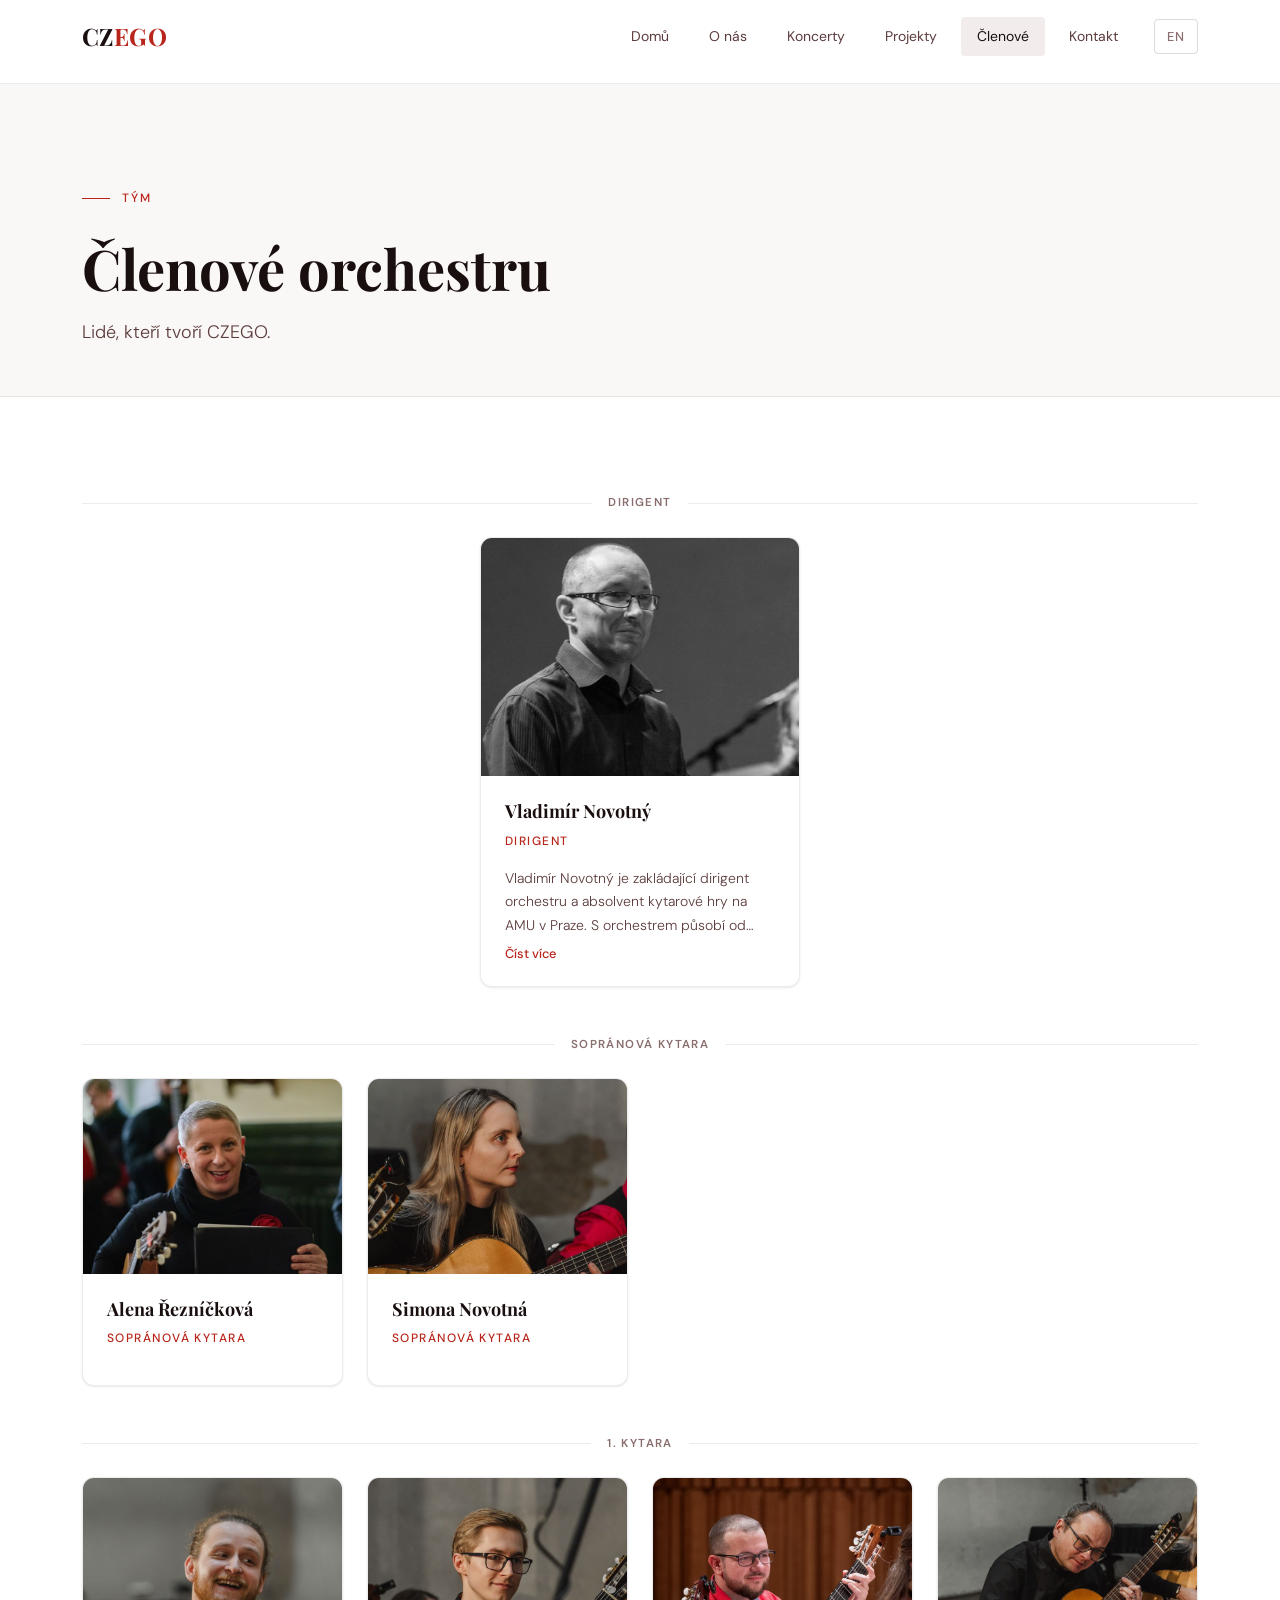
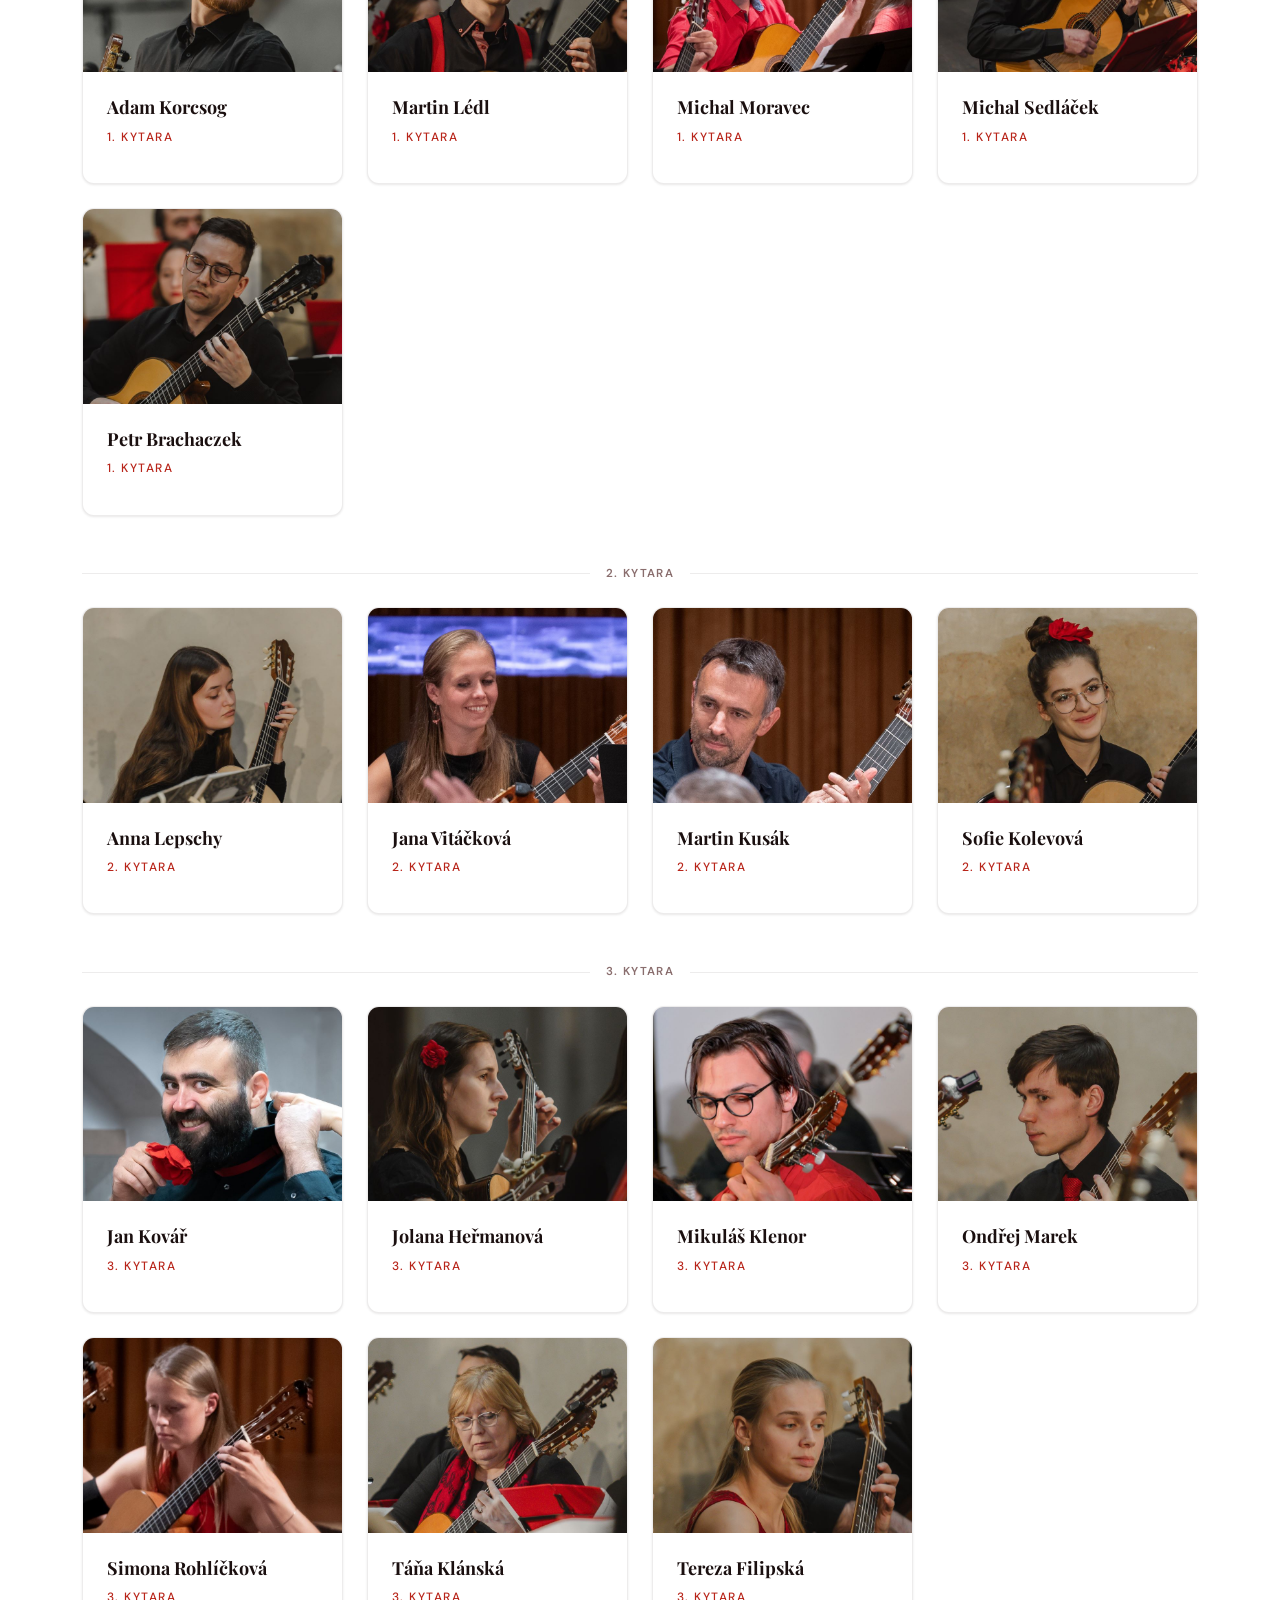
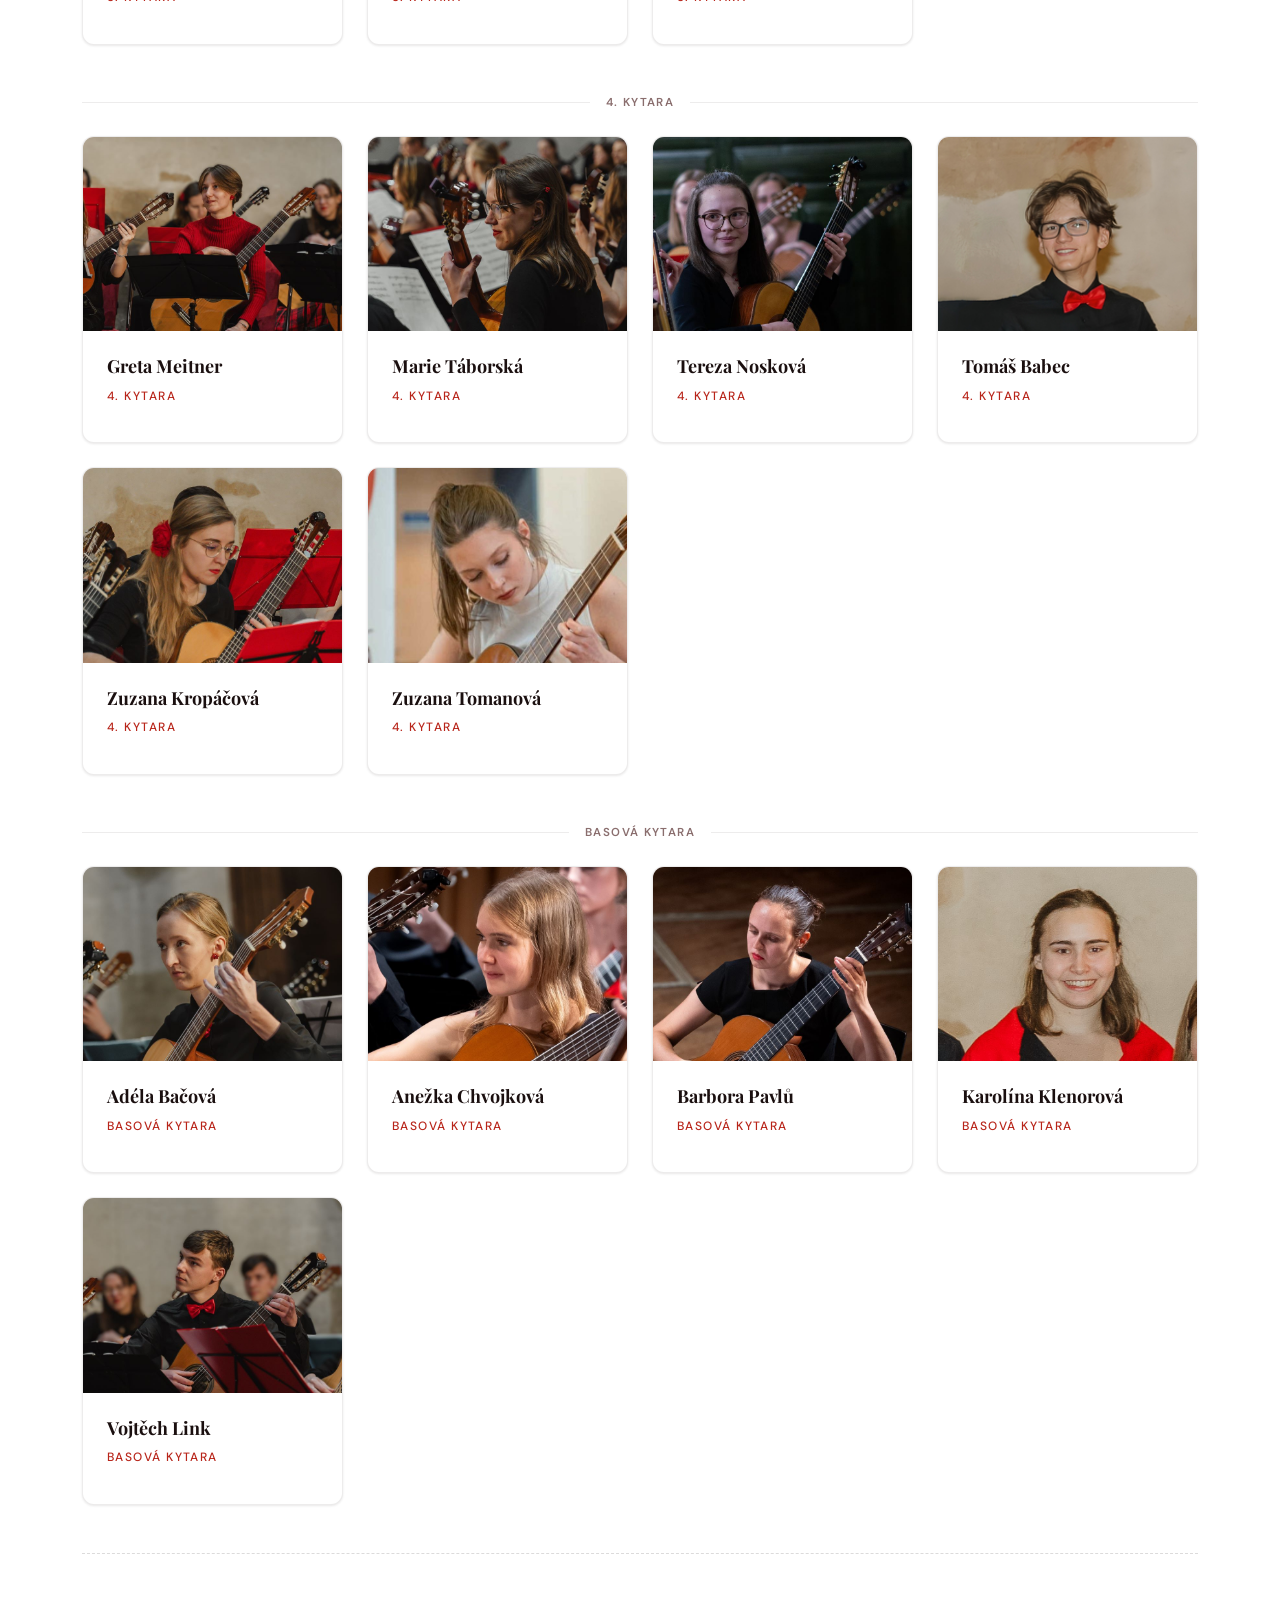
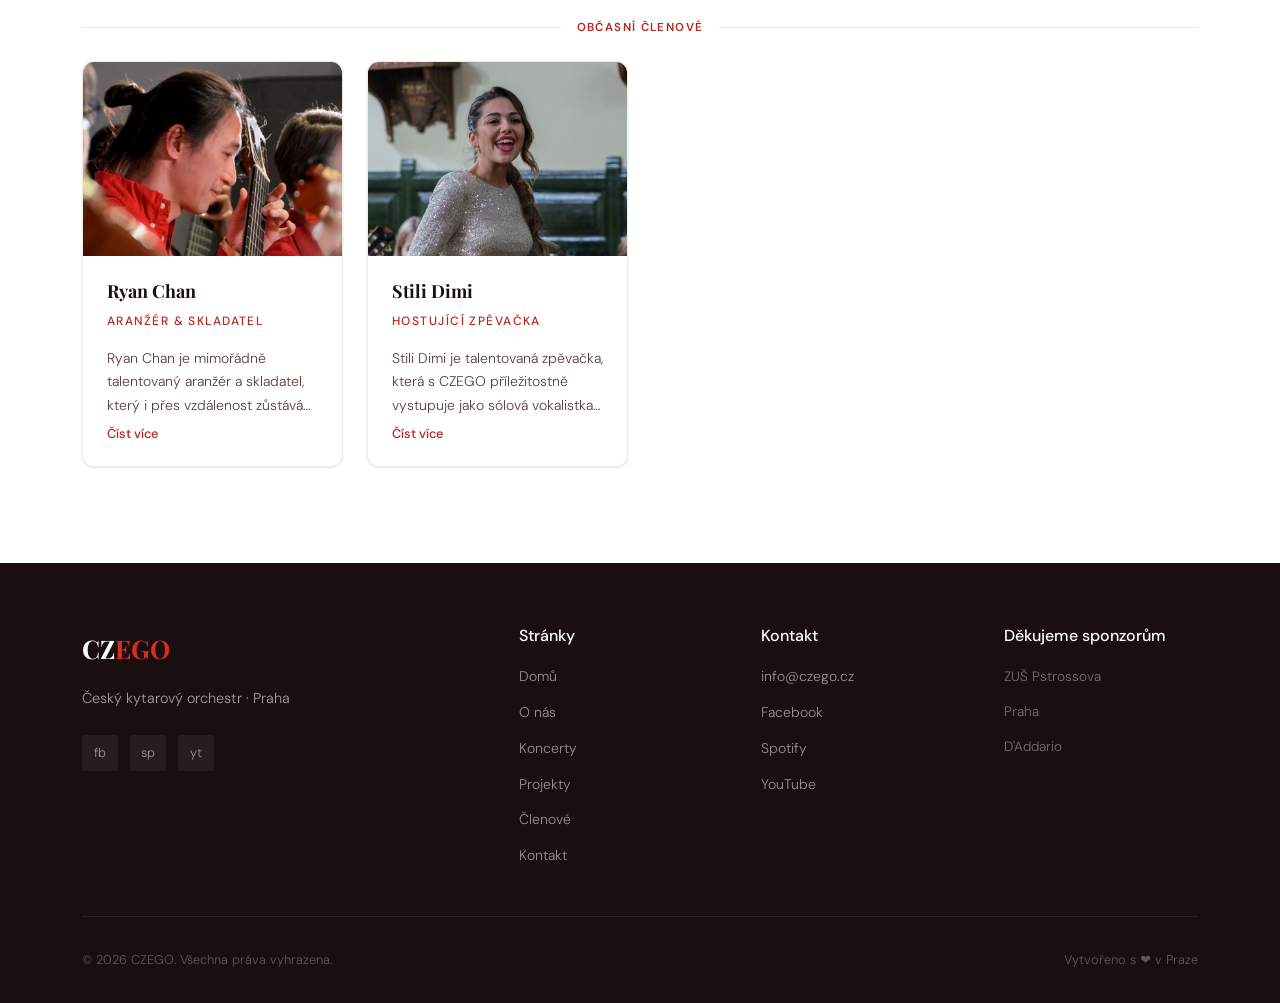
<file: clenove.html>
<!DOCTYPE html>
<html lang="cs">
<head>
  <meta charset="UTF-8">
  <meta name="viewport" content="width=device-width, initial-scale=1.0">
  <title>Členové – CZEGO | Český kytarový orchestr</title>
  <meta name="description" content="Poznejte členy Českého kytarového orchestru CZEGO – dirigent Vladimír Novotný a téměř 30 kytarových nadšenců z celé České republiky.">
  <meta name="robots" content="index, follow">
  <link rel="canonical" href="https://czego.cz/clenove.html">
  <link rel="alternate" hreflang="cs" href="https://czego.cz/clenove.html">
  <link rel="alternate" hreflang="en" href="https://czego.cz/clenove.html">
  <meta property="og:type"        content="website">
  <meta property="og:url"         content="https://czego.cz/clenove.html">
  <meta property="og:title"       content="Členové – CZEGO | Český kytarový orchestr">
  <meta property="og:description" content="Poznejte členy Českého kytarového orchestru CZEGO.">
  <meta property="og:image"       content="https://czego.cz/assets/images/og/og-default.jpg">
  <meta property="og:site_name"   content="CZEGO">
  <meta name="twitter:card"       content="summary_large_image">
  <meta name="twitter:image"      content="https://czego.cz/assets/images/og/og-default.jpg">
  <meta name="theme-color"        content="#B8251A">
  <link rel="preconnect" href="https://fonts.googleapis.com">
  <link rel="preconnect" href="https://fonts.gstatic.com" crossorigin>
  <link rel="stylesheet" href="https://fonts.googleapis.com/css2?family=Playfair+Display:ital,wght@0,400;0,700;1,400&family=DM+Sans:opsz,wght@9..40,300;9..40,400;9..40,500&display=swap">
  <link rel="stylesheet" href="assets/css/main.css">
</head>
<body>

<a class="skip-nav" href="#main-content">Přeskočit na obsah</a>

<header class="site-header" role="banner">
  <div class="container">
    <nav class="nav" aria-label="Hlavní navigace">
      <a class="nav__logo" href="index.html">CZ<span>EGO</span></a>
      <button class="nav__burger" id="nav-burger" aria-label="Otevřít menu" aria-expanded="false" aria-controls="nav-links">
        <span></span><span></span><span></span>
      </button>
      <ul class="nav__links" id="nav-links" role="list"></ul>
    </nav>
  </div>
</header>

<main id="main-content" tabindex="-1">

  <div class="page-header">
    <div class="container">
      <p class="eyebrow" id="ph-eyebrow"></p>
      <h1 id="ph-h1"></h1>
      <p class="lead" id="ph-lead" style="margin-top:1rem"></p>
    </div>
  </div>

  <section class="section">
    <div class="container">
      <div id="members-grid"></div>
    </div>
  </section>

</main>

<footer class="site-footer" role="contentinfo">
  <div class="container" id="site-footer-inner"></div>
</footer>

<script src="assets/js/utils.js"></script>
<script>
(function () {
  const isCs = getLang() === 'cs';
  renderNav('clenove.html');
  renderFooter();

  document.documentElement.lang = getLang();
  if (!isCs) {
    document.title = 'Members – CZEGO | Czech Guitar Orchestra';
    document.querySelector('meta[name="description"]').content = 'Meet the members of the Czech Guitar Orchestra CZEGO – conductor Vladimír Novotný and nearly 30 guitar enthusiasts.';
  }

  document.getElementById('ph-eyebrow').textContent = isCs ? 'Tým' : 'Team';
  document.getElementById('ph-h1').textContent      = isCs ? 'Členové orchestru' : 'Orchestra Members';
  document.getElementById('ph-lead').textContent    = isCs ? 'Lidé, kteří tvoří CZEGO.' : 'The people who make CZEGO.';

  const grid = document.getElementById('members-grid');
  showLoading('members-grid');

  fetchJSON('data/members.json')
    .then(members => {
      const ROLE_ORDER = {
        'Dirigent':         0,
        'Sopránová kytara': 1,
        '1. kytara':        2,
        '2. kytara':        3,
        '3. kytara':        4,
        '4. kytara':        5,
        'Basová kytara':    6,
      };
      const sorted = [...members].sort((a, b) => {
        const ra = ROLE_ORDER[a.role_cs] ?? Infinity;
        const rb = ROLE_ORDER[b.role_cs] ?? Infinity;
        if (ra !== rb) return ra - rb;
        return a.name.localeCompare(b.name, 'cs');
      });
      function memberCardHTML(m) {
        const hasSocial = m.social && (m.social.instagram || m.social.facebook);
        return `
        <div class="member-card reveal">
          <div class="member-card__photo${m.photo_alt ? ' member-card__photo--switchable' : ''}"${m.photo_alt ? ' role="button" tabindex="0" aria-label="Zobrazit další fotku"' : ''}>
            ${m.photo
              ? `<img class="member-card__photo-img member-card__photo-img--primary" src="${escHtml(m.photo)}" alt="${escHtml(m.name)}" loading="lazy" width="400" height="300">`
              : `<div class="member-card__photo-placeholder">${escHtml(initials(m.name))}</div>`}
            ${m.photo_alt ? `<img class="member-card__photo-img member-card__photo-img--alt" src="${escHtml(m.photo_alt)}" alt="${escHtml(m.name)}" loading="lazy" width="400" height="300">` : ''}
            ${m.photo_alt ? `<span class="member-card__photo-hint" aria-hidden="true">📷</span>` : ''}
          </div>
          <div class="member-card__body">
            <div class="member-card__name">${escHtml(m.name)}</div>
            <div class="member-card__role">${escHtml(isCs ? m.role_cs : m.role_en)}</div>
            <p class="member-card__bio">${escHtml(isCs ? m.bio_cs : m.bio_en)}</p>
            ${(isCs ? m.bio_cs : m.bio_en) ? `<button class="member-card__bio-toggle" hidden>${isCs ? 'Číst více' : 'Read more'}</button>` : ''}
            ${hasSocial ? `
            <div class="member-card__social">
              ${m.social.instagram ? `<a href="${escHtml(m.social.instagram)}" target="_blank" rel="noopener noreferrer" aria-label="Instagram">IG</a>` : ''}
              ${m.social.facebook  ? `<a href="${escHtml(m.social.facebook)}"  target="_blank" rel="noopener noreferrer" aria-label="Facebook">FB</a>` : ''}
            </div>` : ''}
          </div>
        </div>`;
      }

      // Odděl hosty od stálých členů
      const regular = sorted.filter(m => !m.guest);
      const guests  = sorted.filter(m =>  m.guest);

      // Seskup stálé členy podle role (zachová pořadí z ROLE_ORDER)
      const groupMap = new Map();
      for (const m of regular) {
        if (!groupMap.has(m.role_cs)) groupMap.set(m.role_cs, { role_cs: m.role_cs, role_en: m.role_en, members: [] });
        groupMap.get(m.role_cs).members.push(m);
      }

      const regularHTML = [...groupMap.values()].map(g => `
        <div class="members-group">
          <div class="members-group__header">
            <span class="members-group__label">${escHtml(isCs ? g.role_cs : g.role_en)}</span>
          </div>
          <div class="members-grid${g.members.length === 1 ? ' members-grid--solo' : ''}">
            ${g.members.map(memberCardHTML).join('')}
          </div>
        </div>`).join('');

      const guestsHTML = guests.length === 0 ? '' : `
        <div class="members-group members-group--guests">
          <div class="members-group__header members-group__header--guests">
            <span class="members-group__label">${isCs ? 'Občasní členové' : 'Guest Members'}</span>
          </div>
          <div class="members-grid${guests.length === 1 ? ' members-grid--solo' : ''}">
            ${guests.map(memberCardHTML).join('')}
          </div>
        </div>`;

      grid.innerHTML = regularHTML + guestsHTML;

      // Rozbalovací bio
      grid.querySelectorAll('.member-card__bio').forEach(bio => {
        if (bio.scrollHeight > bio.clientHeight) {
          const btn = bio.nextElementSibling;
          if (btn && btn.classList.contains('member-card__bio-toggle')) {
            btn.hidden = false;
            btn.addEventListener('click', () => {
              const expanded = bio.classList.toggle('member-card__bio--expanded');
              btn.textContent = expanded
                ? (isCs ? 'Méně' : 'Less')
                : (isCs ? 'Číst více' : 'Read more');
            });
          }
        }
      });

      // Přepínání fotek
      grid.querySelectorAll('.member-card__photo--switchable').forEach(el => {
        const toggle = () => el.classList.toggle('member-card__photo--flipped');
        el.addEventListener('click', toggle);
        el.addEventListener('keydown', e => { if (e.key === 'Enter' || e.key === ' ') { e.preventDefault(); toggle(); } });
      });

      // Structured data pro členy
      const persons = sorted.map(m => ({
        '@context': 'https://schema.org',
        '@type': 'Person',
        'name': m.name,
        'jobTitle': isCs ? m.role_cs : m.role_en,
        'description': isCs ? m.bio_cs : m.bio_en,
        'image': m.photo ? 'https://czego.cz/' + m.photo : undefined,
        'worksFor': { '@type': 'MusicGroup', 'name': 'CZEGO' },
      }));
      const script = document.createElement('script');
      script.type = 'application/ld+json';
      script.textContent = JSON.stringify(persons);
      document.head.appendChild(script);
    })
    .catch(() => showError('members-grid', isCs ? 'Nepodařilo se načíst členy.' : 'Failed to load members.'))
    .finally(() => initReveal());
})();
</script>
</body>
</html>
</file>
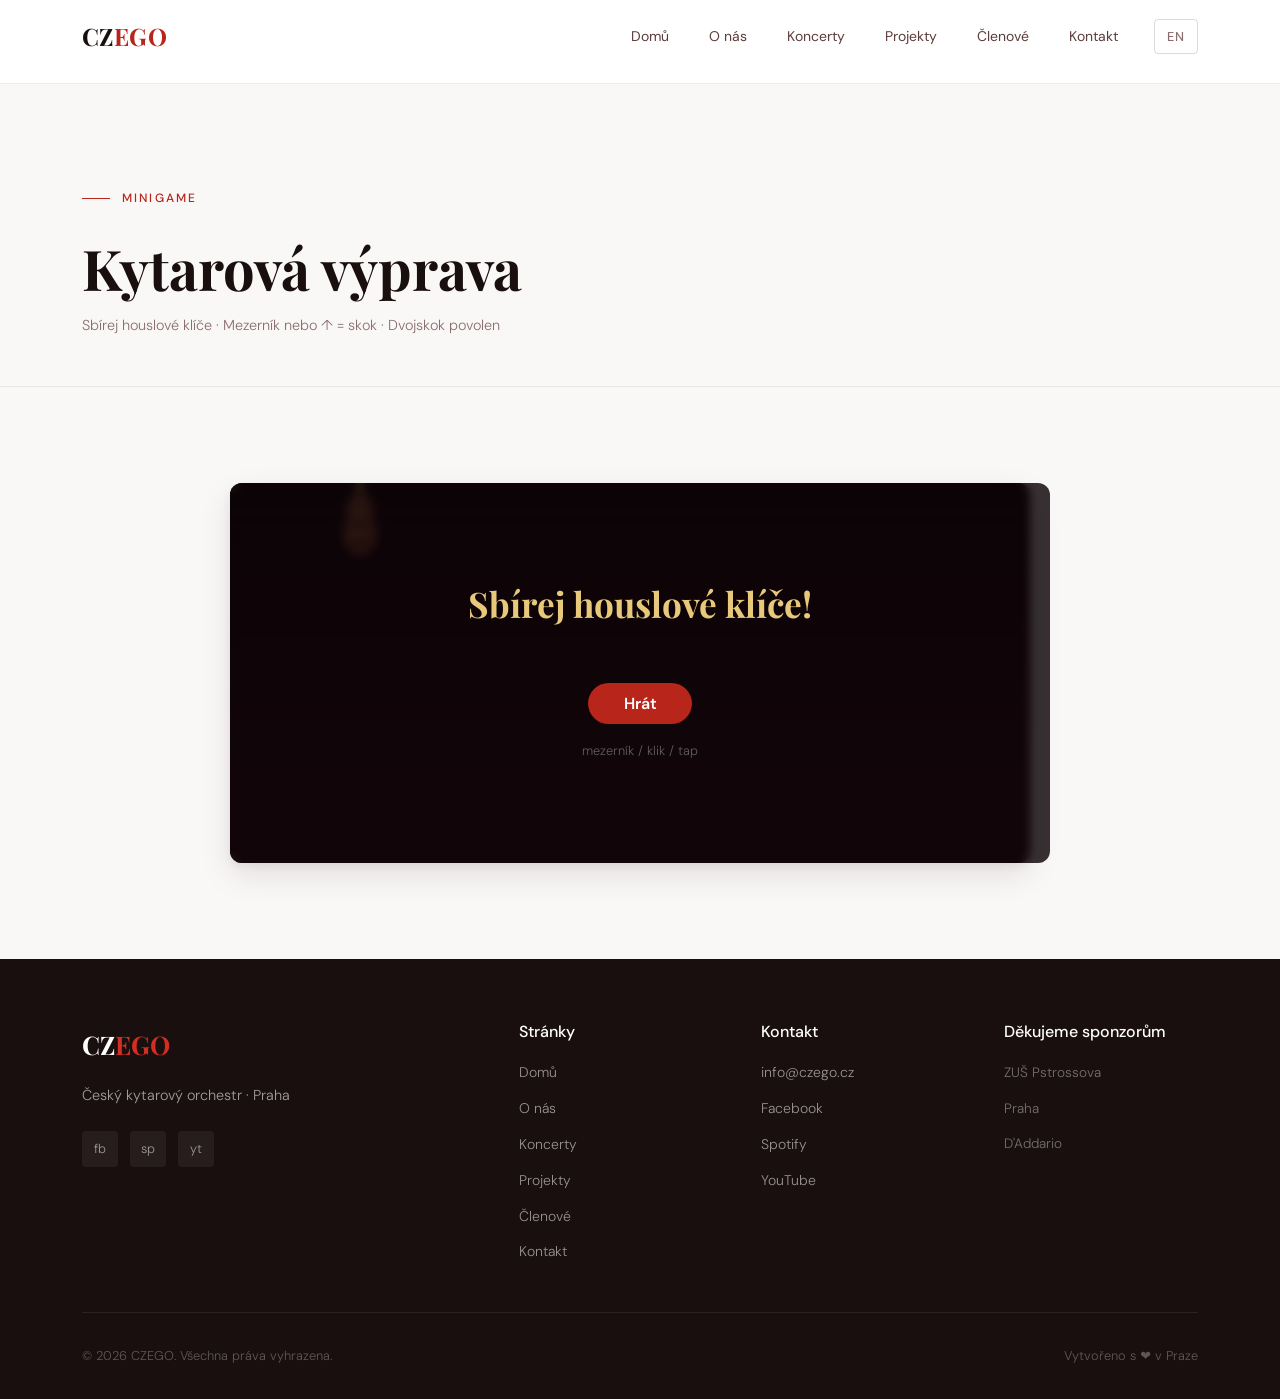
<file: guitarGame.html>
<!DOCTYPE html>
<html lang="cs">
<head>
  <meta charset="UTF-8">
  <meta name="viewport" content="width=device-width, initial-scale=1.0">
  <title>Kytarová hra – CZEGO</title>
  <meta name="robots" content="noindex">
  <link rel="preconnect" href="https://fonts.googleapis.com">
  <link rel="preconnect" href="https://fonts.gstatic.com" crossorigin>
  <link rel="stylesheet" href="https://fonts.googleapis.com/css2?family=Playfair+Display:ital,wght@0,400;0,700;1,400&family=DM+Sans:opsz,wght@9..40,300;9..40,400;9..40,500&display=swap">
  <link rel="stylesheet" href="assets/css/main.css">
  <style>
    #game-wrap {
      position: relative;
      max-width: 820px;
      margin: 0 auto;
      user-select: none;
    }
    #game-canvas {
      display: block;
      width: 100%;
      height: auto;
      border-radius: var(--r-lg);
      box-shadow: var(--shadow-lg);
      cursor: pointer;
    }
    #game-overlay {
      position: absolute;
      inset: 0;
      display: flex;
      flex-direction: column;
      align-items: center;
      justify-content: center;
      gap: 1rem;
      background: rgba(13,4,8,.82);
      border-radius: var(--r-lg);
      backdrop-filter: blur(4px);
    }
    #game-overlay h2 {
      font-family: var(--font-display);
      font-size: clamp(1.4rem, 4vw, 2.2rem);
      color: #e8c87a;
      text-align: center;
    }
    #ov-score {
      font-size: .95rem;
      color: rgba(255,255,255,.6);
      min-height: 1.2em;
    }
    #ov-hint {
      font-size: .8rem;
      color: rgba(255,255,255,.35);
    }
    #ov-btn {
      margin-top: .5rem;
      padding: .65rem 2.2rem;
      background: var(--red);
      color: #fff;
      border: none;
      border-radius: var(--r-full);
      font-family: var(--font-body);
      font-size: 1rem;
      font-weight: 600;
      cursor: pointer;
      transition: background var(--transition);
    }
    #ov-btn:hover { background: var(--red-dark); }
    #mobile-controls {
      display: none;
      justify-content: center;
      gap: 1rem;
      margin-top: 1rem;
    }
    #mobile-controls button {
      width: 64px; height: 64px;
      border-radius: 50%;
      border: 2px solid var(--border-mid);
      background: var(--cream);
      font-size: 1.4rem;
      cursor: pointer;
      transition: background var(--transition);
    }
    #mobile-controls button:active { background: var(--sand-dark); }
    @media (hover: none) {
      #mobile-controls { display: flex; }
    }
  </style>
</head>
<body>

<a class="skip-nav" href="#main-content">Přeskočit na obsah</a>

<header class="site-header" role="banner">
  <div class="container">
    <nav class="nav" aria-label="Hlavní navigace">
      <a class="nav__logo" href="index.html">CZ<span>EGO</span></a>
      <button class="nav__burger" id="nav-burger" aria-label="Otevřít menu" aria-expanded="false" aria-controls="nav-links">
        <span></span><span></span><span></span>
      </button>
      <ul class="nav__links" id="nav-links" role="list"></ul>
    </nav>
  </div>
</header>

<main id="main-content" tabindex="-1">

  <div class="page-header">
    <div class="container">
      <p class="eyebrow">Minigame</p>
      <h1>Kytarová výprava</h1>
      <p class="lead" style="margin-top:.75rem;font-size:.9rem;color:var(--text-muted)">
        Sbírej houslové klíče · Mezerník nebo ↑ = skok · Dvojskok povolen
      </p>
    </div>
  </div>

  <section class="section section--alt">
    <div class="container">
      <div id="game-wrap">
        <canvas id="game-canvas" width="800" height="380" aria-label="Kytarová hra"></canvas>
        <div id="game-overlay">
          <h2 id="ov-title">Sbírej houslové klíče!</h2>
          <p id="ov-score"></p>
          <button id="ov-btn">Hrát</button>
          <p id="ov-hint">mezerník / klik / tap</p>
        </div>
      </div>
      <div id="mobile-controls" aria-hidden="true">
        <button id="btn-jump">↑</button>
      </div>
    </div>
  </section>

</main>

<footer class="site-footer" role="contentinfo">
  <div class="container" id="site-footer-inner"></div>
</footer>

<script src="assets/js/utils.js"></script>
<script>
renderNav('guitarGame.html');
renderFooter();

(function () {
  'use strict';

  const canvas  = document.getElementById('game-canvas');
  const ctx     = canvas.getContext('2d');
  const W = 800, H = 380;
  canvas.width  = W;
  canvas.height = H;

  /* ── Colours ── */
  const C = {
    sky0:    '#0d0408',
    sky1:    '#2a0d14',
    ground:  '#3d1a08',
    groundT: '#6B3220',
    plank:   '#5a2810',
    plankT:  '#7a3828',
    wood:    '#A0522D',
    woodD:   '#6B3226',
    str:     '#D4AF70',
    red:     '#B8251A',
    clef:    '#e8c87a',
    staff:   'rgba(255,255,255,0.06)',
    white:   '#ffffff',
  };

  const GROUND_Y   = H - 55;
  const GRAVITY    = 0.48;
  const JUMP_F     = -16;

  /* ── State ── */
  let state, score, hiScore, distance, speed, tick, bgX, lastEnd;

  hiScore = parseInt(localStorage.getItem('czego_hs') || '0');

  /* ── Player ── */
  const P = { x:130, y:0, w:36, h:72, vy:0, onGround:false, jumps:2, bob:0, angle:0, squish:1 };

  /* ── World ── */
  let platforms = [], clefs = [], spikes = [], particles = [];

  /* ── Input ── */
  const keys = {};
  document.addEventListener('keydown', e => {
    if (keys[e.code]) return;
    keys[e.code] = true;
    if (e.code === 'Space' || e.code === 'ArrowUp') {
      e.preventDefault();
      if (state === 'playing') jump();
      else startGame();
    }
    if (e.code === 'Enter') {
      if (state !== 'playing') startGame();
    }
  });
  document.addEventListener('keyup', e => { keys[e.code] = false; });

  canvas.addEventListener('click',     () => { if (state !== 'playing') startGame(); else jump(); });
  canvas.addEventListener('touchstart', e => { e.preventDefault(); if (state !== 'playing') startGame(); else jump(); }, { passive: false });
  document.getElementById('btn-jump').addEventListener('touchstart', e => { e.preventDefault(); if (state !== 'playing') startGame(); else jump(); }, { passive: false });

  function jump() {
    if (P.jumps > 0) {
      P.vy = JUMP_F * (P.jumps === 2 ? 1 : 0.82);
      P.jumps--;
      P.onGround = false;
      P.squish = 1.35;
    }
  }

  /* ── Procedural generation ── */
  function spawnAhead() {
    while (lastEnd < P.x + W * 2.2) {
      const gap  = 50 + Math.random() * Math.min(110, 50 + distance * 0.012);
      const pw   = 110 + Math.random() * 160;
      const sx   = lastEnd + gap;

      platforms.push({ x: sx, y: GROUND_Y, w: pw, h: 55, ground: true });

      // floating platform
      if (Math.random() < 0.44) {
        const fw = 65 + Math.random() * 80;
        const fy = GROUND_Y - 88 - Math.random() * 55;
        const fx = sx + Math.random() * Math.max(10, pw - fw);
        platforms.push({ x: fx, y: fy, w: fw, h: 13, ground: false });
        if (Math.random() < 0.72)
          clefs.push(mkClef(fx + fw / 2, fy - 34));
      }

      // clef on ground
      if (Math.random() < 0.48)
        clefs.push(mkClef(sx + 20 + Math.random() * (pw - 40), GROUND_Y - 36));

      // spike
      if (Math.random() < 0.28 && pw > 90)
        spikes.push({ x: sx + 28 + Math.random() * (pw - 56), y: GROUND_Y - 22, w: 22, h: 22 });

      lastEnd = sx + pw;
    }

    // Cull behind
    const cull = P.x - W * 0.6;
    platforms = platforms.filter(p => p.x + p.w > cull);
    clefs     = clefs.filter(c => c.x > cull);
    spikes    = spikes.filter(s => s.x > cull);
  }

  function mkClef(x, y) {
    return { x, y, done: false, bob: Math.random() * Math.PI * 2 };
  }

  /* ── Start ── */
  function startGame() {
    state    = 'playing';
    score    = 0;
    distance = 0;
    speed    = 2.4;
    P.x      = 130;
    tick     = 0;
    bgX      = 0;

    P.y = GROUND_Y - P.h;
    P.vy = 0; P.onGround = true; P.jumps = 2; P.angle = 0; P.squish = 1;

    platforms = [{ x: -200, y: GROUND_Y, w: W * 1.6, h: 55, ground: true }];
    clefs     = [];
    spikes    = [];
    particles = [];
    lastEnd   = W * 1.4;
    spawnAhead();

    document.getElementById('game-overlay').style.display = 'none';
  }

  /* ── Update ── */
  function update() {
    if (state !== 'playing') return;

    tick++;
    distance += speed;
    speed     = 2.4 + distance * 0.00015;
    bgX      -= speed * 0.25;
    P.x      += speed;

    /* Physics */
    P.vy     += GRAVITY;
    P.y      += P.vy;
    P.bob    += 0.14;
    P.squish += (1 - P.squish) * 0.18;

    if (!P.onGround) {
      const tgt = P.vy > 0 ? 0.28 : -0.2;
      P.angle  += (tgt - P.angle) * 0.12;
    } else {
      P.angle  *= 0.75;
    }

    /* Platform collision */
    P.onGround = false;
    for (const pl of platforms) {
      const rx = P.x + 5, rw = P.w - 10;
      if (rx + rw > pl.x && rx < pl.x + pl.w) {
        const prevBot = P.y + P.h - P.vy;
        if (prevBot <= pl.y + 4 && P.y + P.h >= pl.y) {
          P.y = pl.y - P.h;
          P.vy = 0;
          P.onGround = true;
          P.jumps = 2;
        }
      }
    }

    /* Collect clefs */
    for (const cl of clefs) {
      if (cl.done) continue;
      if (Math.abs(P.x + P.w / 2 - cl.x) < 26 && Math.abs(P.y + P.h / 2 - cl.y) < 26) {
        cl.done = true;
        score += 10;
        for (let i = 0; i < 9; i++) {
          const a = (i / 9) * Math.PI * 2;
          particles.push({ x: cl.x, y: cl.y, vx: Math.cos(a) * (1.5 + Math.random() * 2.5), vy: Math.sin(a) * (1.5 + Math.random() * 2.5) - 1.5, life: 1 });
        }
      }
    }

    /* Spike / fall */
    for (const s of spikes) {
      if (P.x + P.w - 7 > s.x && P.x + 7 < s.x + s.w && P.y + P.h > s.y + 4 && P.y < s.y + s.h)
        return die();
    }
    if (P.y > H + 60) return die();

    /* Particles */
    for (const pt of particles) {
      pt.x += pt.vx; pt.y += pt.vy;
      pt.vy += 0.12; pt.life -= 0.045;
    }
    particles = particles.filter(p => p.life > 0);

    spawnAhead();
  }

  function die() {
    state = 'dead';
    if (score > hiScore) {
      hiScore = score;
      localStorage.setItem('czego_hs', hiScore);
    }
    const ov = document.getElementById('game-overlay');
    ov.style.display = 'flex';
    document.getElementById('ov-title').textContent  = 'Konec hry!';
    document.getElementById('ov-score').textContent  = `Skóre: ${score}   Rekord: ${hiScore}`;
    document.getElementById('ov-btn').textContent    = 'Hrát znovu';
    document.getElementById('ov-hint').textContent   = 'mezerník / klik / tap';
  }

  /* ── Draw helpers ── */
  function screenX(worldX) { return worldX - P.x + 130; }

  function drawBg() {
    const g = ctx.createLinearGradient(0, 0, 0, GROUND_Y);
    g.addColorStop(0, C.sky0);
    g.addColorStop(1, C.sky1);
    ctx.fillStyle = g;
    ctx.fillRect(0, 0, W, H);

    // Scrolling staff lines
    ctx.strokeStyle = C.staff;
    ctx.lineWidth = 1;
    for (let group = 0; group < 3; group++) {
      const base = 28 + group * 108;
      for (let i = 0; i < 5; i++) {
        const y = base + i * 17;
        ctx.beginPath(); ctx.moveTo(0, y); ctx.lineTo(W, y); ctx.stroke();
      }
    }

    // Background floating notes
    ctx.fillStyle = 'rgba(255,255,255,0.045)';
    ctx.font = '22px serif';
    ctx.textBaseline = 'top';
    const noteChars = ['♩','♪','♫','♬'];
    for (let i = 0; i < 9; i++) {
      const x = ((bgX * 0.6 + i * 95) % (W + 40) + W + 40) % (W + 40) - 20;
      const y = 18 + (i % 4) * 75;
      ctx.fillText(noteChars[i % 4], x, y);
    }
    ctx.textBaseline = 'alphabetic';
  }

  function drawPlatforms() {
    for (const pl of platforms) {
      const rx = screenX(pl.x);
      if (rx + pl.w < -4 || rx > W + 4) continue;
      if (pl.ground) {
        ctx.fillStyle = C.ground;
        ctx.fillRect(rx, pl.y, pl.w, pl.h);
        ctx.fillStyle = C.groundT;
        ctx.fillRect(rx, pl.y, pl.w, 8);
        ctx.fillStyle = '#8B4228';
        ctx.fillRect(rx, pl.y, pl.w, 3);
      } else {
        ctx.fillStyle = C.plank;
        ctx.fillRect(rx, pl.y, pl.w, pl.h);
        ctx.fillStyle = C.plankT;
        ctx.fillRect(rx, pl.y, pl.w, 4);
        ctx.strokeStyle = '#3a1808';
        ctx.lineWidth = 1;
        for (let wx = rx + 14; wx < rx + pl.w - 4; wx += 14) {
          ctx.beginPath(); ctx.moveTo(wx, pl.y + 4); ctx.lineTo(wx, pl.y + pl.h); ctx.stroke();
        }
      }
    }
  }

  function drawSpikes() {
    for (const s of spikes) {
      const rx = screenX(s.x);
      if (rx < -4 || rx > W + 4) continue;
      ctx.fillStyle = '#b0b8c8';
      ctx.beginPath();
      ctx.moveTo(rx, s.y + s.h);
      ctx.lineTo(rx + s.w / 2, s.y);
      ctx.lineTo(rx + s.w, s.y + s.h);
      ctx.closePath();
      ctx.fill();
      ctx.fillStyle = '#d8e0e8';
      ctx.beginPath();
      ctx.moveTo(rx + 3, s.y + s.h);
      ctx.lineTo(rx + s.w / 2, s.y + 4);
      ctx.lineTo(rx + s.w / 2 + 2, s.y + s.h);
      ctx.closePath();
      ctx.fill();
    }
  }

  function drawClefs() {
    ctx.textAlign    = 'center';
    ctx.textBaseline = 'middle';
    for (const cl of clefs) {
      if (cl.done) continue;
      const rx = screenX(cl.x);
      if (rx < -20 || rx > W + 20) continue;
      const bobY = cl.y + Math.sin(tick * 0.065 + cl.bob) * 5;

      // glow
      const grd = ctx.createRadialGradient(rx, bobY, 2, rx, bobY, 24);
      grd.addColorStop(0, 'rgba(232,200,122,0.32)');
      grd.addColorStop(1, 'rgba(232,200,122,0)');
      ctx.fillStyle = grd;
      ctx.beginPath(); ctx.arc(rx, bobY, 24, 0, Math.PI * 2); ctx.fill();

      ctx.font      = 'bold 34px serif';
      ctx.fillStyle = C.clef;
      ctx.fillText('𝄞', rx, bobY);
    }
    ctx.textAlign    = 'left';
    ctx.textBaseline = 'alphabetic';
  }

  function drawGuitar() {
    const bobY = P.onGround ? Math.sin(P.bob) * 2.5 : 0;
    const cx   = 130;
    const cy   = P.y + P.h / 2 + bobY;

    ctx.save();
    ctx.translate(cx, cy);
    ctx.rotate(P.angle);
    ctx.scale(1 / P.squish, P.squish);

    const w = P.w, h = P.h;
    const x = -w / 2, y = -h / 2;

    // Shadow
    if (P.onGround) {
      ctx.fillStyle = 'rgba(0,0,0,0.28)';
      ctx.beginPath();
      ctx.ellipse(0, h / 2 + 6, w * 0.55, 5, 0, 0, Math.PI * 2);
      ctx.fill();
    }

    // --- Lower bout ---
    ctx.fillStyle = C.wood;
    ctx.beginPath();
    ctx.ellipse(0, y + h * 0.70, w * 0.47, h * 0.30, 0, 0, Math.PI * 2);
    ctx.fill();

    // --- Upper bout ---
    ctx.beginPath();
    ctx.ellipse(0, y + h * 0.40, w * 0.38, h * 0.25, 0, 0, Math.PI * 2);
    ctx.fill();

    // --- Waist fill ---
    ctx.fillRect(x + w * 0.19, y + h * 0.34, w * 0.62, h * 0.39);

    // --- Body shading ---
    ctx.strokeStyle = C.woodD;
    ctx.lineWidth = 1.5;
    ctx.beginPath(); ctx.ellipse(0, y + h * 0.70, w * 0.47, h * 0.30, 0, 0, Math.PI * 2); ctx.stroke();
    ctx.beginPath(); ctx.ellipse(0, y + h * 0.40, w * 0.38, h * 0.25, 0, 0, Math.PI * 2); ctx.stroke();

    // --- Highlight on body ---
    ctx.fillStyle = 'rgba(255,255,255,0.08)';
    ctx.beginPath(); ctx.ellipse(-w * 0.1, y + h * 0.42, w * 0.12, h * 0.14, -0.4, 0, Math.PI * 2); ctx.fill();
    ctx.beginPath(); ctx.ellipse(-w * 0.1, y + h * 0.70, w * 0.14, h * 0.15, -0.4, 0, Math.PI * 2); ctx.fill();

    // --- Sound hole ---
    ctx.fillStyle = '#1a0808';
    ctx.beginPath(); ctx.arc(0, y + h * 0.57, w * 0.15, 0, Math.PI * 2); ctx.fill();
    ctx.strokeStyle = C.woodD; ctx.lineWidth = 1;
    ctx.stroke();
    // Rosette ring
    ctx.strokeStyle = C.str; ctx.lineWidth = 0.6;
    ctx.beginPath(); ctx.arc(0, y + h * 0.57, w * 0.13, 0, Math.PI * 2); ctx.stroke();

    // --- Neck ---
    ctx.fillStyle = C.woodD;
    ctx.fillRect(x + w * 0.38, y - h * 0.14, w * 0.24, h * 0.52);
    ctx.fillStyle = '#7a4530';
    ctx.fillRect(x + w * 0.41, y - h * 0.14, w * 0.08, h * 0.50);
    // Fret lines
    ctx.strokeStyle = 'rgba(255,255,255,0.18)'; ctx.lineWidth = 0.8;
    for (let f = 0; f < 5; f++) {
      const fy = y + h * 0.36 - f * h * 0.1;
      ctx.beginPath(); ctx.moveTo(x + w * 0.38, fy); ctx.lineTo(x + w * 0.62, fy); ctx.stroke();
    }

    // --- Headstock ---
    ctx.fillStyle = C.woodD;
    ctx.fillRect(x + w * 0.31, y - h * 0.22, w * 0.38, h * 0.11);
    ctx.fillStyle = '#5a2a1a';
    ctx.fillRect(x + w * 0.31, y - h * 0.12, w * 0.38, h * 0.02);

    // --- Tuning pegs ---
    ctx.fillStyle = '#909090';
    for (let i = 0; i < 3; i++) {
      const px = x + w * 0.34 + i * w * 0.13;
      ctx.beginPath(); ctx.arc(px, y - h * 0.24, 2.8, 0, Math.PI * 2); ctx.fill();
      ctx.beginPath(); ctx.arc(px, y - h * 0.115, 2.8, 0, Math.PI * 2); ctx.fill();
    }

    // --- Strings ---
    for (let i = 0; i < 6; i++) {
      const sx = x + w * 0.362 + i * w * 0.052;
      ctx.strokeStyle = i < 2 ? '#d4aa60' : i < 4 ? '#c09848' : '#a88038';
      ctx.lineWidth = i < 2 ? 0.5 : i < 4 ? 0.8 : 1.1;
      ctx.globalAlpha = 0.85;
      ctx.beginPath(); ctx.moveTo(sx, y - h * 0.14); ctx.lineTo(sx, y + h * 0.86); ctx.stroke();
    }
    ctx.globalAlpha = 1;

    // --- Bridge ---
    ctx.fillStyle = '#1e0e06';
    ctx.fillRect(x + w * 0.28, y + h * 0.80, w * 0.44, h * 0.05);

    ctx.restore();
  }

  function drawParticles() {
    ctx.textAlign = 'center'; ctx.textBaseline = 'middle';
    for (const pt of particles) {
      ctx.globalAlpha = Math.max(0, pt.life);
      ctx.fillStyle   = C.clef;
      ctx.font        = '15px serif';
      ctx.fillText('♪', screenX(pt.x), pt.y);
    }
    ctx.globalAlpha = 1;
    ctx.textAlign = 'left'; ctx.textBaseline = 'alphabetic';
  }

  function drawHUD() {
    // Score box
    ctx.fillStyle = 'rgba(0,0,0,0.48)';
    ctx.beginPath(); ctx.roundRect(W - 175, 10, 162, 42, 8); ctx.fill();
    ctx.textAlign = 'right';
    ctx.fillStyle = 'rgba(255,255,255,0.38)';
    ctx.font      = '10px sans-serif';
    ctx.fillText(`REKORD  ${hiScore}`, W - 16, 23);
    ctx.fillStyle = C.clef;
    ctx.font      = 'bold 18px sans-serif';
    ctx.fillText(`𝄞  ${score}`, W - 16, 43);
    ctx.textAlign = 'left';

    // Speed bar
    ctx.fillStyle = 'rgba(0,0,0,0.42)';
    ctx.beginPath(); ctx.roundRect(12, 12, 98, 34, 6); ctx.fill();
    ctx.fillStyle = 'rgba(255,255,255,0.3)';
    ctx.font = '9px sans-serif';
    ctx.fillText('RYCHLOST', 18, 23);
    const bars = Math.min(8, Math.floor((speed - 3.8) / 0.45) + 1);
    for (let i = 0; i < 8; i++) {
      ctx.fillStyle = i < bars ? C.red : 'rgba(255,255,255,0.12)';
      ctx.fillRect(18 + i * 11, 27, 8, 11);
    }
  }

  /* ── Main loop ── */
  function loop() {
    update();
    ctx.clearRect(0, 0, W, H);
    drawBg();
    drawPlatforms();
    drawSpikes();
    drawClefs();
    drawGuitar();
    drawParticles();
    if (state === 'playing') drawHUD();
    requestAnimationFrame(loop);
  }

  /* ── Responsive canvas ── */
  function resize() {
    const mw = Math.min(canvas.parentElement.clientWidth, W);
    canvas.style.width  = mw + 'px';
    canvas.style.height = (mw / W * H) + 'px';
  }
  window.addEventListener('resize', resize);
  resize();

  loop();
})();
</script>
</body>
</html>
</file>
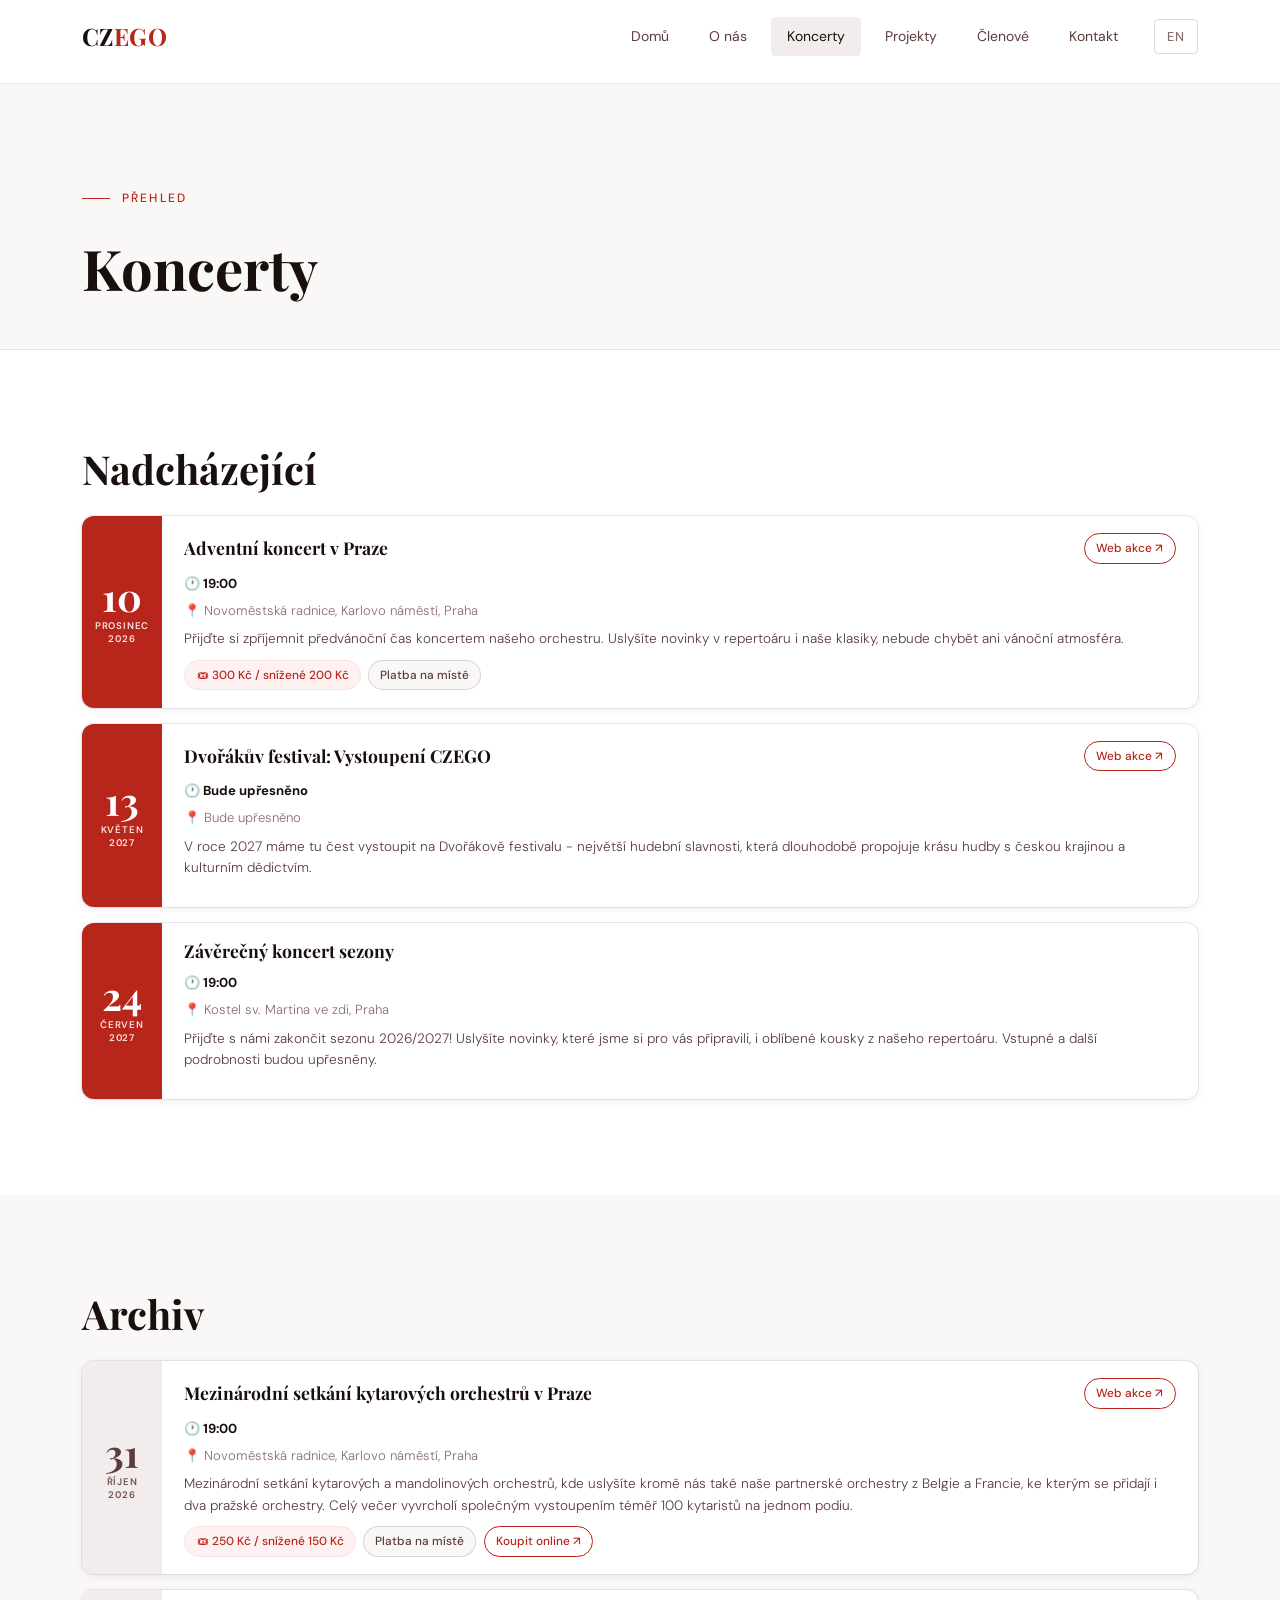
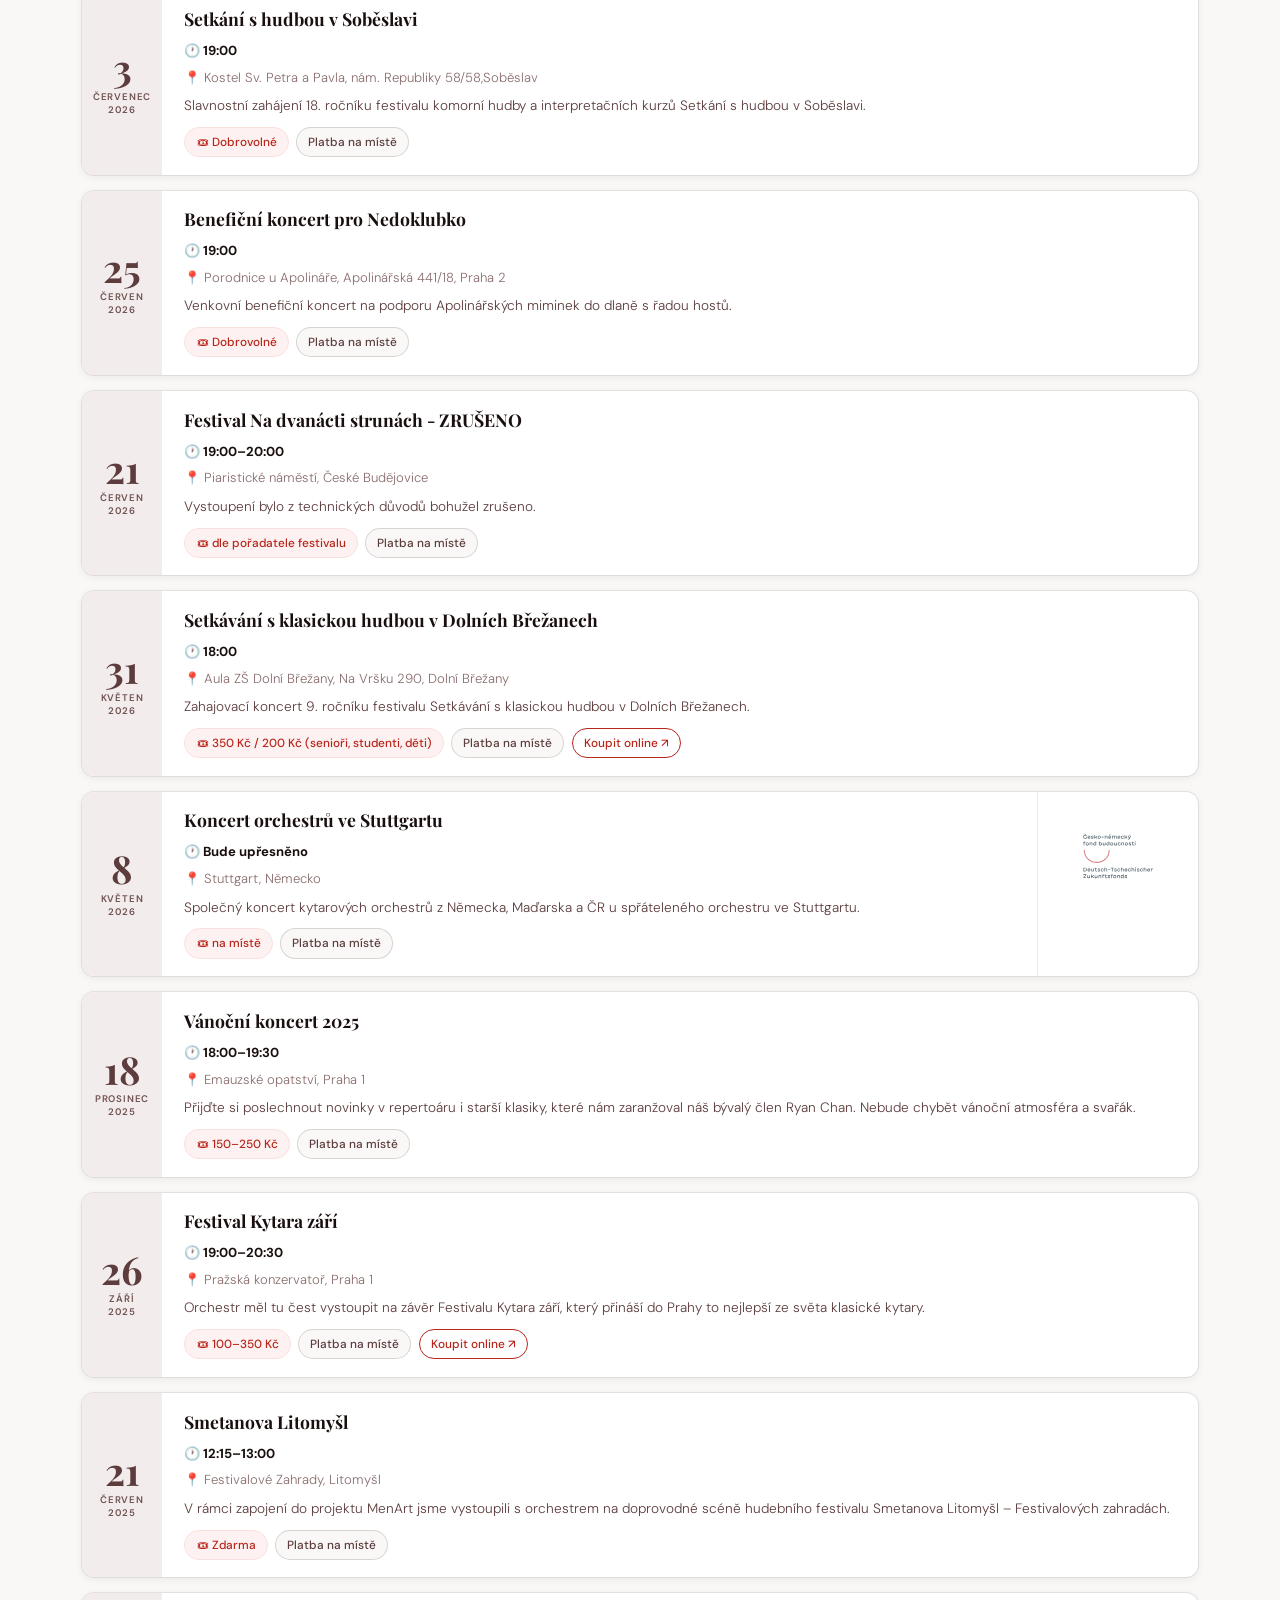
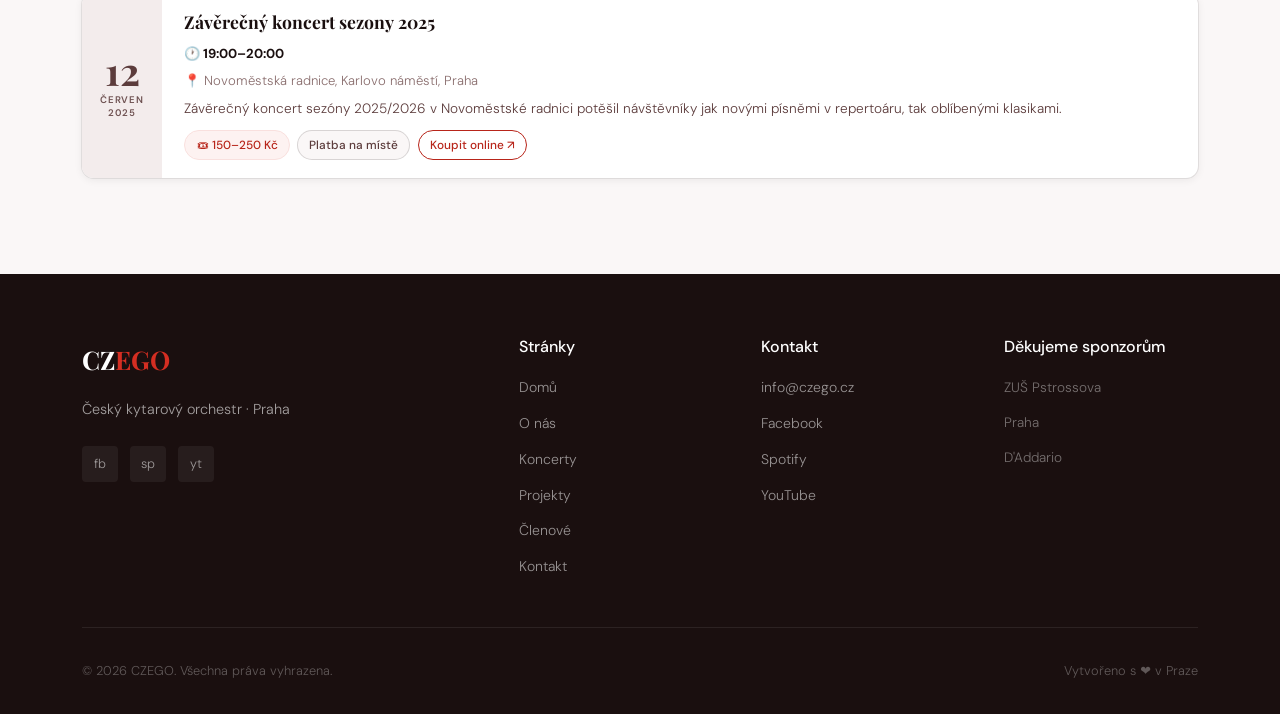
<file: koncerty.html>
<!DOCTYPE html>
<html lang="cs">
<head>
  <meta charset="UTF-8">
  <meta name="viewport" content="width=device-width, initial-scale=1.0">
  <title>Koncerty – CZEGO | Český kytarový orchestr</title>
  <meta name="description" content="Přehled všech koncertů Českého kytarového orchestru CZEGO – nadcházející vystoupení i archiv proběhlých koncertů v Praze a po celé ČR.">
  <meta name="robots" content="index, follow">
  <link rel="canonical" href="https://czego.cz/koncerty.html">
  <link rel="alternate" hreflang="cs" href="https://czego.cz/koncerty.html">
  <link rel="alternate" hreflang="en" href="https://czego.cz/koncerty.html">
  <meta property="og:type"        content="website">
  <meta property="og:url"         content="https://czego.cz/koncerty.html">
  <meta property="og:title"       content="Koncerty – CZEGO | Český kytarový orchestr">
  <meta property="og:description" content="Nadcházející koncerty i archiv – Český kytarový orchestr CZEGO.">
  <meta property="og:image"       content="https://czego.cz/assets/images/og/og-default.jpg">
  <meta property="og:site_name"   content="CZEGO">
  <meta name="twitter:card"       content="summary_large_image">
  <meta name="twitter:image"      content="https://czego.cz/assets/images/og/og-default.jpg">
  <meta name="theme-color"        content="#B8251A">
  <link rel="preconnect" href="https://fonts.googleapis.com">
  <link rel="preconnect" href="https://fonts.gstatic.com" crossorigin>
  <link rel="stylesheet" href="https://fonts.googleapis.com/css2?family=Playfair+Display:ital,wght@0,400;0,700;1,400&family=DM+Sans:opsz,wght@9..40,300;9..40,400;9..40,500&display=swap">
  <link rel="stylesheet" href="assets/css/main.css">
</head>
<body>

<a class="skip-nav" href="#main-content">Přeskočit na obsah</a>

<header class="site-header" role="banner">
  <div class="container">
    <nav class="nav" aria-label="Hlavní navigace">
      <a class="nav__logo" href="index.html">CZ<span>EGO</span></a>
      <button class="nav__burger" id="nav-burger" aria-label="Otevřít menu" aria-expanded="false" aria-controls="nav-links">
        <span></span><span></span><span></span>
      </button>
      <ul class="nav__links" id="nav-links" role="list"></ul>
    </nav>
  </div>
</header>

<main id="main-content" tabindex="-1">

  <div class="page-header">
    <div class="container">
      <p class="eyebrow" id="ph-eyebrow"></p>
      <h1 id="ph-h1"></h1>
    </div>
  </div>

  <!-- NADCHÁZEJÍCÍ -->
  <section class="section" aria-labelledby="upcoming-h2">
    <div class="container">
      <h2 id="upcoming-h2" style="margin-bottom:1.5rem"></h2>
      <div id="upcoming-grid"></div>
    </div>
  </section>

  <!-- ARCHIV -->
  <section class="section section--alt" aria-labelledby="past-h2">
    <div class="container">
      <h2 id="past-h2" style="margin-bottom:1.5rem"></h2>
      <div id="past-grid"></div>
    </div>
  </section>

</main>

<footer class="site-footer" role="contentinfo">
  <div class="container" id="site-footer-inner"></div>
</footer>

<script src="assets/js/utils.js"></script>
<script>
(function () {
  const isCs = getLang() === 'cs';
  renderNav('koncerty.html');
  renderFooter();

  document.documentElement.lang = getLang();
  if (!isCs) {
    document.title = 'Concerts – CZEGO | Czech Guitar Orchestra';
    document.querySelector('meta[name="description"]').content = 'Overview of all Czech Guitar Orchestra CZEGO concerts – upcoming performances and archive of past concerts.';
  }

  document.getElementById('ph-eyebrow').textContent = isCs ? 'Přehled' : 'Overview';
  document.getElementById('ph-h1').textContent      = isCs ? 'Koncerty' : 'Concerts';
  document.getElementById('upcoming-h2').textContent = isCs ? 'Nadcházející' : 'Upcoming';
  document.getElementById('past-h2').textContent    = isCs ? 'Archiv' : 'Archive';

  showLoading('upcoming-grid');
  showLoading('past-grid');

  fetchJSON('data/concerts.json')
    .then(concerts => {
      const upcoming = sortByDate(concerts.filter(c =>  isUpcoming(c.date)), 'asc');
      const past     = sortByDate(concerts.filter(c => !isUpcoming(c.date)), 'desc');

      const upEl   = document.getElementById('upcoming-grid');
      const pastEl = document.getElementById('past-grid');

      upEl.innerHTML = upcoming.length === 0
        ? `<p class="empty-state">${isCs ? 'Momentálně nejsou naplánované žádné koncerty.' : 'No concerts are currently scheduled.'}</p>`
        : `<div class="concerts-list">${upcoming.map(concertRowHTML).join('')}</div>`;

      pastEl.innerHTML = past.length === 0
        ? `<p class="empty-state">${isCs ? 'Zatím žádné proběhlé koncerty.' : 'No past concerts yet.'}</p>`
        : `<div class="concerts-list">${past.map(concertRowHTML).join('')}</div>`;

      // Structured data pro budoucí koncerty
      if (upcoming.length > 0) {
        const events = upcoming.map(c => ({
          '@context': 'https://schema.org',
          '@type': 'Event',
          'name': isCs ? c.title_cs : c.title_en,
          'startDate': c.date + (c.time ? 'T' + c.time.split('–')[0].trim() : ''),
          'location': { '@type': 'Place', 'name': c.venue },
          'organizer': { '@type': 'MusicGroup', 'name': 'CZEGO' },
          'description': isCs ? c.description_cs : c.description_en,
        }));
        const script = document.createElement('script');
        script.type = 'application/ld+json';
        script.textContent = JSON.stringify(events);
        document.head.appendChild(script);
      }
    })
    .catch(() => {
      showError('upcoming-grid', isCs ? 'Nepodařilo se načíst koncerty.' : 'Failed to load concerts.');
      showError('past-grid', '');
    })
    .finally(() => initReveal());
})();
</script>
</body>
</html>
</file>
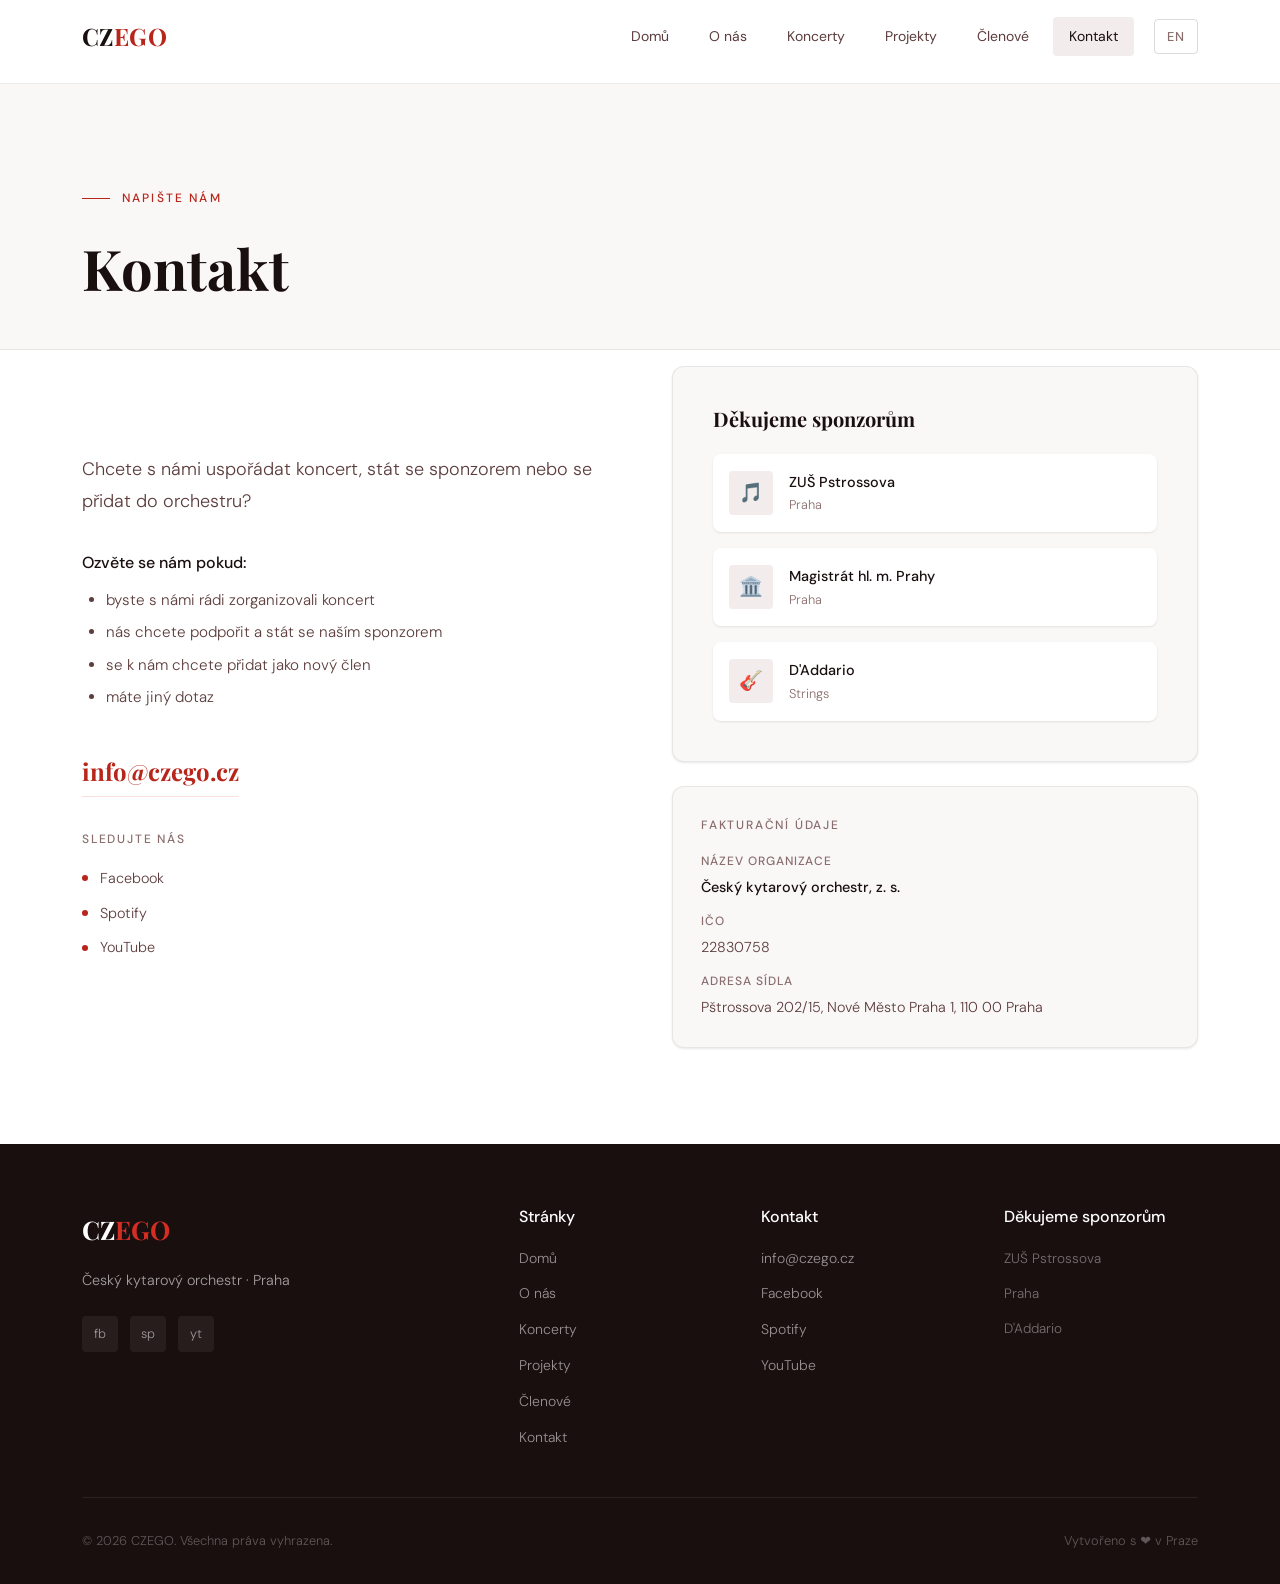
<file: kontakt.html>
<!DOCTYPE html>
<html lang="cs">
<head>
  <meta charset="UTF-8">
  <meta name="viewport" content="width=device-width, initial-scale=1.0">
  <title>Kontakt – CZEGO | Český kytarový orchestr</title>
  <meta name="description" content="Kontaktujte Český kytarový orchestr CZEGO – info@czego.cz. Pro organizaci koncertů, sponzoring nebo přihlášení za člena.">
  <meta name="robots" content="index, follow">
  <link rel="canonical" href="https://czego.cz/kontakt.html">
  <link rel="alternate" hreflang="cs" href="https://czego.cz/kontakt.html">
  <link rel="alternate" hreflang="en" href="https://czego.cz/kontakt.html">
  <meta property="og:type"        content="website">
  <meta property="og:url"         content="https://czego.cz/kontakt.html">
  <meta property="og:title"       content="Kontakt – CZEGO | Český kytarový orchestr">
  <meta property="og:description" content="Kontaktujte Český kytarový orchestr CZEGO – info@czego.cz.">
  <meta property="og:image"       content="https://czego.cz/assets/images/og/og-default.jpg">
  <meta property="og:site_name"   content="CZEGO">
  <meta name="twitter:card"       content="summary_large_image">
  <meta name="twitter:image"      content="https://czego.cz/assets/images/og/og-default.jpg">
  <meta name="theme-color"        content="#B8251A">
  <script type="application/ld+json">
  {
    "@context": "https://schema.org",
    "@type": "ContactPage",
    "name": "Kontakt – CZEGO",
    "url": "https://czego.cz/kontakt.html",
    "isPartOf": { "@type": "WebSite", "url": "https://czego.cz" },
    "mainEntity": {
      "@type": "MusicGroup",
      "name": "CZEGO",
      "email": "info@czego.cz",
      "sameAs": [
        "https://www.facebook.com/czegocz",
        "https://open.spotify.com/artist/2Kd9Xiqasp6kTFfpBVBGKI",
        "https://www.youtube.com/@CzechGuitarOrchestra"
      ]
    }
  }
  </script>
  <link rel="preconnect" href="https://fonts.googleapis.com">
  <link rel="preconnect" href="https://fonts.gstatic.com" crossorigin>
  <link rel="stylesheet" href="https://fonts.googleapis.com/css2?family=Playfair+Display:ital,wght@0,400;0,700;1,400&family=DM+Sans:opsz,wght@9..40,300;9..40,400;9..40,500&display=swap">
  <link rel="stylesheet" href="assets/css/main.css">
</head>
<body>

<a class="skip-nav" href="#main-content">Přeskočit na obsah</a>

<header class="site-header" role="banner">
  <div class="container">
    <nav class="nav" aria-label="Hlavní navigace">
      <a class="nav__logo" href="index.html">CZ<span>EGO</span></a>
      <button class="nav__burger" id="nav-burger" aria-label="Otevřít menu" aria-expanded="false" aria-controls="nav-links">
        <span></span><span></span><span></span>
      </button>
      <ul class="nav__links" id="nav-links" role="list"></ul>
    </nav>
  </div>
</header>

<main id="main-content" tabindex="-1">

  <div class="page-header">
    <div class="container">
      <p class="eyebrow" id="ph-eyebrow"></p>
      <h1 id="ph-h1"></h1>
    </div>
  </div>

  <section class="section" style="padding-top:var(--sp-4)">
    <div class="container">
      <div class="two-col">

        <!-- Levý sloupec -->
        <div class="reveal">
          <p class="lead" id="contact-lead"></p>

          <p id="reasons-title" style="font-weight:500;margin-top:2rem;margin-bottom:.75rem"></p>
          <ul id="reasons-list" style="list-style:disc;padding-left:1.5rem;color:var(--text-secondary);display:flex;flex-direction:column;gap:.4rem;font-size:.95rem"></ul>

          <div style="margin-top:2.5rem">
            <a href="mailto:info@czego.cz"
               style="font-family:var(--font-display);font-size:1.5rem;font-weight:700;color:var(--red);border-bottom:1.5px solid var(--red-tint2);padding-bottom:.3rem;display:inline-block;margin-bottom:2rem;transition:border-color .2s"
               onmouseover="this.style.borderColor='var(--red)'"
               onmouseout="this.style.borderColor='var(--red-tint2)'">
              info@czego.cz
            </a>

            <p id="social-title" style="font-size:.75rem;font-weight:500;letter-spacing:.15em;text-transform:uppercase;color:var(--text-muted);margin-bottom:1rem"></p>
            <div style="display:flex;flex-direction:column;gap:.65rem">
              <a href="https://www.facebook.com/czegocz" target="_blank" rel="noopener noreferrer"
                 style="display:flex;align-items:center;gap:.75rem;color:var(--text-secondary);font-size:.9rem;transition:color .2s"
                 onmouseover="this.style.color='var(--ink)'" onmouseout="this.style.color='var(--text-secondary)'">
                <span style="width:6px;height:6px;border-radius:50%;background:var(--red);flex-shrink:0;display:inline-block"></span>Facebook
              </a>
              <a href="https://open.spotify.com/artist/2Kd9Xiqasp6kTFfpBVBGKI" target="_blank" rel="noopener noreferrer"
                 style="display:flex;align-items:center;gap:.75rem;color:var(--text-secondary);font-size:.9rem;transition:color .2s"
                 onmouseover="this.style.color='var(--ink)'" onmouseout="this.style.color='var(--text-secondary)'">
                <span style="width:6px;height:6px;border-radius:50%;background:var(--red);flex-shrink:0;display:inline-block"></span>Spotify
              </a>
              <a href="https://www.youtube.com/@CzechGuitarOrchestra" target="_blank" rel="noopener noreferrer"
                 style="display:flex;align-items:center;gap:.75rem;color:var(--text-secondary);font-size:.9rem;transition:color .2s"
                 onmouseover="this.style.color='var(--ink)'" onmouseout="this.style.color='var(--text-secondary)'">
                <span style="width:6px;height:6px;border-radius:50%;background:var(--red);flex-shrink:0;display:inline-block"></span>YouTube
              </a>
            </div>
          </div>
        </div>

        <!-- Pravý sloupec – sponzoři + právní info -->
        <div class="reveal reveal-delay-2">
          <!-- Sponzoři -->
          <div style="background:var(--cream);border:1px solid var(--border-light);border-radius:var(--r-lg);padding:2.5rem;box-shadow:var(--shadow-sm)">
            <h2 id="sponsors-title" style="font-size:1.25rem;margin-bottom:1.5rem"></h2>
            <div style="display:flex;flex-direction:column;gap:1rem">
              <div style="display:flex;align-items:center;gap:1rem;padding:1rem;background:var(--white);border-radius:var(--r-md);box-shadow:var(--shadow-sm)">
                <div style="width:44px;height:44px;border-radius:var(--r-sm);background:var(--sand);display:flex;align-items:center;justify-content:center;font-size:1.2rem;flex-shrink:0">🎵</div>
                <div>
                  <div style="font-weight:500;font-size:.9rem">ZUŠ Pstrossova</div>
                  <div style="font-size:.8rem;color:var(--text-muted)">Praha</div>
                </div>
              </div>
              <div style="display:flex;align-items:center;gap:1rem;padding:1rem;background:var(--white);border-radius:var(--r-md);box-shadow:var(--shadow-sm)">
                <div style="width:44px;height:44px;border-radius:var(--r-sm);background:var(--sand);display:flex;align-items:center;justify-content:center;font-size:1.2rem;flex-shrink:0">🏛️</div>
                <div>
                  <div style="font-weight:500;font-size:.9rem">Magistrát hl. m. Prahy</div>
                  <div style="font-size:.8rem;color:var(--text-muted)">Praha</div>
                </div>
              </div>
              <div style="display:flex;align-items:center;gap:1rem;padding:1rem;background:var(--white);border-radius:var(--r-md);box-shadow:var(--shadow-sm)">
                <div style="width:44px;height:44px;border-radius:var(--r-sm);background:var(--sand);display:flex;align-items:center;justify-content:center;font-size:1.2rem;flex-shrink:0">🎸</div>
                <div>
                  <div style="font-weight:500;font-size:.9rem">D'Addario</div>
                  <div style="font-size:.8rem;color:var(--text-muted)">Strings</div>
                </div>
              </div>
            </div>
          </div>

          <!-- Fakturační údaje -->
          <div style="background:var(--cream);border:1px solid var(--border-light);border-radius:var(--r-lg);padding:1.75rem;box-shadow:var(--shadow-sm);margin-top:1.5rem">
            <p id="legal-title" style="font-size:.75rem;font-weight:500;letter-spacing:.15em;text-transform:uppercase;color:var(--text-muted);margin-bottom:1rem"></p>
            <dl style="display:flex;flex-direction:column;gap:.75rem">
              <div>
                <dt id="legal-name-label" style="font-size:.75rem;font-weight:500;letter-spacing:.08em;text-transform:uppercase;color:var(--text-muted);margin-bottom:.2rem"></dt>
                <dd style="font-size:.9rem;font-weight:500;color:var(--ink)">Český kytarový orchestr, z. s.</dd>
              </div>
              <div>
                <dt id="legal-ico-label" style="font-size:.75rem;font-weight:500;letter-spacing:.08em;text-transform:uppercase;color:var(--text-muted);margin-bottom:.2rem"></dt>
                <dd style="font-size:.9rem;color:var(--text-secondary)">22830758</dd>
              </div>
              <div>
                <dt id="legal-addr-label" style="font-size:.75rem;font-weight:500;letter-spacing:.08em;text-transform:uppercase;color:var(--text-muted);margin-bottom:.2rem"></dt>
                <dd style="font-size:.9rem;color:var(--text-secondary)">Pštrossova 202/15, Nové Město Praha 1, 110 00 Praha</dd>
              </div>
            </dl>
          </div>
        </div>

      </div>
    </div>
  </section>

</main>

<footer class="site-footer" role="contentinfo">
  <div class="container" id="site-footer-inner"></div>
</footer>

<script src="assets/js/utils.js"></script>
<script>
(function () {
  const isCs = getLang() === 'cs';
  renderNav('kontakt.html');
  renderFooter();

  document.documentElement.lang = getLang();
  if (!isCs) {
    document.title = 'Contact – CZEGO | Czech Guitar Orchestra';
    document.querySelector('meta[name="description"]').content = 'Contact the Czech Guitar Orchestra CZEGO – info@czego.cz. For concert organisation, sponsorship or membership.';
  }

  document.getElementById('ph-eyebrow').textContent  = isCs ? 'Napište nám' : 'Get in touch';
  document.getElementById('ph-h1').textContent       = isCs ? 'Kontakt' : 'Contact';
  document.getElementById('contact-lead').textContent = isCs
    ? 'Chcete s námi uspořádat koncert, stát se sponzorem nebo se přidat do orchestru?'
    : 'Would you like to organise a concert with us, become a sponsor, or join the orchestra?';
  document.getElementById('reasons-title').textContent = isCs ? 'Ozvěte se nám pokud:' : 'Reach out if you:';

  const reasons = isCs
    ? ['byste s námi rádi zorganizovali koncert', 'nás chcete podpořit a stát se naším sponzorem', 'se k nám chcete přidat jako nový člen', 'máte jiný dotaz']
    : ['would like to organise a concert with us', 'want to support us and become a sponsor', 'want to join us as a new member', 'have any other question'];
  document.getElementById('reasons-list').innerHTML = reasons.map(r => `<li>${escHtml(r)}</li>`).join('');

  document.getElementById('social-title').textContent  = isCs ? 'Sledujte nás' : 'Follow us';
  document.getElementById('sponsors-title').textContent = isCs ? 'Děkujeme sponzorům' : 'Thank you to our sponsors';

  document.getElementById('legal-title').textContent     = isCs ? 'Fakturační údaje' : 'Billing details';
  document.getElementById('legal-name-label').textContent = isCs ? 'Název organizace' : 'Organisation name';
  document.getElementById('legal-ico-label').textContent  = 'IČO';
  document.getElementById('legal-addr-label').textContent = isCs ? 'Adresa sídla' : 'Registered address';

  initReveal();
})();
</script>
</body>
</html>
</file>
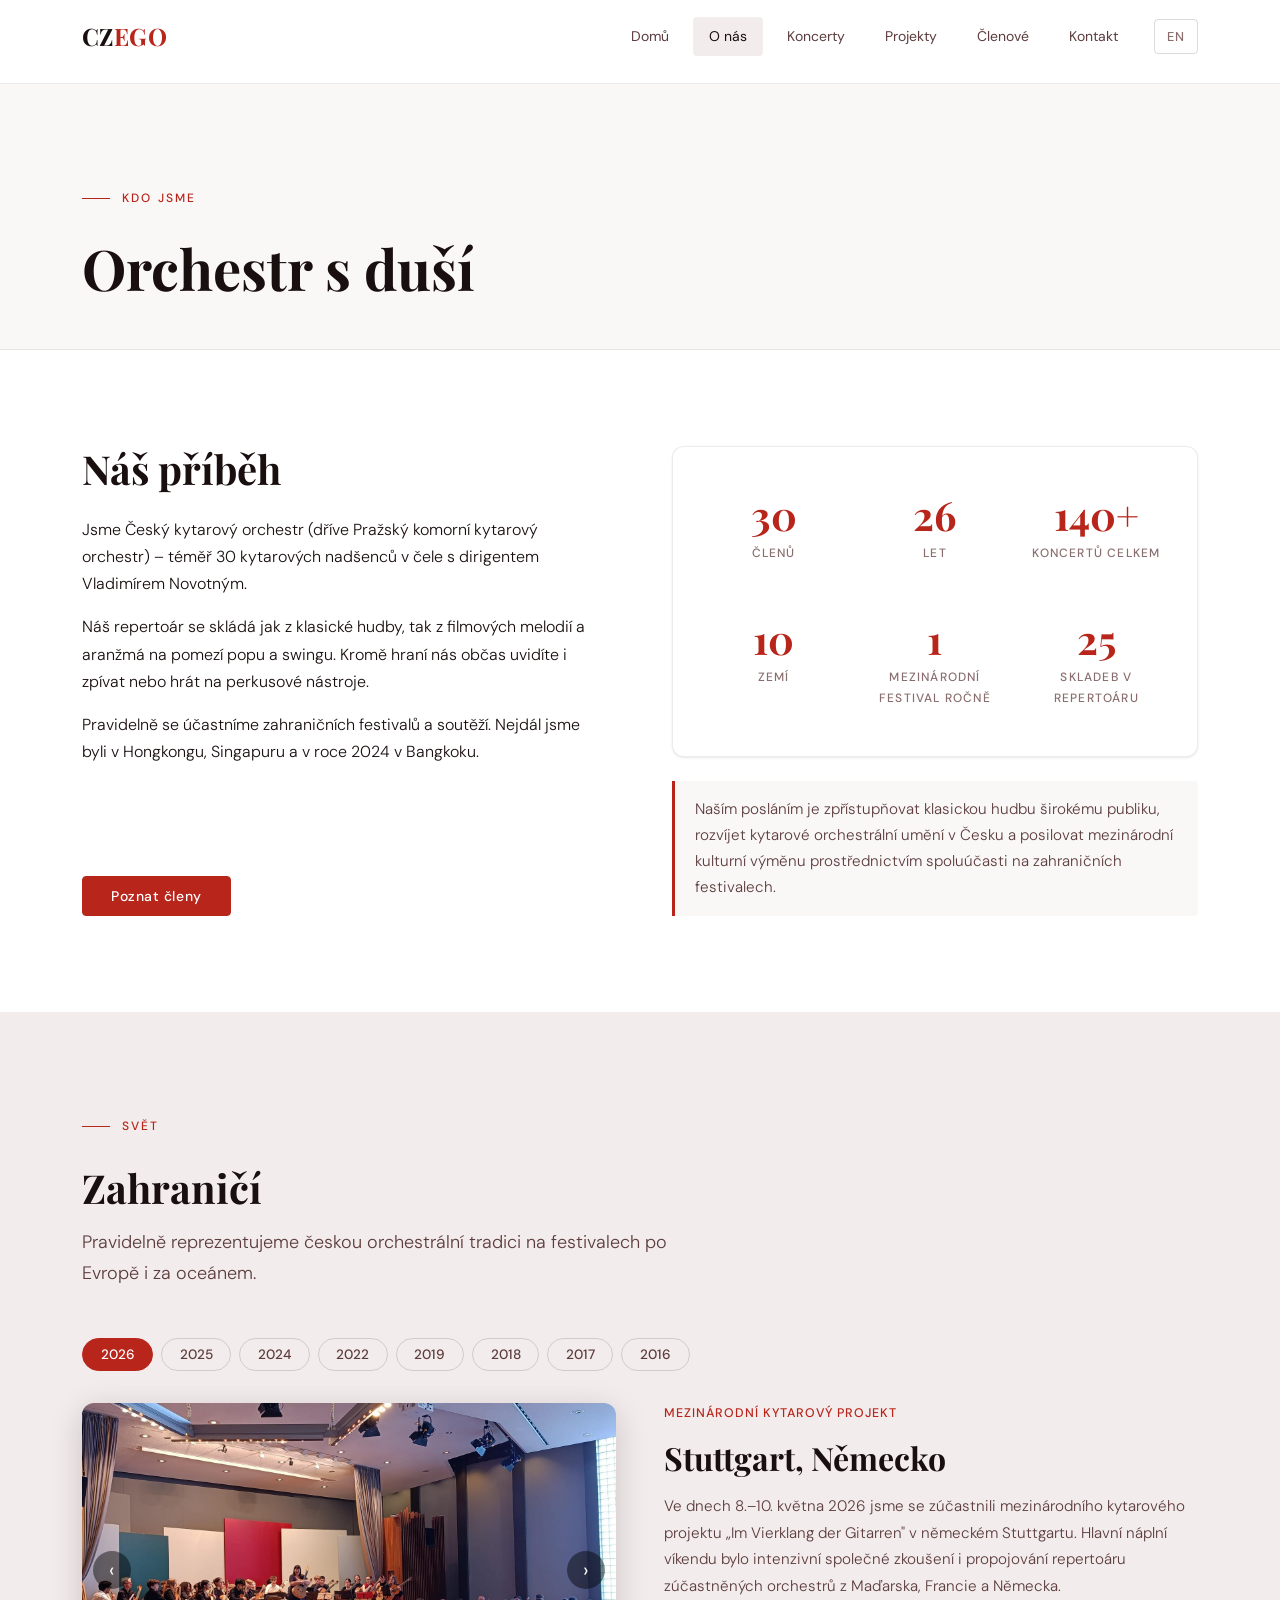
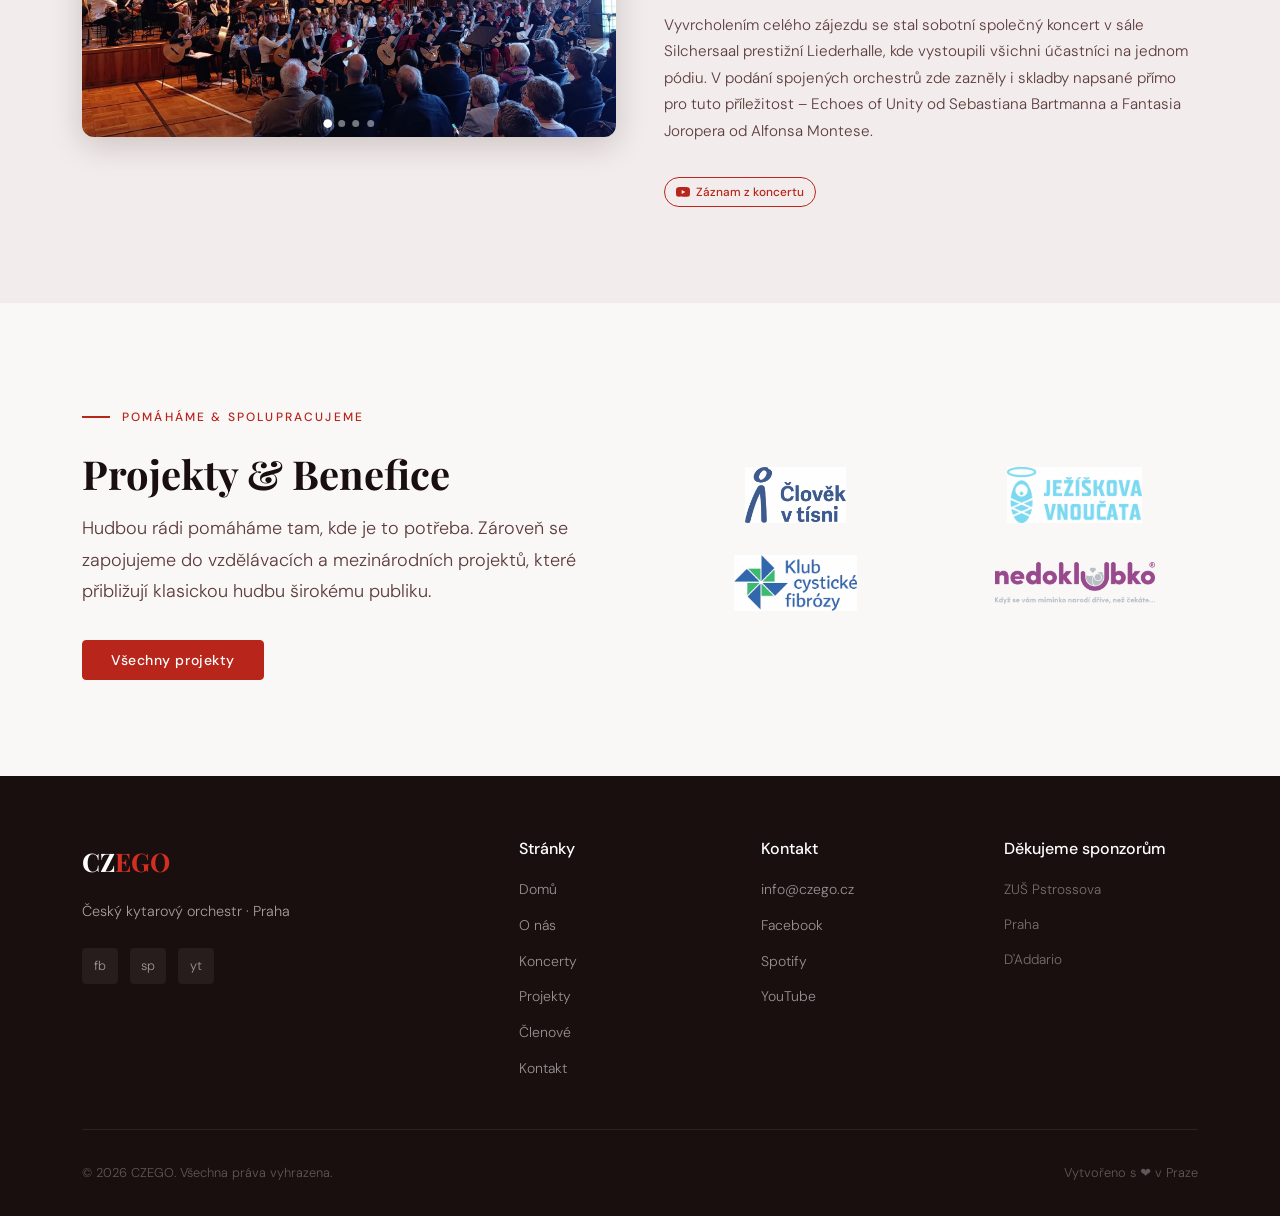
<file: o-nas.html>
<!DOCTYPE html>
<html lang="cs">
<head>
  <meta charset="UTF-8">
  <meta name="viewport" content="width=device-width, initial-scale=1.0">
  <title>O nás – CZEGO | Český kytarový orchestr</title>
  <meta name="description" content="Poznejte příběh Českého kytarového orchestru CZEGO. Téměř 30 hudebníků, dirigent Vladimír Novotný, zahraniční festivaly v Bangkoku, Hongkongu a Singapuru.">
  <meta name="robots" content="index, follow">
  <link rel="canonical" href="https://czego.cz/o-nas.html">
  <link rel="alternate" hreflang="cs" href="https://czego.cz/o-nas.html">
  <link rel="alternate" hreflang="en" href="https://czego.cz/o-nas.html">
  <meta property="og:type"        content="website">
  <meta property="og:url"         content="https://czego.cz/o-nas.html">
  <meta property="og:title"       content="O nás – CZEGO | Český kytarový orchestr">
  <meta property="og:description" content="Poznejte příběh Českého kytarového orchestru CZEGO.">
  <meta property="og:image"       content="https://czego.cz/assets/images/og/og-default.jpg">
  <meta property="og:site_name"   content="CZEGO">
  <meta name="twitter:card"       content="summary_large_image">
  <meta name="twitter:image"      content="https://czego.cz/assets/images/og/og-default.jpg">
  <meta name="theme-color"        content="#B8251A">
  <script type="application/ld+json">
  {
    "@context": "https://schema.org",
    "@type": "AboutPage",
    "name": "O nás – CZEGO",
    "url": "https://czego.cz/o-nas.html",
    "description": "Poznejte příběh Českého kytarového orchestru CZEGO.",
    "isPartOf": { "@type": "WebSite", "url": "https://czego.cz" }
  }
  </script>
  <link rel="preconnect" href="https://fonts.googleapis.com">
  <link rel="preconnect" href="https://fonts.gstatic.com" crossorigin>
  <link rel="stylesheet" href="https://fonts.googleapis.com/css2?family=Playfair+Display:ital,wght@0,400;0,700;1,400&family=DM+Sans:opsz,wght@9..40,300;9..40,400;9..40,500&display=swap">
  <link rel="stylesheet" href="assets/css/main.css">
</head>
<body>

<a class="skip-nav" href="#main-content">Přeskočit na obsah</a>

<header class="site-header" role="banner">
  <div class="container">
    <nav class="nav" aria-label="Hlavní navigace">
      <a class="nav__logo" href="index.html">CZ<span>EGO</span></a>
      <button class="nav__burger" id="nav-burger" aria-label="Otevřít menu" aria-expanded="false" aria-controls="nav-links">
        <span></span><span></span><span></span>
      </button>
      <ul class="nav__links" id="nav-links" role="list"></ul>
    </nav>
  </div>
</header>

<main id="main-content" tabindex="-1">

  <!-- PAGE HEADER -->
  <div class="page-header">
    <div class="container">
      <p class="eyebrow" id="ph-eyebrow"></p>
      <h1 id="ph-h1"></h1>
    </div>
  </div>

  <!-- PŘÍBĚH -->
  <section class="section" aria-labelledby="story-h2">
    <div class="container">
      <div class="two-col" style="align-items:stretch">
        <div class="reveal" style="display:flex;flex-direction:column">
          <h2 id="story-h2"></h2>
          <p id="story-p1" style="margin-top:1.5rem"></p>
          <p id="story-p2"></p>
          <p id="story-p3"></p>
          <div style="margin-top:auto;padding-top:2rem">
            <a class="btn btn--primary" href="clenove.html" id="btn-members"></a>
          </div>
        </div>
        <div class="reveal reveal-delay-2" style="display:flex;flex-direction:column">
          <div class="stats-row">
            <div class="stat">
              <div class="stat__num">30</div>
              <div class="stat__label" id="stat-members"></div>
            </div>
            <div class="stat">
              <div class="stat__num" id="stat-years-num"></div>
              <div class="stat__label" id="stat-years"></div>
            </div>
            <div class="stat">
              <div class="stat__num">140+</div>
              <div class="stat__label" id="stat-concerts"></div>
            </div>
            <div class="stat">
              <div class="stat__num">10</div>
              <div class="stat__label" id="stat-countries"></div>
            </div>
            <div class="stat">
              <div class="stat__num">1</div>
              <div class="stat__label" id="stat-abroad"></div>
            </div>
            <div class="stat">
              <div class="stat__num">25</div>
              <div class="stat__label" id="stat-repertoire"></div>
            </div>
          </div>
          <p id="mission-p" style="margin-top:1.5rem;padding:1rem 1.25rem;background:var(--cream);border-left:3px solid var(--red);border-radius:0 var(--r-sm) var(--r-sm) 0;font-size:.95rem;color:var(--text-secondary)"></p>
        </div>
      </div>
    </div>
  </section>

  <!-- ZAHRANIČÍ -->
  <section class="section section--sand" aria-labelledby="abroad-h2">
    <div class="container">
      <div class="section__header reveal">
        <p class="eyebrow" id="abroad-eyebrow"></p>
        <h2 id="abroad-h2"></h2>
        <p class="lead" id="abroad-lead"></p>
      </div>
      <div class="abroad-tablist reveal" role="tablist" id="abroad-tablist" aria-label="Rok"></div>
      <div class="abroad-subtablist" id="abroad-subtablist"></div>
      <div id="abroad-panels"></div>
    </div>
  </section>

  <!-- PROJEKTY & BENEFICE -->
  <section class="section section--alt" aria-labelledby="projects-h2">
    <div class="container">
      <div class="two-col reveal">
        <div>
          <p class="eyebrow" id="projects-eyebrow"></p>
          <h2 id="projects-h2" style="margin-top:.5rem"></h2>
          <p class="lead" id="projects-lead" style="margin-top:1rem"></p>
          <div style="margin-top:2rem">
            <a class="btn btn--primary" href="projekty.html" id="btn-projects"></a>
          </div>
        </div>
        <div class="partner-logos-strip" id="partner-logos"></div>
      </div>
    </div>
  </section>

</main>

<footer class="site-footer" role="contentinfo">
  <div class="container" id="site-footer-inner"></div>
</footer>

<script src="assets/js/utils.js"></script>
<script>
(function () {
  const isCs = getLang() === 'cs';
  renderNav('o-nas.html');
  renderFooter();

  document.documentElement.lang = getLang();
  if (!isCs) {
    document.title = 'About – CZEGO | Czech Guitar Orchestra';
    document.querySelector('meta[name="description"]').content = 'Discover the story of the Czech Guitar Orchestra CZEGO. Nearly 30 musicians, conductor Vladimír Novotný, international festivals in Bangkok, Hong Kong and Singapore.';
  }

  // Page header
  document.getElementById('ph-eyebrow').textContent = isCs ? 'Kdo jsme' : 'Who we are';
  document.getElementById('ph-h1').textContent       = isCs ? 'Orchestr s duší' : 'An Orchestra with Soul';

  // Příběh
  document.getElementById('story-h2').textContent  = isCs ? 'Náš příběh' : 'Our Story';
  document.getElementById('story-p1').textContent  = isCs
    ? 'Jsme Český kytarový orchestr (dříve Pražský komorní kytarový orchestr) – téměř 30 kytarových nadšenců v čele s dirigentem Vladimírem Novotným.'
    : 'We are the Czech Guitar Orchestra (formerly the Prague Chamber Guitar Orchestra) – nearly 30 guitar enthusiasts led by conductor Vladimír Novotný.';
  document.getElementById('story-p2').textContent  = isCs
    ? 'Náš repertoár se skládá jak z klasické hudby, tak z filmových melodií a aranžmá na pomezí popu a swingu. Kromě hraní nás občas uvidíte i zpívat nebo hrát na perkusové nástroje.'
    : 'Our repertoire spans classical music, film scores, and arrangements on the border of pop and swing. Besides playing, you might sometimes see us singing or performing on percussion instruments.';
  document.getElementById('story-p3').textContent  = isCs
    ? 'Pravidelně se účastníme zahraničních festivalů a soutěží. Nejdál jsme byli v Hongkongu, Singapuru a v roce 2024 v Bangkoku.'
    : 'We regularly take part in international festivals and competitions. Our furthest tours have taken us to Hong Kong, Singapore, and Bangkok in 2024.';
  document.getElementById('mission-p').textContent = isCs
    ? 'Naším posláním je zpřístupňovat klasickou hudbu širokému publiku, rozvíjet kytarové orchestrální umění v Česku a posilovat mezinárodní kulturní výměnu prostřednictvím spoluúčasti na zahraničních festivalech.'
    : 'Our mission is to make classical music accessible to a wide audience, advance the art of guitar orchestras in the Czech Republic, and foster international cultural exchange through participation in festivals abroad.';
  document.getElementById('btn-members').textContent = isCs ? 'Poznat členy' : 'Meet the members';

  // Stats
  document.getElementById('stat-years-num').textContent = new Date().getFullYear() - 2000;
  document.getElementById('stat-members').textContent  = isCs ? 'Členů' : 'Members';
  document.getElementById('stat-years').textContent    = isCs ? 'Let' : 'Years';
  document.getElementById('stat-countries').textContent = isCs ? 'Zemí' : 'Countries';
  document.getElementById('stat-concerts').textContent  = isCs ? 'Koncertů celkem' : 'Concerts total';
  document.getElementById('stat-abroad').textContent      = isCs ? 'Mezinárodní festival ročně' : 'International festival per year';
  document.getElementById('stat-repertoire').textContent  = isCs ? 'Skladeb v repertoáru' : 'Pieces in repertoire';

  // Zahraničí – header
  document.getElementById('abroad-eyebrow').textContent = isCs ? 'Svět' : 'The World';
  document.getElementById('abroad-h2').textContent      = isCs ? 'Zahraničí' : 'International';
  document.getElementById('abroad-lead').textContent    = isCs
    ? 'Pravidelně reprezentujeme českou orchestrální tradici na festivalech po Evropě i za oceánem.'
    : 'We regularly represent Czech orchestral tradition at festivals across Europe and beyond.';

  // Zahraničí – taby
  const destinations = [
    {
      id: 'stuttgart',
      year: 2026,
      flag: '🇩🇪',
      label: { cs: 'Stuttgart 2026', en: 'Stuttgart 2026' },
      title: { cs: 'Stuttgart, Německo', en: 'Stuttgart, Germany' },
      event: { cs: 'Mezinárodní kytarový projekt', en: 'International Guitar Project' },
      texts: {
        cs: [
          'Ve dnech 8.–10. května 2026 jsme se zúčastnili mezinárodního kytarového projektu „Im Vierklang der Gitarren" v německém Stuttgartu. Hlavní náplní víkendu bylo intenzivní společné zkoušení i propojování repertoáru zúčastněných orchestrů z Maďarska, Francie a Německa.',
          'Vyvrcholením celého zájezdu se stal sobotní společný koncert v sále Silchersaal prestižní Liederhalle, kde vystoupili všichni účastníci na jednom pódiu. V podání spojených orchestrů zde zazněly i skladby napsané přímo pro tuto příležitost – Echoes of Unity od Sebastiana Bartmanna a Fantasia Joropera od Alfonsa Montese.',
        ],
        en: [
          'From 8 to 10 May 2026 we took part in the international guitar project "Im Vierklang der Gitarren" in Stuttgart, Germany. The centrepiece of the weekend was intensive joint rehearsing and blending the repertoires of the participating orchestras from Hungary, France, and Germany.',
          'The highlight of the trip was the Saturday joint concert in the Silchersaal of the prestigious Liederhalle, where all participants performed on one stage. The combined orchestras also played pieces written especially for the occasion — Echoes of Unity by Sebastian Bartmann and Fantasia Joropera by Alfonso Montes.',
        ],
      },
      facts: {
        cs: ['Evropa', '2026'],
        en: ['Europe', '2026'],
      },
      link: {
        url: 'https://youtu.be/LR7mAAvTZb4?is=lZ9NoeibVM7yVWzl',
      },
      images: [
        { src: 'assets/images/abroad/stuttgart-1.jpg', alt: { cs: 'Stuttgart – společný koncert v Liederhalle', en: 'Stuttgart – joint concert at the Liederhalle' } },
        { src: 'assets/images/abroad/stuttgart-2.jpg', alt: { cs: 'Stuttgart – projekt Im Vierklang der Gitarren', en: 'Stuttgart – Im Vierklang der Gitarren project' } },
        { src: 'assets/images/abroad/stuttgart-3.jpg', alt: { cs: 'Stuttgart 2026', en: 'Stuttgart 2026' } },
        { src: 'assets/images/abroad/stuttgart-4.jpg', alt: { cs: 'Stuttgart 2026', en: 'Stuttgart 2026' } },
      ],
      highlight: true,
    },
    {
      id: 'belgie',
      year: 2025,
      flag: '🇧🇪',
      label:    { cs: 'Gent 2025',     en: 'Ghent 2025' },
      title:    { cs: 'Gent, Belgie', en: 'Ghent, Belgium' },
      event:    { cs: 'Mezinárodní kytarový festival', en: 'International Guitar Festival' },
      texts:    {
        cs: [
          'Do Belgie jezdíme pravidelně na pozvání našich spřátelených orchestrů – OrchestraTaar z Gentu a orchestru z Deinze, kteří pořádají pravidelné festivaly pro kytarové a mandolinové orchestry.',
          'V dubnu 2025 jsme se zúčastnili festivalu konaného 19.–20. 4. v Gentu, který OrchestraTaar pořádal u příležitosti svého 10. výročí. Kromě nás a belgických hostitelů dorazily na festival také dva orchestry z Francie. Kromě vystoupení jednotlivých orchestrů nás čekalo i společné vystoupení několika orchestrů na jednom podiu.',
        ],
        en: [
          'We make regular visits to Belgium at the invitation of our partner orchestras — OrchestraTaar from Ghent and an orchestra from Deinze — who organise recurring festivals for guitar and mandolin orchestras.',
          'In April 2025 we took part in the festival held on 19–20 April in Ghent, organised by OrchestraTaar to celebrate their 10th anniversary. Alongside us and the Belgian hosts, two orchestras from France also attended. In addition to performances by individual orchestras, we also experienced a joint performance of several orchestras together on one stage.',
        ],
      },
      facts: {
        cs: ['Evropa', '2025'],
        en: ['Europe', '2025'],
      },
      images: [
        { src: 'assets/images/abroad/Belgie.jpg',  alt: { cs: 'Gent, Belgie', en: 'Ghent, Belgium' } },
        { src: 'assets/images/abroad/Belgie1.jpg', alt: { cs: 'Festival v Gentu', en: 'Festival in Ghent' } },
        { src: 'assets/images/abroad/belgie-3.jpg', alt: { cs: 'Festival v Gentu 2025', en: 'Festival in Ghent 2025' } },
      ],
      highlight: true,
    },
    {
      id: 'bangkok',
      year: 2024,
      flag: '🇹🇭',
      label:    { cs: 'Bangkok 2024',               en: 'Bangkok 2024' },
      title:    { cs: 'Bangkok, Thajsko',            en: 'Bangkok, Thailand' },
      event:    { cs: 'Mezinárodní kytarový festival', en: 'International Guitar Festival' },
      texts:    {
        cs: [
          'V červenci 2024 jsme navštívili Bangkok, kde jsme měli příležitost hrát na College of Music, Mahidol University. Společně s kytaristy až ze severního Thajska či Barmy jsme uspořádali kytarové workshopy Side by Side a na závěr společný koncert, kde jsme zahráli slavnou Humoresku, Novosvětskou symfonii, nechyběly ani populární Bugatti step nebo Moorea.',
          'Na závěr jsme ve více než 50 kytaristech zahráli Mozartovu Malou noční hudbu i Vivaldiho Andante. Kromě hraní jsme stihli i objevit krásy Bangkoku nebo ochutnávat místní speciality.',
        ],
        en: [
          'In July 2024 we visited Bangkok, where we had the opportunity to perform at the College of Music, Mahidol University. Together with guitarists from as far as northern Thailand and Burma, we held Side by Side guitar workshops followed by a joint concert featuring Humoresque, the New World Symphony, as well as the popular Bugatti Step and Moorea.',
          'To close, over 50 guitarists performed Mozart\'s Eine kleine Nachtmusik and Vivaldi\'s Andante together. Beyond music, we also found time to explore the beauty of Bangkok and sample local specialities.',
        ],
      },
      facts: {
        cs: ['Asie', '2024'],
        en: ['Asia', '2024'],
      },
      images: [
        { src: 'assets/images/abroad/Thajsko1.jpg', alt: { cs: 'Chrám Wat Arun při západu slunce', en: 'Wat Arun temple at sunset' } },
        { src: 'assets/images/abroad/Thajsko2.jpeg',           alt: { cs: 'Noční vystoupení v Bangkoku',      en: 'Night performance in Bangkok' } },
        { src: 'assets/images/abroad/Thajsko3.jpg',           alt: { cs: 'Kulturní zážitky v Bangkoku',      en: 'Cultural experiences in Bangkok' } },
      ],
      highlight: true,
    },
    {
      id: 'barcelona',
      year: 2022,
      flag: '🇪🇸',
      label:    { cs: 'Barcelona 2022',          en: 'Barcelona 2022' },
      title:    { cs: 'Barcelona, Španělsko',    en: 'Barcelona, Spain' },
      event:    { cs: 'Grand concert',           en: 'Grand Concert' },
      texts:    {
        cs: [
          'Grand concert v Barceloně (7.–11. 7. 2022). Na několik dní se náš orchestr přetransformoval na OCGP (Orquestra de Cambra de Guitarres de Praga – španělsky Pražský komorní kytarový orchestr) a vyrazil na nezapomenutelný hudební výlet do slunné Barcelony.',
          'Dne 10. července jsme odehráli společný koncert s místním tělesem Orquestra de Guitarres de Barcelona. Divákům jsme nabídli jak náš samostatný program, tak i velkolepé společné skladby, které jsme odehráli na jednom pódiu pod vedením dirigenta barcelonského orchestru. Kromě toho jsme stihli navštívit i krásné památky Barcelony včetně ikonického chrámu Sagrada Familia.',
        ],
        en: [
          'Grand Concert in Barcelona (7–11 Jul 2022). For a few days our orchestra transformed into OCGP (Orquestra de Cambra de Guitarres de Praga – Prague Chamber Guitar Orchestra in Spanish) and set off on an unforgettable musical trip to sunny Barcelona.',
          'On 10 July we performed a joint concert with the local ensemble Orquestra de Guitarres de Barcelona. We offered the audience both our own programme and grand joint pieces performed on one stage under the baton of the Barcelona orchestra\'s conductor. We also found time to visit Barcelona\'s beautiful landmarks, including the iconic Sagrada Família.',
        ],
      },
      facts: {
        cs: ['Evropa', '2022'],
        en: ['Europe', '2022'],
      },
      images: [
        { src: 'assets/images/abroad/barcelona-1.jpg', alt: { cs: 'Barcelona 2022', en: 'Barcelona 2022' } },
        { src: 'assets/images/abroad/barcelona-2.jpg', alt: { cs: 'Společný koncert v Barceloně', en: 'Joint concert in Barcelona' } },
        { src: 'assets/images/abroad/barcelona-3.jpg', alt: { cs: 'Sagrada Família', en: 'Sagrada Família' } },
      ],
      highlight: true,
    },
    {
      id: 'deinze',
      year: 2022,
      label: { cs: 'Deinze 2022', en: 'Deinze 2022' },
      title: { cs: 'Deinze, Belgie', en: 'Deinze, Belgium' },
      event: { cs: 'Mezinárodní kytarový festival', en: 'International Guitar Festival' },
      texts: {
        cs: [
          'Mezinárodní kytarový festival v belgickém Deinze (11.–13. 11. 2022). Náš orchestr se zúčastnil kytarového festivalu v belgickém Deinze, kde jsme spolu s orchestry z Belgie a Francie odehráli dva skvělé koncerty.',
          'Mimořádným zážitkem bylo společné vystoupení 70 kytaristů pod vedením belgického dirigenta Yanna Gysselse. Na jednom pódiu se spojily orchestry Gitaar Orkest Deinze, Gitaarensemble Alegria, OrchestraTaar VZW, Orchestre de Guitares de Provence a Orchestre de Guitares de l\'Yonne a Český kytarový orchestr (tehdy ještě pod názvem Pražský kytarový komorní orchestr).',
        ],
        en: [
          'International Guitar Festival in Deinze, Belgium (11–13 Nov 2022). Our orchestra took part in the guitar festival in Deinze, where we performed two wonderful concerts alongside orchestras from Belgium and France.',
          'A highlight of the trip was a joint performance by 70 guitarists under the direction of Belgian conductor Yann Gyssels. On one stage came together Gitaar Orkest Deinze, Gitaarensemble Alegria, OrchestraTaar VZW, Orchestre de Guitares de Provence, Orchestre de Guitares de l\'Yonne, and the Czech Guitar Orchestra (at the time still performing under its former name, the Prague Chamber Guitar Orchestra).',
        ],
      },
      facts: {
        cs: ['Evropa', '2022'],
        en: ['Europe', '2022'],
      },
      images: [
        { src: 'assets/images/abroad/deinze-1.jpg', alt: { cs: 'Deinze – festival 2022', en: 'Deinze – festival 2022' } },
        { src: 'assets/images/abroad/deinze-2.jpg', alt: { cs: 'Deinze – společný koncert', en: 'Deinze – joint concert' } },
        { src: 'assets/images/abroad/deinze-3.jpg', alt: { cs: 'Deinze – 70 kytaristů na jednom pódiu', en: 'Deinze – 70 guitarists on one stage' } },
      ],
      highlight: true,
    },
    {
      id: 'godollo',
      year: 2019,
      label: { cs: 'Gödöllő 2019', en: 'Gödöllő 2019' },
      title: { cs: 'Gödöllő, Maďarsko', en: 'Gödöllő, Hungary' },
      event: { cs: 'Mezinárodní kytarový festival', en: 'International Guitar Festival' },
      texts: {
        cs: [
          'V květnu 2019 (16.–19. 5.) jsme se zúčastnili 7. ročníku mezinárodního festivalu kytarových orchestrů v maďarském Gödöllő. Odehráli jsme dva koncerty a na místě jsme potkali vynikající orchestry z Maďarska, Německa a Nizozemska, které pro nás byly velkou inspirací.',
          'Vedle koncertování jsme si užili i kulturní program – navštívili jsme krásný královský palác v Gödöllő, oblíbenou rezidenci císařovny Sisi, a někteří z nás si výlet prodloužili o prohlídku nedaleké Budapešti.',
        ],
        en: [
          'In May 2019 (16–19 May) we took part in the 7th International Guitar Orchestra Festival in Gödöllő, Hungary. We performed two concerts and had the pleasure of meeting excellent orchestras from Hungary, Germany, and the Netherlands — a great source of inspiration.',
          'Alongside the music, we enjoyed a cultural programme that included a visit to the beautiful royal palace in Gödöllő, a favourite residence of Empress Sisi, and some of us extended the trip with a short tour of nearby Budapest.',
        ],
      },
      facts: {
        cs: ['Evropa', '2019'],
        en: ['Europe', '2019'],
      },
      images: [
        { src: 'assets/images/abroad/godollo-1.jpg', alt: { cs: 'Gödöllő – festival kytarových orchestrů 2019', en: 'Gödöllő – guitar orchestra festival 2019' } },
        { src: 'assets/images/abroad/godollo-2.jpg', alt: { cs: 'Gödöllő – koncert', en: 'Gödöllő – concert' } },
        { src: 'assets/images/abroad/godollo-3.jpg', alt: { cs: 'Gödöllő – královský palác', en: 'Gödöllő – royal palace' } },
      ],
      highlight: true,
    },
    {
      id: 'avignon',
      year: 2019,
      label: { cs: 'Avignon 2019', en: 'Avignon 2019' },
      title: { cs: 'Avignon, Francie', en: 'Avignon, France' },
      event: { cs: 'Mezinárodní kytarový festival', en: 'International Guitar Festival' },
      texts: {
        cs: [
          'Kytarový festival ve francouzském Avignonu (18.–23. 4. 2019). V dubnu 2019 se náš orchestr vydal do Francie, kde se zúčastnil kytarového festivalu v historickém Avignonu. Čekal nás program plný hudby – během několika dní jsme odehráli tři koncerty, včetně společných vystoupení s tělesy Orchestre de Guitares de Provence, Orchestre de Guitares de l\'Yonne a OrchestraTaar VZW.',
          'Vedle intenzivního koncertování jsme měli možnost prozkoumat krásy Avignonu i nedalekého města Nîmes, nasát místní atmosféru a ochutnat vyhlášená francouzská vína. Z Francie jsme si odvezli skvělé zážitky a nová mezinárodní přátelství.',
        ],
        en: [
          'Guitar Festival in Avignon, France (18–23 Apr 2019). In April 2019 our orchestra travelled to France to take part in a guitar festival in historic Avignon. We had a programme packed with music — over the course of several days we performed three concerts, including joint performances with Orchestre de Guitares de Provence, Orchestre de Guitares de l\'Yonne, and OrchestraTaar VZW.',
          'Alongside the intensive concert schedule, we had the chance to explore the beauty of Avignon and nearby Nîmes, soak up the local atmosphere, and sample the celebrated French wines. We came home from France with wonderful memories and new international friendships.',
        ],
      },
      facts: {
        cs: ['Evropa', '2019'],
        en: ['Europe', '2019'],
      },
      images: [
        { src: 'assets/images/abroad/avignon-1.jpg', alt: { cs: 'Avignon – kytarový festival 2019', en: 'Avignon – guitar festival 2019' } },
        { src: 'assets/images/abroad/avignon-2.jpg', alt: { cs: 'Avignon – společný koncert', en: 'Avignon – joint concert' } },
        { src: 'assets/images/abroad/avignon-3.jpg', alt: { cs: 'Avignon – historické centrum', en: 'Avignon – historic centre' } },
      ],
      highlight: true,
    },
    {
      id: 'echternach',
      year: 2018,
      label: { cs: 'Echternach 2018', en: 'Echternach 2018' },
      title: { cs: 'Echternach, Lucembursko', en: 'Echternach, Luxembourg' },
      event: { cs: 'Mezinárodní festival mandolín a kytar', en: 'International Festival for Mandolin and Guitar' },
      texts: {
        cs: [
          'V srpnu 2018 (24.–29. 8.) se Prague Chamber Guitar Orchestra představil na International Festival for Mandolin and Guitar v lucemburském Echternachu, pořádaném kytarovým orchestrem Music Ensemble DIVERTIMENTO.',
          'Během festivalu jsme vystoupili nejen jako celý orchestr, ale představili jsme se i ve společných skladbách s místním orchestrem a někteří z našich členů navíc odehráli i vlastní sólová vystoupení. Po skončení oficiálního programu si část výpravy pobyt ještě prodloužila a strávila několik dní objevováním krás hlavního města Lucemburku.',
        ],
        en: [
          'In August 2018 (24–29 Aug) the Prague Chamber Guitar Orchestra performed at the International Festival for Mandolin and Guitar in Echternach, Luxembourg, organised by the guitar orchestra Music Ensemble DIVERTIMENTO.',
          'During the festival we appeared not only as a full orchestra but also in joint pieces with the host ensemble, and several of our members gave their own solo performances. After the official programme, part of the group extended their stay and spent a few days exploring the sights of Luxembourg City.',
        ],
      },
      facts: {
        cs: ['Evropa', '2018'],
        en: ['Europe', '2018'],
      },
      images: [
        { src: 'assets/images/abroad/echternach-1.jpg', alt: { cs: 'Echternach – festival 2018', en: 'Echternach – festival 2018' } },
        { src: 'assets/images/abroad/echternach-2.jpg', alt: { cs: 'Echternach – koncert', en: 'Echternach – concert' } },
        { src: 'assets/images/abroad/echternach-3.jpg', alt: { cs: 'Echternach, Lucembursko', en: 'Echternach, Luxembourg' } },
      ],
      highlight: true,
    },
    {
      id: 'solarino',
      year: 2017,
      label: { cs: 'Solarino 2017', en: 'Solarino 2017' },
      title: { cs: 'Solarino, Sicílie', en: 'Solarino, Sicily' },
      event: { cs: '4° Solarino International Guitar Festival', en: '4° Solarino International Guitar Festival' },
      texts: {
        cs: [
          'V červenci (4.–13. 7. 2017) jsme strávili týden na Sicílii, kde jsme se zúčastnili mezinárodního kytarového festivalu v městečku Solarino. Mimořádným zážitkem pro nás bylo provedení skladby „Canzone per Barbara", kterou pro svou ženu složil místní kytarista Fabio Barbagallo.',
          'Po koncertním programu a závěrečné festivalové party jsme stihli prozkoumat historické Syrakusy. Část výpravy si navíc pobyt prodloužila o návštěvu Catanie a výšlap na ikonickou sopku Etnu.',
        ],
        en: [
          'In July (4–13 Jul 2017) we spent a week in Sicily taking part in the international guitar festival in the town of Solarino. A memorable highlight was the performance of "Canzone per Barbara", composed by local guitarist Fabio Barbagallo for his wife.',
          'After the concert programme and the closing festival party, we explored the historic city of Syracuse. Some of the group extended their stay with a visit to Catania and a hike up the iconic volcano Etna.',
        ],
      },
      facts: {
        cs: ['Evropa', '2017'],
        en: ['Europe', '2017'],
      },
      images: [
        { src: 'assets/images/abroad/solarino-1.jpg', alt: { cs: 'Solarino – festival 2019', en: 'Solarino – festival 2019' } },
        { src: 'assets/images/abroad/solarino-2.jpg', alt: { cs: 'Solarino – koncert na Sicílii', en: 'Solarino – concert in Sicily' } },
        { src: 'assets/images/abroad/solarino-3.jpg', alt: { cs: 'Sicílie – Etna a Syrakusy', en: 'Sicily – Etna and Syracuse' } },
      ],
      link: { url: 'https://www.youtube.com/watch?v=peLo8ih1T-c' },
      highlight: true,
    },
    {
      id: 'asie',
      year: 2016,
      flag: '🌏',
      label:    { cs: 'HK a Singapur 2016',          en: 'HK & Singapore 2016' },
      title:    { cs: 'Hongkong & Singapur',          en: 'Hong Kong & Singapore' },
      event:    { cs: 'Zahraniční turné',             en: 'International Tour' },
      texts:    {
        cs: [
          'Ve dnech 21. 9. – 4. 10. 2016 jsme podnikli naše první velké asijské turné. V Hongkongu jsme vystoupili společně s místním orchestrem The Hong Kong Guitar Ensemble a publiku jsme představili výběr z repertoáru včetně děl českých autorů – Slovanského tance Antonína Dvořáka nebo Bugattistep Jaroslava Ježka. Mezi zkouškami a koncerty jsme stihli prozkoumat Hongkong a ochutnat místní speciality.',
          'Poté jsme se přesunuli do Singapuru, kde jsme odehráli samostatný koncert. Někteří členové si pobyt prodloužili a využili čas k poznávání místních krás – pláže i džungle.',
        ],
        en: [
          'From 21 September to 4 October 2016 we embarked on our first major Asian tour. In Hong Kong we performed alongside the local ensemble The Hong Kong Guitar Ensemble, presenting a selection from our repertoire including works by Czech composers — Dvořák\'s Slavonic Dance and Jaroslav Ježek\'s Bugatti Step. Between rehearsals and concerts we found time to explore Hong Kong and sample the local cuisine.',
          'We then travelled to Singapore, where we gave a standalone concert. Several members extended their stay and made the most of the extra time to enjoy the local scenery — beaches and jungle alike.',
        ],
      },
      facts: {
        cs: ['Asie', '2016'],
        en: ['Asia', '2016'],
      },
      images: [
        { src: 'assets/images/abroad/HongKong1.jpg', alt: { cs: 'Hongkong', en: 'Hong Kong' } },
        { src: 'assets/images/abroad/HongKong2.jpg', alt: { cs: 'Hongkong', en: 'Hong Kong' } },
        { src: 'assets/images/abroad/Singapur1.jpg', alt: { cs: 'Singapur', en: 'Singapore' } },
        { src: 'assets/images/abroad/Singapur2.jpg', alt: { cs: 'Singapur', en: 'Singapore' } },
      ],
    },
  ];

  // Group destinations by year, sorted descending
  const byYear = {};
  destinations.forEach(d => {
    if (!byYear[d.year]) byYear[d.year] = [];
    byYear[d.year].push(d);
  });
  const years = Object.keys(byYear).map(Number).sort((a, b) => b - a);

  function renderYearTabs(activeYear) {
    document.getElementById('abroad-tablist').innerHTML = years.map(y => `
      <button class="abroad-tab${y === activeYear ? ' abroad-tab--active' : ''}"
        role="tab" aria-selected="${y === activeYear}" data-year="${y}">${y}</button>
    `).join('');
    document.querySelectorAll('#abroad-tablist .abroad-tab').forEach(btn => {
      btn.addEventListener('click', () => {
        const year = Number(btn.dataset.year);
        const firstId = byYear[year][0].id;
        renderYearTabs(year);
        renderDestTabs(year, firstId);
        renderAbroadPanel(firstId);
      });
    });
  }

  function renderDestTabs(activeYear, activeId) {
    const subtablist = document.getElementById('abroad-subtablist');
    const dests = byYear[activeYear];
    if (dests.length > 1) {
      subtablist.innerHTML = dests.map(d => `
        <button class="abroad-dest-tab${d.id === activeId ? ' abroad-dest-tab--active' : ''}"
          data-tab="${d.id}" data-year="${activeYear}">
          ${d.label[isCs ? 'cs' : 'en']}
        </button>`).join('');
      subtablist.querySelectorAll('.abroad-dest-tab').forEach(btn => {
        btn.addEventListener('click', () => {
          renderDestTabs(Number(btn.dataset.year), btn.dataset.tab);
          renderAbroadPanel(btn.dataset.tab);
        });
      });
    } else {
      subtablist.innerHTML = '';
    }
  }

  function carouselHTML(images, lang) {
    if (!images || !images.length) return '';
    const slides = images.map(img =>
      `<img src="${escHtml(img.src)}" alt="${escHtml(img.alt[lang])}" loading="lazy">`
    ).join('');
    const dots = images.length > 1
      ? `<div class="abroad-carousel__dots">
           ${images.map((_, i) => `<button class="abroad-carousel__dot${i === 0 ? ' abroad-carousel__dot--active' : ''}" aria-label="Snímek ${i + 1}"></button>`).join('')}
         </div>`
      : '';
    const btns = images.length > 1
      ? `<button class="abroad-carousel__btn abroad-carousel__btn--prev" aria-label="Předchozí">&#8249;</button>
         <button class="abroad-carousel__btn abroad-carousel__btn--next" aria-label="Další">&#8250;</button>`
      : '';
    return `<div class="abroad-carousel">
      <div class="abroad-carousel__track">${slides}</div>
      ${btns}${dots}
    </div>`;
  }

  function initCarousels() {
    document.querySelectorAll('.abroad-carousel').forEach(carousel => {
      const track = carousel.querySelector('.abroad-carousel__track');
      const dots  = Array.from(carousel.querySelectorAll('.abroad-carousel__dot'));
      const total = track.children.length;
      if (total < 2) return;
      let cur = 0;

      function goTo(idx) {
        cur = (idx + total) % total;
        track.style.transform = `translateX(-${cur * 100}%)`;
        dots.forEach((d, i) => d.classList.toggle('abroad-carousel__dot--active', i === cur));
      }

      carousel.querySelector('.abroad-carousel__btn--prev')
        .addEventListener('click', () => goTo(cur - 1));
      carousel.querySelector('.abroad-carousel__btn--next')
        .addEventListener('click', () => goTo(cur + 1));
      dots.forEach((d, i) => d.addEventListener('click', () => goTo(i)));
    });
  }

  function renderAbroadPanel(activeId) {
    const d    = destinations.find(x => x.id === activeId);
    const lang = isCs ? 'cs' : 'en';
    const textsHtml = d.texts[lang].map(t =>
      `<p>${escHtml(t)}</p>`).join('');
    const listData  = d.list && d.list[lang];
    const listHtml  = listData
      ? `<p><strong>${escHtml(listData.title)}</strong></p><ul>${listData.items.map(i => `<li>${escHtml(i)}</li>`).join('')}</ul>`
      : '';
    const linkHtml  = d.link
      ? `<a class="abroad-link" href="${escHtml(d.link.url)}" target="_blank" rel="noopener noreferrer"><svg width="14" height="14" viewBox="0 0 24 24" fill="currentColor" aria-hidden="true"><path d="M23.5 6.2a3 3 0 0 0-2.1-2.1C19.5 3.5 12 3.5 12 3.5s-7.5 0-9.4.6A3 3 0 0 0 .5 6.2C0 8.1 0 12 0 12s0 3.9.5 5.8a3 3 0 0 0 2.1 2.1c1.9.6 9.4.6 9.4.6s7.5 0 9.4-.6a3 3 0 0 0 2.1-2.1C24 15.9 24 12 24 12s0-3.9-.5-5.8zM9.75 15.5V8.5l6.25 3.5-6.25 3.5z"/></svg>${isCs ? 'Záznam z koncertu' : 'Concert recording'}</a>`
      : '';
    const hasImages = d.images && d.images.length > 0;

    document.getElementById('abroad-panels').innerHTML = `
      <div class="abroad-panel" id="panel-${d.id}" role="tabpanel">
        ${hasImages ? `
        <div class="two-col two-col--abroad">
          <div>${carouselHTML(d.images, lang)}</div>
          <div class="abroad-content">
            <p class="abroad-event">${escHtml(d.event[lang])}</p>
            <h3 class="abroad-title">${escHtml(d.title[lang])}</h3>
            <div class="abroad-texts">${textsHtml}${listHtml}</div>
            ${linkHtml}
          </div>
        </div>` : `
        <div class="abroad-content abroad-content--full">
          <p class="abroad-event">${escHtml(d.event[lang])}</p>
          <h3 class="abroad-title">${escHtml(d.title[lang])}</h3>
          <div class="abroad-texts">${textsHtml}${listHtml}</div>
          ${linkHtml}
        </div>`}
      </div>`;

    initCarousels();
  }

  renderYearTabs(2026);
  renderDestTabs(2026, 'stuttgart');
  renderAbroadPanel('stuttgart');

  // Projekty & Benefice
  document.getElementById('projects-eyebrow').textContent = isCs ? 'Pomáháme & spolupracujeme' : 'Helping & Collaborating';
  document.getElementById('projects-h2').textContent      = isCs ? 'Projekty & Benefice' : 'Projects & Charity';
  document.getElementById('projects-lead').textContent    = isCs
    ? 'Hudbou rádi pomáháme tam, kde je to potřeba. Zároveň se zapojujeme do vzdělávacích a mezinárodních projektů, které přibližují klasickou hudbu širokému publiku.'
    : 'We love using music to help where it is needed. We also take part in educational and international projects that bring classical music to a wide audience.';

  const partnerLogos = [
    { src: 'assets/images/projects/clovek_v_tisni_logo.jpg',      alt: isCs ? 'Člověk v tísni'       : 'People in Need'        },
    { src: 'assets/images/projects/jeziskova_vnoucata_logo.jpg',   alt: isCs ? 'Ježíškova vnoučata'   : "Santa's Grandchildren"  },
    { src: 'assets/images/projects/KCF_logo.png',                  alt: isCs ? 'Klub CF'              : 'CF Club'               },
    { src: 'assets/images/projects/logo_nedoklubko.png',           alt: 'Nedoklubko'                                            },
  ];
  document.getElementById('partner-logos').innerHTML = partnerLogos
    .map(l => `<img src="${escHtml(l.src)}" alt="${escHtml(l.alt)}" class="partner-logo" loading="lazy">`)
    .join('');

  document.getElementById('btn-projects').textContent = isCs ? 'Všechny projekty' : 'All projects';

  initReveal();
})();
</script>
</body>
</html>
</file>
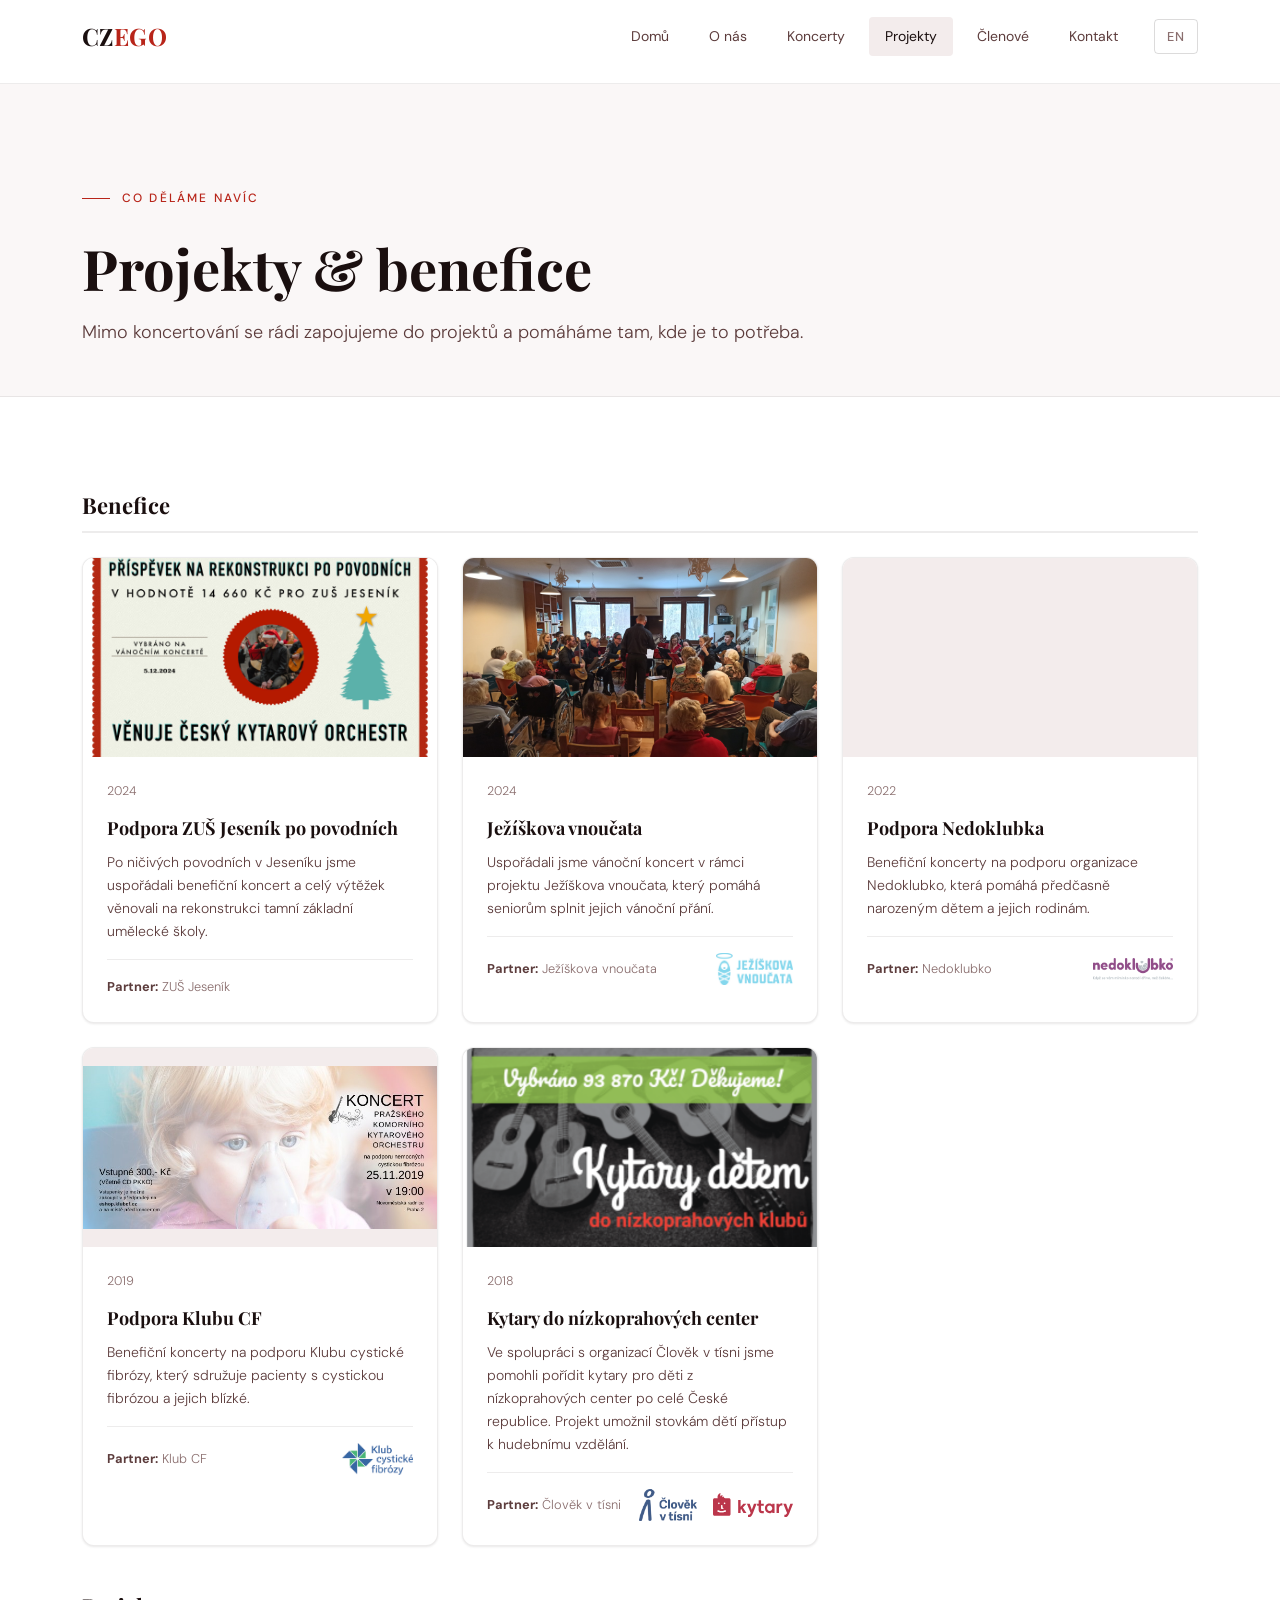
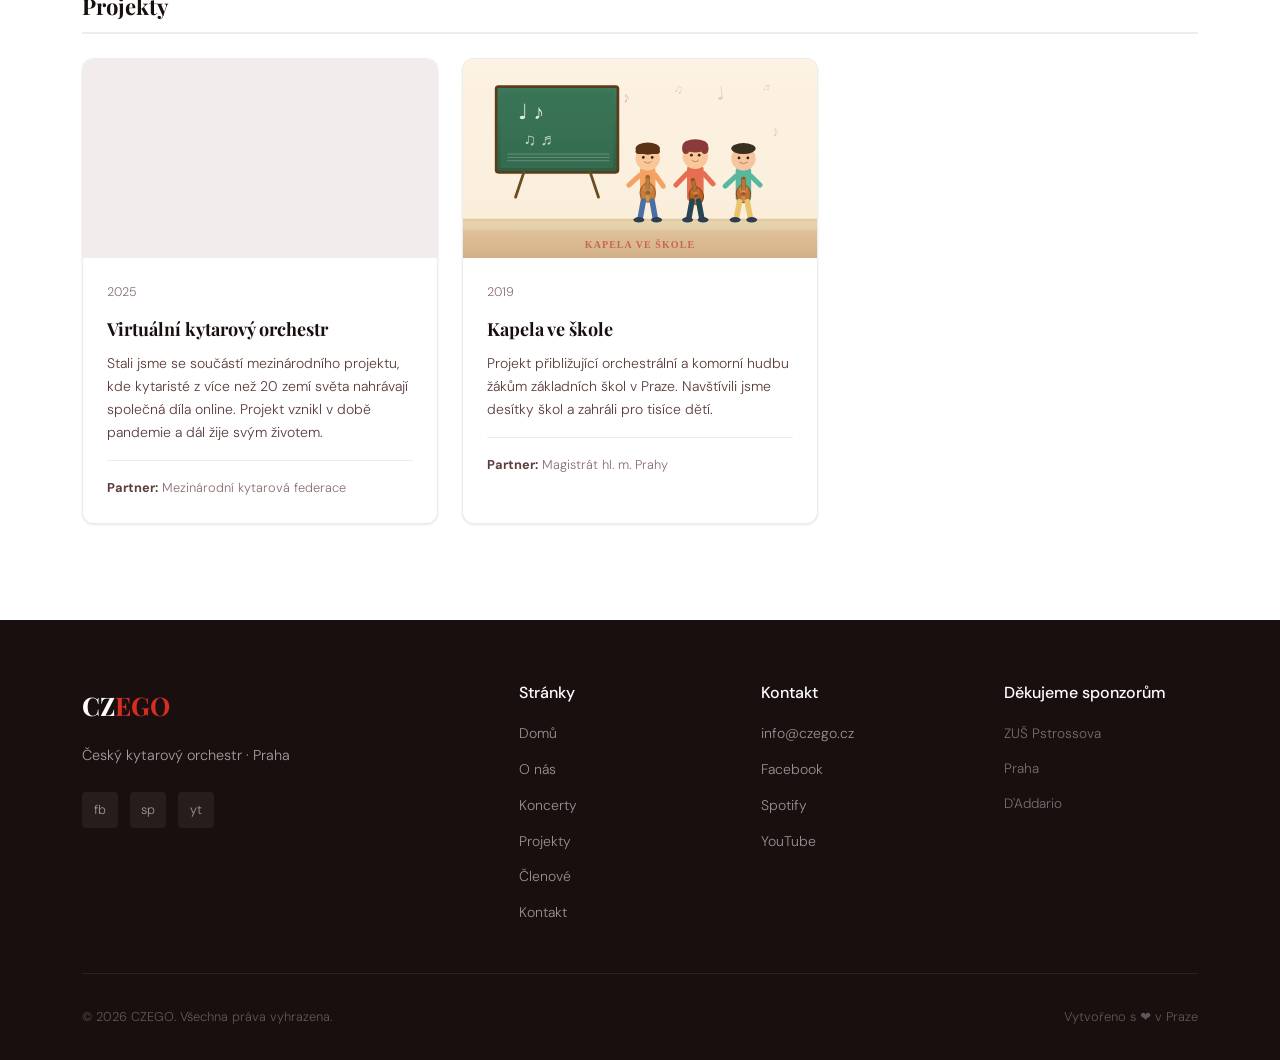
<file: projekty.html>
<!DOCTYPE html>
<html lang="cs">
<head>
  <meta charset="UTF-8">
  <meta name="viewport" content="width=device-width, initial-scale=1.0">
  <title>Projekty – CZEGO | Český kytarový orchestr</title>
  <meta name="description" content="Benefiční a vzdělávací projekty Českého kytarového orchestru CZEGO – spolupráce s Člověkem v tísni, ZUŠ Jeseník, Nedoklubko a další.">
  <meta name="robots" content="index, follow">
  <link rel="canonical" href="https://czego.cz/projekty.html">
  <link rel="alternate" hreflang="cs" href="https://czego.cz/projekty.html">
  <link rel="alternate" hreflang="en" href="https://czego.cz/projekty.html">
  <meta property="og:type"        content="website">
  <meta property="og:url"         content="https://czego.cz/projekty.html">
  <meta property="og:title"       content="Projekty – CZEGO | Český kytarový orchestr">
  <meta property="og:description" content="Benefiční a vzdělávací projekty Českého kytarového orchestru CZEGO.">
  <meta property="og:image"       content="https://czego.cz/assets/images/og/og-default.jpg">
  <meta property="og:site_name"   content="CZEGO">
  <meta name="twitter:card"       content="summary_large_image">
  <meta name="twitter:image"      content="https://czego.cz/assets/images/og/og-default.jpg">
  <meta name="theme-color"        content="#B8251A">
  <link rel="preconnect" href="https://fonts.googleapis.com">
  <link rel="preconnect" href="https://fonts.gstatic.com" crossorigin>
  <link rel="stylesheet" href="https://fonts.googleapis.com/css2?family=Playfair+Display:ital,wght@0,400;0,700;1,400&family=DM+Sans:opsz,wght@9..40,300;9..40,400;9..40,500&display=swap">
  <link rel="stylesheet" href="assets/css/main.css">
</head>
<body>

<a class="skip-nav" href="#main-content">Přeskočit na obsah</a>

<header class="site-header" role="banner">
  <div class="container">
    <nav class="nav" aria-label="Hlavní navigace">
      <a class="nav__logo" href="index.html">CZ<span>EGO</span></a>
      <button class="nav__burger" id="nav-burger" aria-label="Otevřít menu" aria-expanded="false" aria-controls="nav-links">
        <span></span><span></span><span></span>
      </button>
      <ul class="nav__links" id="nav-links" role="list"></ul>
    </nav>
  </div>
</header>

<main id="main-content" tabindex="-1">

  <div class="page-header">
    <div class="container">
      <p class="eyebrow" id="ph-eyebrow"></p>
      <h1 id="ph-h1"></h1>
      <p class="lead" id="ph-lead" style="margin-top:1rem"></p>
    </div>
  </div>

  <section class="section">
    <div class="container">
      <div id="projects-grid"></div>
    </div>
  </section>

</main>

<footer class="site-footer" role="contentinfo">
  <div class="container" id="site-footer-inner"></div>
</footer>

<script src="assets/js/utils.js"></script>
<script>
(function () {
  const isCs = getLang() === 'cs';
  renderNav('projekty.html');
  renderFooter();

  document.documentElement.lang = getLang();
  if (!isCs) {
    document.title = 'Projects – CZEGO | Czech Guitar Orchestra';
    document.querySelector('meta[name="description"]').content = 'Charity and educational projects of the Czech Guitar Orchestra CZEGO.';
  }

  document.getElementById('ph-eyebrow').textContent = isCs ? 'Co děláme navíc' : 'Beyond the stage';
  document.getElementById('ph-h1').textContent      = isCs ? 'Projekty & benefice' : 'Projects & Charity';
  document.getElementById('ph-lead').textContent    = isCs
    ? 'Mimo koncertování se rádi zapojujeme do projektů a pomáháme tam, kde je to potřeba.'
    : 'Beyond performing, we love getting involved in projects and helping where it\'s needed.';

  const grid = document.getElementById('projects-grid');
  showLoading('projects-grid');

  function projectCardHTML(p) {
    return `
      <div class="project-card reveal">
        <div class="project-card__image">
          ${p.video_id
            ? `<iframe src="https://www.youtube-nocookie.com/embed/${escHtml(p.video_id)}?rel=0&modestbranding=1" title="${escHtml(isCs ? p.title_cs : p.title_en)}" frameborder="0" allowfullscreen loading="lazy" style="width:100%;height:100%;position:absolute;inset:0;"></iframe>`
            : p.image
              ? `<img src="${escHtml(p.image)}" alt="${escHtml(isCs ? p.title_cs : p.title_en)}" loading="lazy" width="640" height="360" style="${p.image_fit ? `object-fit:${escHtml(p.image_fit)};` : ''}">`
              : `<div class="project-card__image-placeholder">🎵</div>`}
        </div>
        <div class="project-card__body">
          <div class="project-card__meta">
            <span class="project-card__year">${escHtml(p.year)}</span>
          </div>
          <h3 class="project-card__title">${escHtml(isCs ? p.title_cs : p.title_en)}</h3>
          <p class="project-card__desc">${escHtml(isCs ? p.description_cs : p.description_en)}</p>
          <div class="project-card__footer">
            <div class="project-card__partner">
              <strong>${isCs ? 'Partner' : 'Partner'}:</strong>
              ${escHtml(isCs ? p.partner_cs : p.partner_en)}
            </div>
            ${p.logo ? [].concat(p.logo).map(src => `<img src="${escHtml(src)}" alt="${escHtml(isCs ? p.partner_cs : p.partner_en)}" class="project-card__logo" loading="lazy">`).join('') : ''}
          </div>
        </div>
      </div>`;
  }

  const CATEGORIES = [
    { key_cs: 'Benefice', label_cs: 'Benefice', key_en: 'Charity',  label_en: 'Charity'  },
    { key_cs: 'Projekt',  label_cs: 'Projekty', key_en: 'Projects', label_en: 'Projects' },
  ];

  fetchJSON('data/projects.json')
    .then(projects => {
      grid.innerHTML = CATEGORIES
        .map(cat => {
          const items = projects
            .filter(p => p.category_cs === cat.key_cs)
            .sort((a, b) => b.year - a.year);
          if (!items.length) return '';
          return `
            <div class="projects-section">
              <h2 class="projects-section__title">${escHtml(isCs ? cat.label_cs : cat.label_en)}</h2>
              <div class="projects-grid">
                ${items.map(projectCardHTML).join('')}
              </div>
            </div>`;
        }).join('');
    })
    .catch(() => showError('projects-grid', isCs ? 'Nepodařilo se načíst projekty.' : 'Failed to load projects.'))
    .finally(() => initReveal());
})();
</script>
</body>
</html>
</file>
<file: assets/css/main.css>
/* ============================================================
   CZEGO – Czech Guitar Orchestra
   Design System & Global Styles
   ============================================================ */

/* ── Google Fonts ── */
@import url('https://fonts.googleapis.com/css2?family=Playfair+Display:ital,wght@0,400;0,700;1,400&family=DM+Sans:opsz,wght@9..40,300;9..40,400;9..40,500&display=swap');

/* ── CSS Custom Properties ── */
:root {
  /* Brand colours */
  --red:        #B8251A;
  --red-dark:   #8c1910;
  --red-light:  #d42e22;
  --red-tint:   #fdf2f1;
  --red-tint2:  #f9e0de;

  /* Neutrals */
  --white:      #ffffff;
  --cream:      #faf7f7;
  --sand:       #f3ecec;
  --sand-dark:  #e8dcdc;
  --stone:      #c4b0b0;
  --taupe:      #8a6e6e;
  --brown:      #5c3c3c;
  --ink:        #1a0f0f;

  /* Semantic */
  --text-primary:   var(--ink);
  --text-secondary: var(--brown);
  --text-muted:     var(--taupe);
  --bg-primary:     var(--white);
  --bg-secondary:   var(--cream);
  --bg-tertiary:    var(--sand);
  --border-light:   rgba(26,15,15,.08);
  --border-mid:     rgba(26,15,15,.15);

  /* Typography */
  --font-display: 'Playfair Display', Georgia, serif;
  --font-body:    'DM Sans', system-ui, sans-serif;

  /* Spacing scale */
  --sp-1:  .25rem;
  --sp-2:  .5rem;
  --sp-3:  .75rem;
  --sp-4:  1rem;
  --sp-5:  1.25rem;
  --sp-6:  1.5rem;
  --sp-8:  2rem;
  --sp-10: 2.5rem;
  --sp-12: 3rem;
  --sp-16: 4rem;
  --sp-20: 5rem;
  --sp-24: 6rem;

  /* Radius */
  --r-sm:   4px;
  --r-md:   8px;
  --r-lg:   12px;
  --r-full: 9999px;

  /* Shadows */
  --shadow-sm: 0 1px 3px rgba(26,15,15,.06), 0 1px 2px rgba(26,15,15,.04);
  --shadow-md: 0 4px 12px rgba(26,15,15,.08), 0 2px 4px rgba(26,15,15,.05);
  --shadow-lg: 0 12px 32px rgba(26,15,15,.1), 0 4px 8px rgba(26,15,15,.06);

  /* Transitions */
  --transition: 200ms ease;
  --transition-slow: 400ms ease;

  /* Layout */
  --container: 1180px;
  --container-narrow: 760px;
  --nav-height: 68px;
}

/* ── Reset & Base ── */
*, *::before, *::after { box-sizing: border-box; margin: 0; padding: 0; }

html {
  scroll-behavior: smooth;
  -webkit-text-size-adjust: 100%;
}

body {
  background: var(--bg-primary);
  color: var(--text-primary);
  font-family: var(--font-body);
  font-weight: 300;
  font-size: 1rem;
  line-height: 1.7;
  -webkit-font-smoothing: antialiased;
  -moz-osx-font-smoothing: grayscale;
}

img, svg { display: block; max-width: 100%; }
a { color: inherit; text-decoration: none; }
button { font-family: var(--font-body); cursor: pointer; }
ul, ol { list-style: none; }
input, textarea { font-family: var(--font-body); }

/* ── Skip Nav (Accessibility) ── */
.skip-nav {
  position: absolute;
  top: -100%;
  left: var(--sp-4);
  background: var(--red);
  color: var(--white);
  padding: var(--sp-3) var(--sp-6);
  border-radius: var(--r-sm);
  font-size: .875rem;
  font-weight: 500;
  z-index: 9999;
  transition: top var(--transition);
}
.skip-nav:focus { top: var(--sp-4); }

/* ── Container ── */
.container {
  width: 100%;
  max-width: var(--container);
  margin-inline: auto;
  padding-inline: var(--sp-8);
}
.container--narrow {
  max-width: var(--container-narrow);
}

/* ── Typography ── */
h1, h2, h3, h4, h5, h6 {
  font-family: var(--font-display);
  font-weight: 700;
  line-height: 1.15;
  color: var(--text-primary);
}
h1 { font-size: clamp(2.25rem, 5vw, 3.5rem); }
h2 { font-size: clamp(1.75rem, 3.5vw, 2.5rem); }
h3 { font-size: clamp(1.25rem, 2.5vw, 1.5rem); }
h4 { font-size: 1.125rem; }

p { max-width: 68ch; }
p + p { margin-top: var(--sp-4); }

.lead {
  font-size: 1.125rem;
  color: var(--text-secondary);
  font-weight: 300;
  line-height: 1.75;
}

.eyebrow {
  display: inline-flex;
  align-items: center;
  gap: var(--sp-3);
  font-size: .75rem;
  font-weight: 500;
  letter-spacing: .18em;
  text-transform: uppercase;
  color: var(--red);
  margin-bottom: var(--sp-4);
}
.eyebrow::before {
  content: '';
  display: block;
  width: 28px;
  height: 1.5px;
  background: var(--red);
  flex-shrink: 0;
}

/* ── Buttons ── */
.btn {
  display: inline-flex;
  align-items: center;
  gap: var(--sp-2);
  padding: .75rem 1.75rem;
  font-size: .875rem;
  font-weight: 500;
  letter-spacing: .04em;
  border-radius: var(--r-sm);
  border: 1.5px solid transparent;
  transition: all var(--transition);
  white-space: nowrap;
  line-height: 1;
}
.btn--primary {
  background: var(--red);
  color: var(--white);
  border-color: var(--red);
}
.btn--primary:hover {
  background: var(--red-dark);
  border-color: var(--red-dark);
  transform: translateY(-1px);
  box-shadow: var(--shadow-md);
}
.btn--outline {
  background: transparent;
  color: var(--ink);
  border-color: var(--border-mid);
}
.btn--outline:hover {
  border-color: var(--ink);
  background: var(--ink);
  color: var(--white);
}
.btn--ghost {
  background: transparent;
  color: var(--red);
  border-color: transparent;
  padding-inline: 0;
  text-decoration: underline;
  text-underline-offset: 3px;
}
.btn--ghost:hover { color: var(--red-dark); }

.btn--sm { padding: .5rem 1.125rem; font-size: .8rem; }
.btn--lg { padding: 1rem 2.25rem; font-size: 1rem; }

.btn-group {
  display: flex;
  gap: var(--sp-3);
  flex-wrap: wrap;
  align-items: center;
}

/* ── Navigation ── */
.site-header {
  position: sticky;
  top: 0;
  margin-top: var(--sp-4);
  z-index: 100;
  background: rgba(255,255,255,.95);
  backdrop-filter: blur(12px);
  -webkit-backdrop-filter: blur(12px);
  border-bottom: 1px solid var(--border-light);
  height: var(--nav-height);
}
.nav {
  display: flex;
  align-items: center;
  justify-content: space-between;
  height: 100%;
}
.nav__logo {
  font-family: var(--font-display);
  font-size: 1.5rem;
  font-weight: 700;
  color: var(--ink);
  letter-spacing: .02em;
}
.nav__logo span { color: var(--red); }

.nav__links {
  display: flex;
  align-items: center;
  gap: var(--sp-2);
}
.nav__link {
  display: block;
  padding: var(--sp-2) var(--sp-4);
  font-size: .875rem;
  font-weight: 400;
  color: var(--text-secondary);
  border-radius: var(--r-sm);
  transition: color var(--transition), background var(--transition);
  background: none;
  border: none;
}
.nav__link:hover, .nav__link.active {
  color: var(--ink);
  background: var(--bg-tertiary);
}
.nav__link--cta {
  background: var(--red);
  color: var(--white) !important;
  padding: var(--sp-2) var(--sp-5);
  margin-left: var(--sp-2);
}
.nav__link--cta:hover {
  background: var(--red-dark);
  color: var(--white) !important;
}
.nav__lang {
  display: flex;
  align-items: center;
  gap: var(--sp-1);
  padding: var(--sp-2) var(--sp-3);
  font-size: .8rem;
  font-weight: 500;
  letter-spacing: .06em;
  color: var(--text-muted);
  background: none;
  border: 1px solid var(--border-mid);
  border-radius: var(--r-sm);
  transition: all var(--transition);
  margin-left: var(--sp-3);
}
.nav__lang:hover { color: var(--ink); border-color: var(--ink); }

/* Mobile hamburger */
.nav__burger {
  display: none;
  flex-direction: column;
  justify-content: center;
  gap: 5px;
  width: 36px;
  height: 36px;
  background: none;
  border: none;
  padding: 4px;
}
.nav__burger span {
  display: block;
  height: 1.5px;
  background: var(--ink);
  border-radius: 2px;
  transition: all var(--transition);
}
.nav__burger.open span:nth-child(1) { transform: translateY(6.5px) rotate(45deg); }
.nav__burger.open span:nth-child(2) { opacity: 0; }
.nav__burger.open span:nth-child(3) { transform: translateY(-6.5px) rotate(-45deg); }

/* ── Hero Section ── */
.hero {
  position: relative;
  min-height: calc(100svh - var(--nav-height));
  display: flex;
  align-items: center;
  background: var(--bg-secondary) center/cover no-repeat;
  background-image: linear-gradient(rgba(0, 0, 0, .60), rgba(0, 0, 0, .60)), url('../images/og/hero_main_page.jpg');
  overflow: hidden;
  padding-block: var(--sp-24);
}
.hero::before {
  content: '';
  position: absolute;
  inset: 0;
  background:
    radial-gradient(ellipse 55% 65% at 75% 40%, rgba(184,37,26,.06) 0%, transparent 70%),
    repeating-linear-gradient(
      -45deg,
      transparent, transparent 48px,
      rgba(30,26,23,.015) 48px, rgba(30,26,23,.015) 49px
    );
  pointer-events: none;
}
.hero__content {
  position: relative;
  z-index: 1;
  max-width: 680px;
}
.hero .eyebrow { color: var(--white); opacity: .75; }
.hero .eyebrow::before { background: var(--white); }
.hero__h1 { margin-bottom: var(--sp-6); color: var(--white); }
.hero__h1 em {
  font-style: italic;
  color: var(--red-light);
}
.hero__sub {
  font-size: 1.125rem;
  color: rgba(255,255,255,.85);
  max-width: 500px;
  margin-bottom: var(--sp-8);
  border-left: 2px solid var(--red);
  padding-left: var(--sp-5);
}
.hero .btn--outline {
  color: var(--white);
  border-color: rgba(255,255,255,.5);
}
.hero .btn--outline:hover {
  background: var(--white);
  border-color: var(--white);
  color: var(--ink);
}
.hero__deco {
  position: absolute;
  right: -2rem;
  top: 50%;
  transform: translateY(-50%);
  font-family: var(--font-display);
  font-size: clamp(10rem, 22vw, 22rem);
  font-weight: 700;
  color: rgba(184,37,26,.04);
  line-height: 1;
  pointer-events: none;
  user-select: none;
  letter-spacing: -.02em;
}

/* ── Page Header ── */
.page-header {
  background: var(--bg-secondary);
  padding-block: var(--sp-24) var(--sp-12);
  border-bottom: 1px solid var(--border-light);
}
.page-header h1 { margin-top: var(--sp-3); }

/* ── Section Base ── */
.section {
  padding-block: var(--sp-24);
}
.section--sm { padding-block: var(--sp-16); }
.section--lg { padding-block: clamp(var(--sp-24), 8vw, 9rem); }
.section--alt { background: var(--bg-secondary); }
.section--sand { background: var(--sand); }
.section--dark {
  background: var(--ink);
  color: var(--white);
}
.section--dark .eyebrow { color: var(--red-light); }
.section--dark .eyebrow::before { background: var(--red-light); }
.section--dark h2 { color: var(--white); }
.section--dark .lead { color: rgba(255,255,255,.65); }

.section__header {
  margin-bottom: var(--sp-12);
  max-width: 600px;
}
.section__header h2 { margin-top: var(--sp-3); }
.section__header .lead { margin-top: var(--sp-4); }

/* ── Concert Cards ── */
.concerts-grid {
  display: grid;
  grid-template-columns: repeat(auto-fill, minmax(300px, 1fr));
  gap: 1px;
  background: var(--border-light);
  border: 1px solid var(--border-light);
  border-radius: var(--r-md);
  overflow: hidden;
}
.concert-card {
  background: var(--white);
  padding: var(--sp-8);
  position: relative;
  transition: background var(--transition), box-shadow var(--transition);
}
.concert-card::before {
  content: '';
  position: absolute;
  top: 0; left: 0; right: 0;
  height: 3px;
  background: var(--red);
  transform: scaleX(0);
  transform-origin: left;
  transition: transform var(--transition-slow);
}
.concert-card:hover { background: var(--cream); }
.concert-card:hover::before { transform: scaleX(1); }

.concert-card__badge {
  display: inline-block;
  font-size: .7rem;
  font-weight: 500;
  letter-spacing: .1em;
  text-transform: uppercase;
  padding: .2rem .65rem;
  border-radius: var(--r-full);
  margin-bottom: var(--sp-4);
}
.concert-card__badge--upcoming {
  background: var(--red-tint);
  color: var(--red);
}
.concert-card__badge--past {
  background: var(--bg-tertiary);
  color: var(--text-muted);
}
.concert-card__date {
  font-family: var(--font-display);
  font-size: 3.5rem;
  font-weight: 700;
  line-height: 1;
  color: var(--red);
}
.concert-card__month {
  font-size: .72rem;
  font-weight: 500;
  letter-spacing: .15em;
  text-transform: uppercase;
  color: var(--text-muted);
  margin-bottom: var(--sp-4);
}
.concert-card__title {
  font-family: var(--font-display);
  font-size: 1.125rem;
  font-weight: 700;
  margin-bottom: var(--sp-3);
  color: var(--text-primary);
}
.concert-card__meta {
  font-size: .85rem;
  color: var(--text-muted);
  margin-bottom: var(--sp-1);
}
.concert-card__desc {
  font-size: .875rem;
  color: var(--text-secondary);
  margin-top: var(--sp-3);
  line-height: 1.65;
}
.concert-card__price {
  display: inline-flex;
  align-items: center;
  margin-top: var(--sp-4);
  padding: .3rem .85rem;
  border: 1px solid var(--red-tint2);
  border-radius: var(--r-full);
  font-size: .78rem;
  font-weight: 500;
  color: var(--red);
  background: var(--red-tint);
}
.concert-card__tickets {
  display: flex;
  flex-wrap: wrap;
  gap: var(--sp-2);
  margin-top: var(--sp-3);
}
.concert-card__tickets-label {
  display: inline-flex;
  align-items: center;
  padding: .3rem .85rem;
  border: 1px solid var(--border-mid);
  border-radius: var(--r-full);
  font-size: .78rem;
  font-weight: 500;
  color: var(--text-secondary);
  background: var(--bg-secondary);
}
.concert-card__tickets-link {
  display: inline-flex;
  align-items: center;
  padding: .3rem .85rem;
  border: 1px solid var(--red);
  border-radius: var(--r-full);
  font-size: .78rem;
  font-weight: 500;
  color: var(--red);
  background: transparent;
  text-decoration: none;
  transition: background var(--transition), color var(--transition);
}
.concert-card__tickets-link:hover {
  background: var(--red);
  color: var(--white);
}

.concert-card__partner {
  margin-top: var(--sp-4);
  padding-top: var(--sp-4);
  border-top: 1px solid var(--border-light);
}
.concert-card__partner-logo {
  height: 32px;
  width: auto;
  opacity: 0.75;
  filter: grayscale(30%);
  transition: opacity var(--transition), filter var(--transition);
}
.concert-card:hover .concert-card__partner-logo {
  opacity: 1;
  filter: none;
}

/* ── Project media cards (o-nas.html) ── */
.project-media-grid {
  display: grid;
  grid-template-columns: repeat(auto-fill, minmax(280px, 1fr));
  gap: var(--sp-6);
  margin-top: 2.5rem;
}
.project-media-card {
  background: var(--white);
  border-radius: var(--r-lg);
  overflow: hidden;
  border: 1px solid var(--border-light);
  box-shadow: var(--shadow-sm);
  transition: box-shadow var(--transition), transform var(--transition);
}
.project-media-card:hover {
  box-shadow: var(--shadow-lg);
  transform: translateY(-3px);
}
.project-media-card__media {
  aspect-ratio: 16/9;
  overflow: hidden;
  background: var(--sand);
  position: relative;
}
.project-media-card__media img {
  width: 100%;
  height: 100%;
  object-fit: cover;
  display: block;
  transition: transform var(--transition-slow);
}
.project-media-card:hover .project-media-card__media img { transform: scale(1.04); }
.project-media-card__media iframe {
  position: absolute;
  inset: 0;
  width: 100%;
  height: 100%;
  border: none;
}
.project-media-card__body {
  padding: var(--sp-5) var(--sp-6) var(--sp-6);
}
.project-media-card__year {
  font-size: .68rem;
  font-weight: 600;
  letter-spacing: .12em;
  text-transform: uppercase;
  color: var(--text-muted);
  margin-bottom: var(--sp-2);
}
.project-media-card__title {
  font-family: var(--font-display);
  font-size: 1.05rem;
  font-weight: 700;
  color: var(--ink);
  margin-bottom: var(--sp-2);
  line-height: 1.3;
}
.project-media-card__desc {
  font-size: .84rem;
  color: var(--text-secondary);
  line-height: 1.65;
  display: -webkit-box;
  -webkit-line-clamp: 3;
  -webkit-box-orient: vertical;
  overflow: hidden;
}
.project-media-card__partner {
  display: inline-block;
  margin-top: var(--sp-4);
  font-size: .7rem;
  font-weight: 500;
  letter-spacing: .04em;
  color: var(--red);
  background: var(--red-tint);
  padding: .25rem .7rem;
  border-radius: var(--r-full);
}

/* ── Concert Rows (koncerty.html) ── */
.concerts-list {
  display: flex;
  flex-direction: column;
  gap: var(--sp-4);
}
.concert-row {
  display: grid;
  grid-template-columns: 80px 1fr;
  border-radius: var(--r-lg);
  overflow: hidden;
  background: var(--white);
  box-shadow: 0 2px 8px rgba(0,0,0,.07), 0 0 0 1px var(--border-light);
  transition: box-shadow var(--transition), transform var(--transition);
}
.concert-row--has-logo {
  grid-template-columns: 80px 1fr auto;
}
.concert-row:hover {
  box-shadow: 0 8px 28px rgba(0,0,0,.12), 0 0 0 1px var(--border-mid);
  transform: translateY(-2px);
}
.concert-row__date {
  background: var(--red);
  color: #fff;
  display: flex;
  flex-direction: column;
  align-items: center;
  justify-content: center;
  padding: 1.5rem .4rem;
  text-align: center;
  flex-shrink: 0;
}
.concert-row--past .concert-row__date {
  background: var(--sand);
  color: var(--text-secondary);
}
.concert-row__day {
  font-family: var(--font-display);
  font-size: 2.4rem;
  font-weight: 700;
  line-height: 1;
}
.concert-row__mon {
  font-size: .6rem;
  font-weight: 600;
  letter-spacing: .08em;
  text-transform: uppercase;
  margin-top: .3rem;
  opacity: .88;
  line-height: 1.35;
  display: flex;
  flex-direction: column;
  align-items: center;
}
.concert-row__body {
  padding: 1.1rem 1.4rem;
  display: flex;
  flex-direction: column;
  gap: .28rem;
}
.concert-row__top {
  display: flex;
  align-items: center;
  justify-content: space-between;
  gap: .75rem;
  flex-wrap: wrap;
  margin-bottom: .1rem;
}
.concert-row__title {
  font-family: var(--font-display);
  font-size: 1.1rem;
  font-weight: 700;
  color: var(--ink);
  line-height: 1.3;
}
.concert-row__time {
  font-size: .82rem;
  font-weight: 700;
  color: var(--ink);
  margin-top: .2rem;
}
.concert-row__meta {
  display: flex;
  flex-wrap: wrap;
  gap: .6rem;
  font-size: .82rem;
  color: var(--text-muted);
}
.concert-row__desc {
  font-size: .85rem;
  color: var(--text-secondary);
  line-height: 1.6;
  margin-top: .1rem;
  display: -webkit-box;
  -webkit-line-clamp: 2;
  -webkit-box-orient: vertical;
  overflow: hidden;
}
.concert-row__footer {
  display: flex;
  align-items: center;
  flex-wrap: wrap;
  gap: .45rem;
  margin-top: .35rem;
}
.concert-row__price {
  font-size: .74rem;
  font-weight: 500;
  padding: .25rem .7rem;
  border-radius: var(--r-full);
  border: 1px solid var(--red-tint2);
  color: var(--red);
  background: var(--red-tint);
}
.concert-row__ticket-label {
  font-size: .74rem;
  font-weight: 500;
  padding: .25rem .7rem;
  border-radius: var(--r-full);
  border: 1px solid var(--border-mid);
  color: var(--text-secondary);
  background: var(--bg-secondary);
}
.concert-row__ticket-link {
  font-size: .74rem;
  font-weight: 500;
  padding: .25rem .7rem;
  border-radius: var(--r-full);
  border: 1px solid var(--red);
  color: var(--red);
  background: transparent;
  text-decoration: none;
  transition: background var(--transition), color var(--transition);
}
.concert-row__ticket-link:hover { background: var(--red); color: #fff; }
.concert-row__logo-wrap {
  display: flex;
  flex-direction: column;
  align-items: center;
  justify-content: space-between;
  gap: .75rem;
  padding: 1rem 1.2rem;
  border-left: 1px solid var(--border-light);
}
.concert-row__logo {
  height: 6rem;
  width: auto;
  max-width: 10rem;
  object-fit: contain;
  opacity: .85;
  filter: grayscale(20%);
}
.concert-row__ticket-link--mobile-only { display: none; }

@media (max-width: 600px) {
  .concert-row,
  .concert-row--has-logo { grid-template-columns: 62px 1fr; }
  .concert-row__day { font-size: 1.8rem; }
  .concert-row__body { padding: .9rem 1rem; }
  .concert-row__logo-wrap {
    grid-column: 1 / -1;
    border-left: none;
    border-top: 1px solid var(--border-light);
    padding: .75rem 1rem;
    justify-content: flex-start;
  }
  .concert-row__logo { height: 3.5rem; }
  .concert-row__ticket-link--mobile-only { display: inline-flex; }
  .concert-row__ticket-link--desktop-only { display: none; }
}

/* ── Partner Logos Strip ── */
.partner-logos-strip {
  display: grid;
  grid-template-columns: 1fr 1fr;
  align-items: center;
  justify-items: center;
  gap: 2rem;
}
.partner-logo {
  height: 56px;
  width: 100%;
  max-width: 160px;
  object-fit: contain;
  filter: grayscale(20%);
  opacity: .85;
  transition: opacity var(--transition), filter var(--transition);
}
.partner-logo:hover { opacity: 1; filter: none; }

/* ── Member Groups ── */
.members-group + .members-group {
  margin-top: var(--sp-12);
}
.members-group__header {
  display: flex;
  align-items: center;
  gap: var(--sp-4);
  margin-bottom: var(--sp-6);
}
.members-group__label {
  white-space: nowrap;
  font-size: .72rem;
  font-weight: 600;
  letter-spacing: .12em;
  text-transform: uppercase;
  color: var(--text-muted);
}
.members-group__header::before,
.members-group__header::after {
  content: '';
  flex: 1;
  height: 1px;
  background: var(--border-light);
}
.members-group--guests {
  margin-top: var(--sp-16);
  padding-top: var(--sp-16);
  border-top: 1px dashed var(--border-mid);
}
.members-group__header--guests .members-group__label {
  color: var(--red);
}
.members-group__header--guests::before,
.members-group__header--guests::after {
  background: var(--red-tint2);
}

/* ── Member Cards ── */
.members-grid {
  display: grid;
  grid-template-columns: repeat(auto-fill, minmax(240px, 1fr));
  gap: var(--sp-6);
}
.members-grid--solo {
  grid-template-columns: minmax(240px, 320px);
  justify-content: center;
}
.member-card {
  background: var(--white);
  border: 1px solid var(--border-light);
  border-radius: var(--r-lg);
  overflow: hidden;
  transition: box-shadow var(--transition), transform var(--transition);
  box-shadow: var(--shadow-sm);
}
.member-card:hover {
  box-shadow: var(--shadow-lg);
  transform: translateY(-3px);
}
.member-card__photo {
  aspect-ratio: 4/3;
  overflow: hidden;
  background: var(--sand);
  position: relative;
}
.member-card__photo img {
  width: 100%;
  height: 100%;
  object-fit: cover;
  transition: transform var(--transition-slow);
}
.member-card:hover .member-card__photo img { transform: scale(1.04); }

.member-card__photo--switchable {
  cursor: pointer;
}
.member-card__photo-img {
  position: absolute;
  inset: 0;
  transition: opacity 400ms ease, transform var(--transition-slow);
}
.member-card__photo-img--alt {
  opacity: 0;
}
.member-card__photo--flipped .member-card__photo-img--primary {
  opacity: 0;
}
.member-card__photo--flipped .member-card__photo-img--alt {
  opacity: 1;
}
.member-card__photo-hint {
  position: absolute;
  bottom: var(--sp-2);
  right: var(--sp-2);
  font-size: .85rem;
  background: rgba(255,255,255,.75);
  border-radius: var(--r-full);
  width: 28px;
  height: 28px;
  display: flex;
  align-items: center;
  justify-content: center;
  opacity: 0;
  transition: opacity var(--transition);
  pointer-events: none;
}
.member-card__photo--switchable:hover .member-card__photo-hint {
  opacity: 1;
}

.member-card__photo-placeholder {
  width: 100%;
  height: 100%;
  display: flex;
  align-items: center;
  justify-content: center;
  font-family: var(--font-display);
  font-size: 2.5rem;
  font-weight: 700;
  color: var(--red);
  background: linear-gradient(135deg, var(--red-tint) 0%, var(--sand) 100%);
}
.member-card__body { padding: var(--sp-5) var(--sp-6); }
.member-card__name {
  font-family: var(--font-display);
  font-size: 1.125rem;
  font-weight: 700;
  margin-bottom: var(--sp-1);
}
.member-card__role {
  font-size: .75rem;
  font-weight: 500;
  letter-spacing: .12em;
  text-transform: uppercase;
  color: var(--red);
  margin-bottom: var(--sp-4);
}
.member-card__bio {
  font-size: .875rem;
  color: var(--text-secondary);
  line-height: 1.65;
  display: -webkit-box;
  -webkit-line-clamp: 3;
  -webkit-box-orient: vertical;
  overflow: hidden;
  transition: none;
}
.member-card__bio--expanded {
  display: block;
  overflow: visible;
  -webkit-line-clamp: unset;
}
.member-card__bio-toggle {
  display: inline-block;
  margin-top: var(--sp-2);
  font-size: .8rem;
  font-weight: 500;
  color: var(--red);
  background: none;
  border: none;
  padding: 0;
  cursor: pointer;
  font-family: var(--font-body);
}
.member-card__bio-toggle:hover { text-decoration: underline; }
.member-card__social {
  display: flex;
  gap: var(--sp-3);
  margin-top: var(--sp-4);
  padding-top: var(--sp-4);
  border-top: 1px solid var(--border-light);
}
.member-card__social a {
  display: flex;
  align-items: center;
  justify-content: center;
  width: 30px;
  height: 30px;
  border-radius: var(--r-sm);
  background: var(--bg-tertiary);
  color: var(--text-muted);
  font-size: .75rem;
  transition: all var(--transition);
}
.member-card__social a:hover {
  background: var(--red-tint);
  color: var(--red);
}

/* ── Project Cards ── */
.projects-grid {
  display: grid;
  grid-template-columns: repeat(auto-fill, minmax(320px, 1fr));
  gap: var(--sp-6);
}
.project-card {
  background: var(--white);
  border: 1px solid var(--border-light);
  border-radius: var(--r-lg);
  overflow: hidden;
  box-shadow: var(--shadow-sm);
  transition: box-shadow var(--transition), transform var(--transition);
}
.project-card:hover {
  box-shadow: var(--shadow-lg);
  transform: translateY(-3px);
}
.project-card__image {
  aspect-ratio: 16/9;
  overflow: hidden;
  background: var(--sand);
  position: relative;
}
.project-card__image img {
  width: 100%;
  height: 100%;
  object-fit: cover;
  transition: transform var(--transition-slow);
}
.project-card:hover .project-card__image img { transform: scale(1.04); }
.project-card__image-placeholder {
  width: 100%;
  height: 100%;
  display: flex;
  align-items: center;
  justify-content: center;
  font-size: 2.5rem;
}
.project-card__body { padding: var(--sp-6); }
.project-card__meta {
  display: flex;
  align-items: center;
  gap: var(--sp-3);
  margin-bottom: var(--sp-4);
}
.project-card__category {
  font-size: .7rem;
  font-weight: 500;
  letter-spacing: .1em;
  text-transform: uppercase;
  padding: .2rem .65rem;
  border-radius: var(--r-full);
  background: var(--red-tint);
  color: var(--red);
}
.project-card__year {
  font-size: .78rem;
  color: var(--text-muted);
}
.project-card__title {
  font-family: var(--font-display);
  font-size: 1.125rem;
  font-weight: 700;
  margin-bottom: var(--sp-3);
}
.project-card__desc {
  font-size: .875rem;
  color: var(--text-secondary);
  line-height: 1.65;
}
.project-card__footer {
  display: flex;
  align-items: center;
  justify-content: space-between;
  gap: var(--sp-4);
  margin-top: var(--sp-4);
  padding-top: var(--sp-4);
  border-top: 1px solid var(--border-light);
}
.project-card__partner {
  font-size: .8rem;
  color: var(--text-muted);
  flex: 1;
}
.project-card__partner strong { color: var(--text-secondary); }
.project-card__logo {
  height: 2rem;
  width: auto;
  max-width: 5rem;
  object-fit: contain;
  flex-shrink: 0;
  filter: grayscale(30%);
  opacity: .85;
}

/* ── Project strips (o-nas.html) ── */
.project-strip {
  display: grid;
  grid-template-columns: 5rem 1fr auto;
  align-items: center;
  gap: 1.5rem;
  padding: 1.25rem 1.75rem;
  background: var(--white);
  border-radius: var(--r-md);
  border: 1px solid var(--border-light);
  box-shadow: var(--shadow-sm);
  transition: box-shadow var(--transition), transform var(--transition);
}
.project-strip:hover {
  box-shadow: var(--shadow-md);
  transform: translateY(-2px);
}
.project-strip__year {
  font-family: var(--font-display);
  font-size: 2.75rem;
  font-weight: 700;
  color: var(--red);
  opacity: .18;
  line-height: 1;
  text-align: center;
  transition: opacity var(--transition);
}
.project-strip:hover .project-strip__year { opacity: .35; }
.project-strip__title {
  font-family: var(--font-display);
  font-size: 1rem;
  font-weight: 700;
  color: var(--ink);
  margin-bottom: .3rem;
}
.project-strip__desc {
  font-size: .83rem;
  color: var(--text-secondary);
  line-height: 1.55;
  display: -webkit-box;
  -webkit-line-clamp: 2;
  -webkit-box-orient: vertical;
  overflow: hidden;
}
.project-strip__partner {
  font-size: .72rem;
  font-weight: 500;
  letter-spacing: .04em;
  color: var(--red);
  background: var(--red-tint);
  padding: .3rem .8rem;
  border-radius: var(--r-full);
  white-space: nowrap;
}
@media (max-width: 600px) {
  .project-strip {
    grid-template-columns: 3.5rem 1fr;
    grid-template-rows: auto auto;
  }
  .project-strip__partner {
    grid-column: 2;
    justify-self: start;
  }
  .project-strip__year { font-size: 2rem; }
}

/* ── Projects category grouping ── */
.projects-section + .projects-section { margin-top: var(--sp-12); }
.projects-section__title {
  font-family: var(--font-display);
  font-size: 1.375rem;
  font-weight: 700;
  margin-bottom: var(--sp-6);
  padding-bottom: var(--sp-3);
  border-bottom: 2px solid var(--border-light);
  color: var(--ink);
}

/* ── Charity tiles (o-nas.html) ── */
.charity-tiles {
  display: grid;
  grid-template-columns: repeat(4, 1fr);
  gap: var(--sp-3);
  margin-top: var(--sp-8);
}
.charity-tile {
  position: relative;
  border-radius: var(--r-md);
  overflow: hidden;
  aspect-ratio: 3/4;
  box-shadow: var(--shadow-md);
  cursor: default;
}
.charity-tile__bg {
  position: absolute;
  inset: 0;
  width: 100%;
  height: 100%;
  object-fit: cover;
  display: block;
  transition: transform .65s ease;
}
.charity-tile:hover .charity-tile__bg { transform: scale(1.07); }
.charity-tile__overlay {
  position: absolute;
  inset: 0;
  background: linear-gradient(
    165deg,
    rgba(184,37,26,.08) 0%,
    rgba(10,4,2,.55) 55%,
    rgba(10,4,2,.88) 100%
  );
  transition: background .4s ease;
}
.charity-tile:hover .charity-tile__overlay {
  background: linear-gradient(
    165deg,
    rgba(184,37,26,.22) 0%,
    rgba(10,4,2,.68) 55%,
    rgba(10,4,2,.94) 100%
  );
}
.charity-tile__num {
  position: absolute;
  top: 1rem;
  right: 1.1rem;
  font-family: var(--font-display);
  font-size: 1.75rem;
  font-weight: 700;
  color: rgba(255,255,255,.22);
  line-height: 1;
  user-select: none;
  transition: color .4s ease;
}
.charity-tile:hover .charity-tile__num { color: rgba(255,255,255,.45); }
.charity-tile__content {
  position: absolute;
  bottom: 0;
  left: 0;
  right: 0;
  padding: 1.4rem 1.5rem;
}
.charity-tile__year {
  font-size: .62rem;
  font-weight: 600;
  letter-spacing: .15em;
  text-transform: uppercase;
  color: rgba(255,255,255,.55);
  margin-bottom: .35rem;
}
.charity-tile__partner {
  font-family: var(--font-display);
  font-size: 1.15rem;
  font-weight: 700;
  color: #fff;
  line-height: 1.2;
  margin-bottom: .3rem;
}
.charity-tile__title {
  font-size: .82rem;
  color: rgba(255,255,255,.75);
  line-height: 1.5;
  overflow: hidden;
  max-height: 0;
  opacity: 0;
  transition: max-height .38s ease, opacity .38s ease;
}
.charity-tile:hover .charity-tile__title {
  max-height: 5em;
  opacity: 1;
}
@media (max-width: 700px) {
  .charity-tiles { grid-template-columns: repeat(2, 1fr); }
  .charity-tile { aspect-ratio: 3/4; }
  .charity-tile__title { max-height: 5em; opacity: 1; }
}

/* ── Quote Block ── */
.quote-block {
  position: relative;
  padding: var(--sp-10) var(--sp-10) var(--sp-10) var(--sp-12);
  background: var(--red-tint);
  border-left: 4px solid var(--red);
  border-radius: 0 var(--r-md) var(--r-md) 0;
}
.quote-block::before {
  content: '\201C';
  font-family: var(--font-display);
  font-size: 6rem;
  line-height: 1;
  color: var(--red);
  opacity: .2;
  position: absolute;
  top: var(--sp-3);
  left: var(--sp-6);
}
.quote-block__text {
  font-family: var(--font-display);
  font-style: italic;
  font-size: 1.2rem;
  line-height: 1.7;
  color: var(--ink);
  margin-bottom: var(--sp-4);
}
.quote-block__cite {
  font-size: .8rem;
  font-weight: 500;
  letter-spacing: .1em;
  text-transform: uppercase;
  color: var(--red);
}
.quote-block__response {
  margin-top: var(--sp-6);
  padding-top: var(--sp-6);
  border-top: 1px solid var(--border-light);
  font-family: var(--font-display);
  font-size: clamp(1rem, 2vw, 1.2rem);
  font-weight: 700;
  color: var(--text-primary);
}

/* ── Stats Row ── */
.stats-row {
  display: grid;
  grid-template-columns: repeat(auto-fit, minmax(120px, 1fr));
  gap: var(--sp-6);
  padding: var(--sp-8);
  background: var(--white);
  border: 1px solid var(--border-light);
  border-radius: var(--r-lg);
  box-shadow: var(--shadow-sm);
}
.stat {
  text-align: center;
  padding: var(--sp-4) 0;
}
.stat__num {
  font-family: var(--font-display);
  font-size: 2.5rem;
  font-weight: 700;
  color: var(--red);
  line-height: 1;
  margin-bottom: var(--sp-2);
}
.stat__label {
  font-size: .75rem;
  font-weight: 500;
  letter-spacing: .1em;
  text-transform: uppercase;
  color: var(--text-muted);
}

/* ── Two Column Layout ── */
.two-col {
  display: grid;
  grid-template-columns: 1fr 1fr;
  gap: var(--sp-16);
  align-items: center;
}
.two-col--reverse { direction: rtl; }
.two-col--reverse > * { direction: ltr; }

/* ── Destination Tags ── */
.dest-list {
  display: flex;
  gap: var(--sp-2);
  flex-wrap: wrap;
  margin-top: var(--sp-6);
}
.dest-tag {
  display: flex;
  align-items: center;
  gap: var(--sp-2);
  padding: var(--sp-2) var(--sp-5);
  border: 1.5px solid var(--border-mid);
  border-radius: var(--r-full);
  font-size: .875rem;
  font-weight: 400;
  color: var(--text-secondary);
  transition: all var(--transition);
}
.dest-tag--highlight {
  border-color: var(--red-tint2);
  background: var(--red-tint);
  color: var(--red);
  font-weight: 500;
}
.dest-tag:hover { border-color: var(--red); color: var(--red); background: var(--red-tint); }

/* ── Abroad Carousel ── */
.abroad-carousel {
  position: relative;
  border-radius: var(--r-lg);
  overflow: hidden;
  aspect-ratio: 8/5;
  box-shadow: 0 8px 32px rgba(26,8,8,.18);
  background: var(--sand);
}
.abroad-carousel__track {
  display: flex;
  height: 100%;
  transition: transform .42s cubic-bezier(.4,0,.2,1);
}
.abroad-carousel__track img {
  flex-shrink: 0;
  width: 100%;
  height: 100%;
  object-fit: cover;
  display: block;
}
.abroad-carousel__btn {
  position: absolute;
  top: 50%;
  transform: translateY(-50%);
  width: 38px;
  height: 38px;
  border-radius: 50%;
  border: none;
  background: rgba(0,0,0,.45);
  color: #fff;
  font-size: 1.25rem;
  line-height: 1;
  cursor: pointer;
  display: flex;
  align-items: center;
  justify-content: center;
  transition: background var(--transition), transform var(--transition);
  z-index: 2;
}
.abroad-carousel__btn:hover { background: rgba(0,0,0,.72); }
.abroad-carousel__btn:active { transform: translateY(-50%) scale(.92); }
.abroad-carousel__btn--prev { left: .7rem; }
.abroad-carousel__btn--next { right: .7rem; }
.abroad-carousel__dots {
  position: absolute;
  bottom: .65rem;
  left: 50%;
  transform: translateX(-50%);
  display: flex;
  gap: .45rem;
  z-index: 2;
}
.abroad-carousel__dot {
  width: 7px;
  height: 7px;
  border-radius: 50%;
  border: none;
  background: rgba(255,255,255,.45);
  cursor: pointer;
  padding: 0;
  transition: background var(--transition), transform var(--transition);
}
.abroad-carousel__dot--active {
  background: #fff;
  transform: scale(1.25);
}

/* ── Abroad Tabs ── */
.abroad-tablist {
  display: flex;
  flex-wrap: wrap;
  gap: var(--sp-2);
  margin-top: var(--sp-8);
  margin-bottom: var(--sp-8);
}
.abroad-tab {
  display: inline-flex;
  align-items: center;
  gap: var(--sp-2);
  padding: .45rem 1.1rem;
  border: 1px solid var(--border-mid);
  border-radius: var(--r-full);
  background: transparent;
  font-size: .85rem;
  font-weight: 500;
  color: var(--text-secondary);
  cursor: pointer;
  transition: all var(--transition);
  font-family: var(--font-body);
}
.abroad-tab:hover {
  border-color: var(--red);
  color: var(--red);
  background: var(--red-tint);
}
.abroad-tab--active {
  border-color: var(--red);
  background: var(--red);
  color: var(--white);
}
.abroad-tab--active:hover {
  background: var(--red-dark);
  border-color: var(--red-dark);
  color: var(--white);
}
.abroad-tab--highlight:not(.abroad-tab--active) {
  border-color: var(--red-tint2);
  color: var(--red);
  background: var(--red-tint);
}
.abroad-subtablist {
  display: flex;
  flex-wrap: wrap;
  gap: var(--sp-2);
  margin-top: calc(var(--sp-8) * -1 + var(--sp-4));
  margin-bottom: var(--sp-8);
  min-height: 0;
}
.abroad-subtablist:empty { margin: 0; }
.abroad-dest-tab {
  display: inline-flex;
  align-items: center;
  padding: .28rem .85rem;
  border: 1px solid var(--border-light);
  border-radius: var(--r-full);
  background: transparent;
  font-size: .78rem;
  font-weight: 400;
  color: var(--text-secondary);
  cursor: pointer;
  transition: all var(--transition);
  font-family: var(--font-body);
}
.abroad-dest-tab:hover {
  border-color: var(--text-primary);
  color: var(--text-primary);
}
.abroad-dest-tab--active {
  border-color: var(--ink);
  background: var(--ink);
  color: var(--white);
}
.abroad-dest-tab--active:hover {
  border-color: var(--ink);
  background: var(--ink);
  color: var(--white);
}
.abroad-panel {
  animation: fadeSlideUp 280ms ease both;
}
@keyframes fadeSlideUp {
  from { opacity: 0; transform: translateY(12px); }
  to   { opacity: 1; transform: translateY(0); }
}
.two-col--abroad {
  align-items: start;
  gap: var(--sp-12);
}
.abroad-photo-wrap {
  border-radius: var(--r-lg);
  overflow: hidden;
  box-shadow: 0 8px 32px rgba(26,8,8,.18);
}
.abroad-photo {
  display: block;
  width: 100%;
  height: auto;
  aspect-ratio: 8 / 5;
  object-fit: cover;
}
.abroad-content {
  display: flex;
  flex-direction: column;
  gap: var(--sp-4);
}
.abroad-content--full {
  max-width: 680px;
}
.abroad-event {
  font-size: .78rem;
  font-weight: 500;
  letter-spacing: .08em;
  text-transform: uppercase;
  color: var(--red);
  margin: 0;
}
.abroad-title {
  font-family: var(--font-display);
  font-size: clamp(1.4rem, 3vw, 2rem);
  font-weight: 700;
  color: var(--text-primary);
  margin: 0;
}
.abroad-texts p {
  font-size: .95rem;
  color: var(--text-secondary);
  line-height: 1.75;
  margin: 0;
}
.abroad-texts p + p { margin-top: var(--sp-3); }
.abroad-texts ul {
  font-size: .95rem;
  color: var(--text-secondary);
  line-height: 1.75;
  margin: var(--sp-3) 0 0 1.25rem;
  padding: 0;
}
.abroad-texts ul li { margin-bottom: .25rem; }
.abroad-facts {
  display: flex;
  flex-wrap: wrap;
  gap: var(--sp-2);
  margin-top: var(--sp-2);
}
.abroad-fact {
  display: inline-flex;
  align-items: center;
  padding: .28rem .8rem;
  border: 1px solid var(--border-light);
  border-radius: var(--r-full);
  font-size: .78rem;
  color: var(--text-muted);
  background: var(--white);
}
.abroad-link {
  display: inline-flex;
  align-self: flex-start;
  align-items: center;
  gap: .35rem;
  margin-top: var(--sp-4);
  font-size: .74rem;
  font-weight: 500;
  padding: .25rem .7rem;
  border-radius: var(--r-full);
  border: 1px solid var(--red);
  color: var(--red);
  background: transparent;
  text-decoration: none;
  transition: background var(--transition), color var(--transition);
}
.abroad-link:hover { background: var(--red); color: #fff; }
@media (max-width: 768px) {
  .two-col--abroad { grid-template-columns: 1fr; gap: var(--sp-8); }
}

/* ── Videos ── */
.videos-grid {
  display: grid;
  grid-template-columns: 1fr 1fr;
  gap: var(--sp-6);
  margin-top: var(--sp-8);
}
.video-wrap {
  position: relative;
  aspect-ratio: 16 / 9;
  border-radius: var(--r-lg);
  overflow: hidden;
  background: var(--ink);
  box-shadow: var(--shadow-md);
}
.video-wrap iframe {
  position: absolute;
  inset: 0;
  width: 100%;
  height: 100%;
  border: 0;
}
@media (max-width: 640px) {
  .videos-grid { grid-template-columns: 1fr; }
}

/* ── Section Divider ── */
.divider {
  height: 1px;
  background: var(--border-light);
  margin-block: var(--sp-8);
}

/* ── Footer ── */
.site-footer {
  background: var(--ink);
  color: rgba(255,255,255,.6);
  padding-block: var(--sp-16) var(--sp-8);
}
.site-footer h3 {
  color: var(--white);
  font-size: 1rem;
  font-weight: 500;
  font-family: var(--font-body);
  margin-bottom: var(--sp-5);
}
.footer__grid {
  display: grid;
  grid-template-columns: 2fr 1fr 1fr 1fr;
  gap: var(--sp-12);
  padding-bottom: var(--sp-12);
  border-bottom: 1px solid rgba(255,255,255,.08);
}
.footer__logo {
  font-family: var(--font-display);
  font-size: 1.6rem;
  font-weight: 700;
  color: var(--white);
  margin-bottom: var(--sp-4);
  display: inline-block;
}
.footer__logo span { color: var(--red-light); }
.footer__tagline {
  font-size: .9rem;
  line-height: 1.7;
  margin-bottom: var(--sp-6);
}
.footer__links { display: flex; flex-direction: column; gap: var(--sp-3); }
.footer__links a {
  font-size: .875rem;
  color: rgba(255,255,255,.55);
  transition: color var(--transition);
}
.footer__links a:hover { color: var(--white); }
.footer__social {
  display: flex;
  gap: var(--sp-3);
  margin-top: var(--sp-4);
}
.footer__social a {
  display: flex;
  align-items: center;
  justify-content: center;
  width: 36px;
  height: 36px;
  border-radius: var(--r-sm);
  background: rgba(255,255,255,.06);
  color: rgba(255,255,255,.55);
  font-size: .8rem;
  transition: all var(--transition);
}
.footer__social a:hover { background: var(--red); color: var(--white); }
.footer__bottom {
  display: flex;
  align-items: center;
  justify-content: space-between;
  padding-top: var(--sp-8);
  font-size: .8rem;
  color: rgba(255,255,255,.3);
  flex-wrap: wrap;
  gap: var(--sp-4);
}

/* ── Loading & Error States ── */
.loading-state {
  display: flex;
  align-items: center;
  justify-content: center;
  padding: var(--sp-16);
  color: var(--text-muted);
  font-size: .9rem;
  gap: var(--sp-3);
}
.loading-spinner {
  width: 20px;
  height: 20px;
  border: 2px solid var(--border-mid);
  border-top-color: var(--red);
  border-radius: 50%;
  animation: spin .8s linear infinite;
}
@keyframes spin { to { transform: rotate(360deg); } }

.error-state {
  padding: var(--sp-8);
  background: var(--red-tint);
  border: 1px solid var(--red-tint2);
  border-radius: var(--r-md);
  color: var(--red-dark);
  font-size: .9rem;
}
.empty-state {
  padding: var(--sp-12);
  text-align: center;
  color: var(--text-muted);
  font-style: italic;
}

/* ── Reveal animations ── */
.reveal {
  opacity: 0;
  transform: translateY(24px);
  transition: opacity .65s ease, transform .65s ease;
}
.reveal.visible {
  opacity: 1;
  transform: none;
}
.reveal-delay-1 { transition-delay: .1s; }
.reveal-delay-2 { transition-delay: .2s; }
.reveal-delay-3 { transition-delay: .3s; }

/* ── Utility ── */
.text-center { text-align: center; }
.text-red { color: var(--red); }
.sr-only {
  position: absolute;
  width: 1px;
  height: 1px;
  padding: 0;
  margin: -1px;
  overflow: hidden;
  clip: rect(0,0,0,0);
  white-space: nowrap;
  border: 0;
}

/* ── Responsive ── */
@media (max-width: 1024px) {
  .footer__grid { grid-template-columns: 1fr 1fr; gap: var(--sp-10); }
  .two-col { gap: var(--sp-10); }
}

@media (max-width: 768px) {
  :root { --nav-height: 60px; }
  .container { padding-inline: var(--sp-5); }

  .nav__links { display: none; flex-direction: column; gap: 0; }
  .nav__links.open {
    display: flex;
    position: fixed;
    top: var(--nav-height);
    left: 0; right: 0;
    background: var(--white);
    border-bottom: 1px solid var(--border-light);
    padding: var(--sp-4);
    box-shadow: var(--shadow-md);
  }
  .nav__links.open .nav__link { padding: var(--sp-4); font-size: 1rem; }
  .nav__links.open .nav__lang { margin: var(--sp-4) var(--sp-4) 0; width: fit-content; }
  .nav__burger { display: flex; }

  .hero { padding-block: var(--sp-16); }
  .hero__deco { display: none; }
  .two-col { grid-template-columns: 1fr; }
  .section { padding-block: var(--sp-16); }
  .footer__grid { grid-template-columns: 1fr; gap: var(--sp-8); }
  .footer__bottom { flex-direction: column; align-items: flex-start; }
  .stats-row { grid-template-columns: repeat(2, 1fr); }
  .projects-grid { grid-template-columns: 1fr; }
  .members-grid { grid-template-columns: repeat(auto-fill, minmax(200px, 1fr)); }
}

@media (max-width: 480px) {
  .btn-group { flex-direction: column; align-items: flex-start; }
  .concerts-grid { grid-template-columns: 1fr; }
  .stats-row { grid-template-columns: repeat(2, 1fr); }
}

/* ── Print ── */
@media print {
  .site-header, .site-footer, .nav__burger { display: none; }
  body { color: #000; background: #fff; }
  a { text-decoration: underline; }
}
</file>
